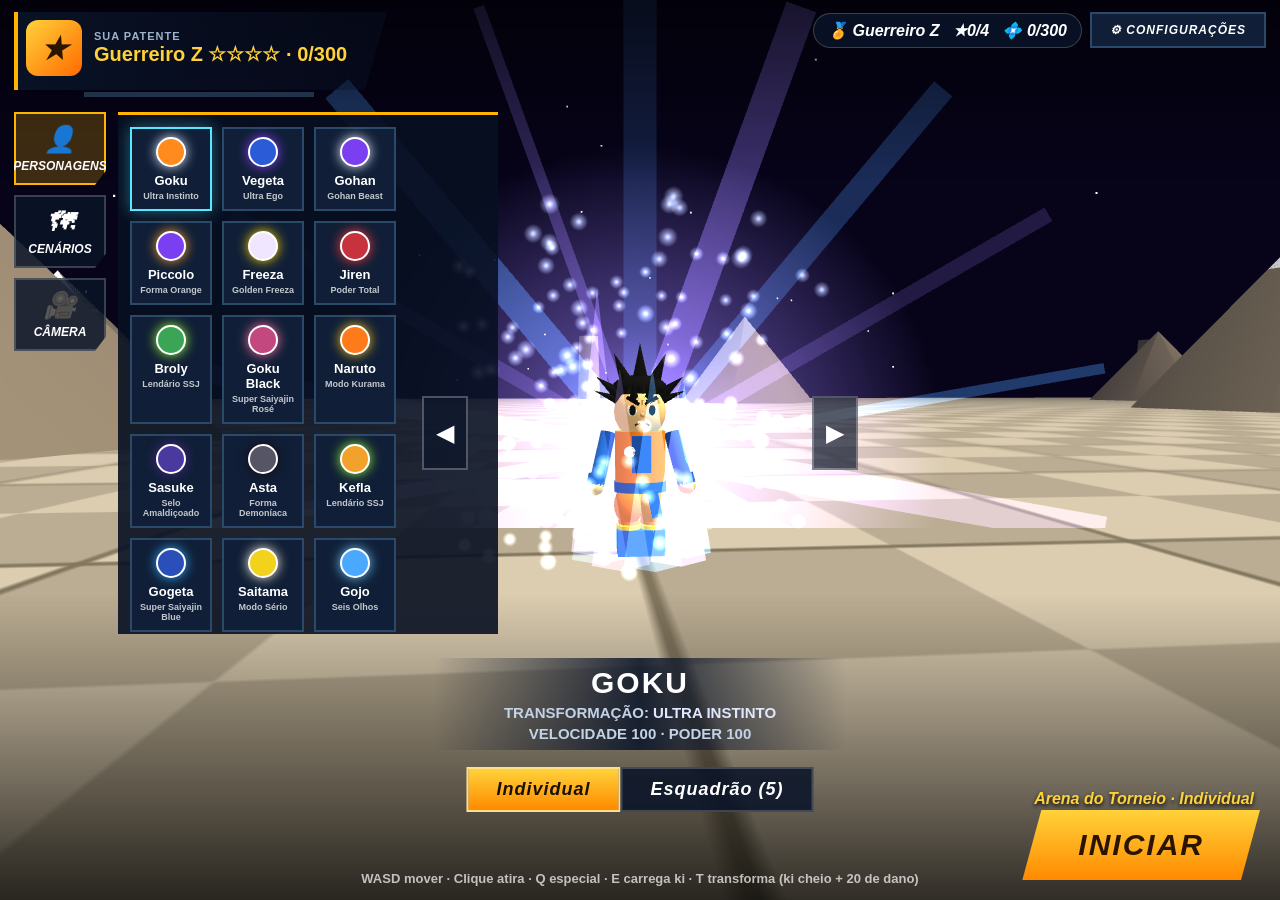
<file: index.html>
<!DOCTYPE html>
<!-- saved from url=(0092)https://4a681928-9f82-4ae0-ad4b-dd89c631c37a.frame.claudeusercontent.com/_f/1793658716-8a2f/ -->
<html lang="pt-BR" data-theme="dark" style="color-scheme: dark;"><head><meta http-equiv="Content-Type" content="text/html; charset=UTF-8"><!-- frame-runtime --><script>window.__FRAME_PREAMBLE={"v":1,"cred":"cookie","capabilities":{"artifact":"artifact.CVa6a1-R.js","assets":"assets.DG69nuOE.js","comments":"comments.BnsN5UXJ.js","db":"db.CCPy_cYa.js","desktop":"desktop.DuQm2Hig.js","dictation":"dictation.C9bJoIZV.js","downloads":"downloads.BLg1QCW0.js","embed":"embed.DL8CVLpf.js","endpoints":"endpoints.Cgd32w2P.js","files":"files.BWjhUR2a.js","mcp":"mcp.RT0IhfK0.js","network":"network.B5UA9Su4.js","paste":"paste.BXT-6GsY.js","permissions":"permissions.YN66judO.js","reads":"reads.Ch7Jwxh7.js","room":"room.DcZfm17Q.js","sample":"sample.DwGzO02I.js","self":"artifact.CVa6a1-R.js","tts":"tts.DT7xqCtz.js","user":"user.DWCNmu2k.js"},"transforms":"_transforms.Das7Hqys.js","comments":"_comments.BA-4Fjvp.js","translate":"_translate.DnEmLa3t.js","ldx":"_ldx.CwGHU7dr.js"}                                                                                                                                                                        </script><script>(function(){"use strict";function pr(t){return t==="cookie"||t==="query"?t:void 0}function mr(t){return typeof t=="number"&&Number.isSafeInteger(t)&&t>0?t:void 0}var so=3e5;function vr(t,e){try{const r=t("navigation")[0],n=[r.responseStart,r.redirectEnd-r.redirectStart,r.domContentLoadedEventStart,e(),r.connectEnd-r.domainLookupStart,r.responseStart-r.requestStart];r.requestStart>0||(n.length=4);for(let a=0;a<n.length;a++)if(n[a]>=0&&n[a]<=3e5)n[a]=n[a]|0;else{if(a<4)return;n.length=4}return n}catch{return}}var _r=["light","dark","system"],yr=/^[A-Za-z0-9_-]{1,64}$/,Ot=/^[a-zA-Z_:][a-zA-Z0-9_:.-]{0,127}$/,gr=new Set(["class","hidden","value","checked","style","title","alt","placeholder","lang","dir","role","tabindex","disabled","readonly","contenteditable","open","colspan","rowspan"]);function wr(t){const e=t.toLowerCase();return e.startsWith("data-")||e.startsWith("aria-")||gr.has(e)}var Pt="data-ldx-props";function br(t,e){if(e.toLowerCase()===Pt)return!0;const r=t.getAttribute(Pt);if(r===null)return!1;try{const n=JSON.parse(r);if(n===null||typeof n!="object"||Array.isArray(n))return!0;const a=e.toLowerCase();return Object.keys(n).some(s=>s.toLowerCase()===a)}catch{return!0}}var io="http://www.w3.org/1999/xhtml",Er="http://www.w3.org/2000/svg",Sr=new Set(["script","style","iframe","noscript","noframes","noembed","xmp","plaintext","template","title","textarea","object","embed"]),kr=new Set(["script","style"]);function Ar(t){const e=t.localName.toLowerCase();return t.namespaceURI==="http://www.w3.org/1999/xhtml"?!Sr.has(e):t.namespaceURI===Er?!kr.has(e):!1}function at(t,e){return t===e||(t===160||t===32)&&(e===160||e===32)}function Rr(t,e){const r=t.length,n=e.length;let a=0;for(;a<r&&a<n&&at(t.charCodeAt(a),e.charCodeAt(a));)a++;let s=0;for(;s<r-a&&s<n-a&&at(t.charCodeAt(r-1-s),e.charCodeAt(n-1-s));)s++;return{p:a,s}}function Tr(t,e){const r=t.firstChild;if(t.childNodes.length!==1||r===null||r.nodeType!==Node.TEXT_NODE){t.textContent=e;return}const n=r.data,a=n.length,s=e.length,{p:l,s:u}=Rr(n,e);l===a&&u===0&&a===s||r.replaceData(l,a-l-u,e.slice(l,s-u));const A=r.data,E=t.ownerDocument.getSelection?.()??null,v=E!==null&&E.rangeCount>0&&(E.anchorNode===r||E.focusNode===r)?{anchor:E.anchorNode,anchorOffset:E.anchorOffset,focus:E.focusNode,focusOffset:E.focusOffset}:null;let h=-1,R=-1;for(let g=0;g<A.length&&g<e.length;g++){const O=A.charCodeAt(g),S=e.charCodeAt(g);O!==S&&at(O,S)&&(h<0&&(h=g),R=g)}const M=h>=0;if(M&&r.replaceData(h,R-h+1,e.slice(h,R+1)),M&&v!==null&&v.anchor!==null&&v.focus!==null)try{E.setBaseAndExtent(v.anchor,v.anchorOffset,v.focus,v.focusOffset)}catch{}}var Lr=new Set(["html","head","body","frameset"]);function Or(t){return t.namespaceURI==="http://www.w3.org/1999/xhtml"&&Lr.has(t.localName)}function Pr(t){if(t===null||typeof t!="object")return!1;const e=t;if(typeof e.target!="string"||!yr.test(e.target)||e.text!==void 0&&typeof e.text!="string")return!1;if(e.attrsSet!==void 0){if(e.attrsSet===null||typeof e.attrsSet!="object")return!1;for(const[r,n]of Object.entries(e.attrsSet))if(!Ot.test(r)||typeof n!="string")return!1}if(e.attrsRemoved!==void 0){if(!Array.isArray(e.attrsRemoved))return!1;for(const r of e.attrsRemoved)if(typeof r!="string"||!Ot.test(r))return!1}return!0}function Mr(t,e){if(t===null||typeof t!="object")return!1;const{seq:r,elements:n}=t;if(typeof r!="number"||!Number.isSafeInteger(r)||!Array.isArray(n)||n.length===0||n.length>64)return!1;for(let a=0;a<n.length;a++)if(!e(n[a]))return!1;return!0}function Nr(t){return t===null||typeof t!="object"?!1:Mr(t.__frame_patch,Pr)}function Cr(t){if(t===null||typeof t!="object")return!1;const e=t.__frame_init;return e!==null&&typeof e=="object"}function Fr(t){return t!==null&&typeof t=="object"&&t.__frame_size_poke===!0}function Hr(t){if(t===null||typeof t!="object")return!1;const e=t.__frame_host_visible;return e!==null&&typeof e=="object"&&typeof e.visible=="boolean"}function Ir(t){if(t===null||typeof t!="object")return!1;const e=t.__frame_theme;if(e===null||typeof e!="object")return!1;const r=e.theme;return typeof r=="string"&&_r.includes(r)}var jr=["ok","empty","snapshot_error","snapshot_timeout","unclonable","oversize","unavailable","restore_error","withheld"],xr=["TypeError","RangeError","ReferenceError","SyntaxError","DataCloneError","QuotaExceededError","AbortError","TimeoutError","SecurityError","Error","other"];function Dr(t){return typeof t=="string"&&xr.includes(t)?t:"other"}var Br=Object.freeze({until:null,now:!1}),qr="__claude_hot",Ur="__claude_hot_in",Kr=/^__claude_hot(?:_in)?(?::|$)/,Mt=/^[0-9a-z]{1,32}$/,st=t=>t===void 0?qr:"__claude_hot:"+t,Me=t=>t===void 0?Ur:"__claude_hot_in:"+t;function $r(t,e){const r=[];for(let n=0;n<t.length;n++){const a=t.key(n);a!==null&&a!==e&&Kr.test(a)&&r.push(a)}for(const n of r)t.removeItem(n)}function zr(t){let e=null;try{e=q(JSON.parse(t)?.hot)}catch{return null}return e===null||typeof e.k!="string"||!Mt.test(e.k)?null:ve(e.g)?{k:e.k,g:e.g}:{k:e.k}}var lo=262144,Gr=3e3,Wr=5e3,Nt=/^[a-z0-9._:-]{1,64}$/,Vr=["none","hot-restart","hard-reload"],Xr=["asset","doc","added","removed"],Yr=1500,Jr=/^[0-9a-f]{64}$/;function q(t){return t!==null&&typeof t=="object"?t:null}function ve(t){return typeof t=="number"&&Number.isInteger(t)&&t>=0&&t<2**31}function Ct(t){return t===void 0||typeof t=="number"&&Number.isFinite(t)}function Zr(t){return t===void 0||typeof t=="string"&&Nt.test(t)}function Ft(t){const e=q(t);return e!==null&&(e.until===null||typeof e.until=="number"&&Number.isFinite(e.until))&&typeof e.now=="boolean"}function it(t){const e=q(t);return e!==null&&typeof e.ver=="string"&&e.ver.length<=128&&Ct(e.seq)&&typeof e.handoff=="string"&&jr.includes(e.handoff)&&Zr(e.note)}function Ht(t){const e=q(t);return e!==null&&ve(e.gen)&&(e.phase==="final"||e.phase==="pending")&&(e.from===null||it(e.from))}function Qr(t){const e=q(t);return e!==null&&e.kv===1&&ve(e.gen)&&it(e.from)&&Object.hasOwn(e,"data")}function en(t){const e=q(t);return e!==null&&e.__frame_hot_snapshot===!0&&ve(e.gen)&&typeof e.timeoutMs=="number"&&e.timeoutMs>=0&&e.timeoutMs<=6e4&&(e.handoff===void 0||typeof e.handoff=="boolean")&&(e.deadline===void 0||Ft(e.deadline))&&Ct(e.seq)&&(e.note===void 0||typeof e.note=="string")&&(e.key===void 0||typeof e.key=="string")}function tn(t){const e=q(t);return e!==null&&e.__frame_hot_start===!0&&ve(e.gen)&&it(e.from)}function rn(t){return typeof t=="string"&&t.length>=1&&t.length<=128}function It(t){return q(t)!==null&&!Array.isArray(t)}function nn(t){const e=q(t);return e!==null&&e.__frame_cap_grant===!0&&typeof e.cap=="string"&&rn(e.ver)&&(e.grant===void 0||It(e.grant))&&(e.budgets===void 0||It(e.budgets)&&Object.values(e.budgets).every(Number.isFinite))&&(e.brokerGen===void 0||ve(e.brokerGen))}function on(t){const e=q(t);return e!==null&&e.__frame_cap_rewired===!0&&(e.caps===void 0||Array.isArray(e.caps)&&e.caps.every(r=>typeof r=="string"))&&(e.brokerGen===void 0||ve(e.brokerGen))}function We(t){const e=q(t);return e!==null&&typeof e.ver=="string"&&e.ver.length<=128&&Number.isFinite(e.seq)}function jt(t){if(t==null||typeof t=="string")return!0;const e=q(t);return e!==null&&typeof e.doc=="string"&&typeof e.profile=="string"}function an(t){const e=q(t);return e!==null&&typeof e.path=="string"&&Xr.includes(e.kind)&&jt(e.from)&&jt(e.to)}function sn(t){return t===null?null:Object.freeze(t.filter(an))}function ln(t){const e=q(t);return e!==null&&e.__frame_hot_update===!0&&Number.isFinite(e.id)&&We(e.from)&&We(e.to)&&(e.changed===null||Array.isArray(e.changed))&&Vr.includes(e.required)&&Ft(e.deadline)&&typeof e.verdictTimeoutMs=="number"&&e.verdictTimeoutMs>=0&&e.verdictTimeoutMs<=6e4&&(e.preflight===void 0||typeof e.preflight=="string"&&Jr.test(e.preflight))}function cn(t){const e=q(t);return e!==null&&e.__frame_hot_readdress===!0&&We(e.from)&&We(e.to)}var _e=/^[\w.-]+\.js$/;function un(t,e,r){return r?"inert":typeof e=="string"&&_e.test(e)?t?[e]:"inert":t?"inert":"framed"}var xt=Object.freeze({[Symbol("claude.hot.restart")]:!0});function Dt(t,e){let r;try{r=t??sessionStorage}catch{return null}const n=st(e?.k),a=Me(e?.k);let s=null;try{s=r.getItem(n)}catch{}try{r.removeItem(n)}catch{}try{$r(r,a)}catch{}let l=null;if(s!==null&&!(e!==null&&e.g===void 0))try{const u=JSON.parse(s);Qr(u)&&(e===null||u.gen===e.g)&&(l=u)}catch{}if(l===null)try{r.removeItem(a)}catch{}return l}function Bt(){const t=/^\/_f\/([^/]{1,128})\//.exec(location.pathname);return t?t[1]:""}var fn=/^[^/\\?#]{1,128}$/,lt=t=>fn.test(t)&&t!=="."&&t!=="..";function qt(t,e,r){const n=new URL(t),a="/_f/"+e+"/";if(!e||!n.pathname.startsWith(a)||!lt(r))return null;const s=n.search.slice(1).split("&").filter(l=>!/^__frame_t(?:=|$)/.test(l)).join("&");return n.origin+"/_f/"+r+"/"+n.pathname.slice(a.length)+(s?"?"+s:"")+n.hash}var Ve="{}";function Ne(t){if(!t)return null;const e={ver:t.ver,handoff:t.handoff};return t.seq!==void 0&&(e.seq=t.seq),t.note!==void 0&&(e.note=t.note),e}function Ut(t,e){return t!==null&&t.note===void 0&&e?.note!==void 0?{...t,note:e.note}:t}function Kt(t){const e=t?.k;return e!==null&&typeof e=="object"?e:void 0}function dn(t,e,r,n=null){const a=setTimeout,s=clearTimeout,l=queueMicrotask,u=performance.now.bind(performance),A=new TextEncoder;let E=null,v=null;try{E=history,v=E.replaceState.bind(E)}catch{}const h=(...o)=>{try{console.warn(...o)}catch{}};let R=Bt(),M=null;try{M=sessionStorage}catch{}const g={storage:M,fetch:typeof fetch=="function"?fetch.bind(globalThis):null,entry:location.origin+location.pathname+location.search,ver:R,priors:[],key:n?.k};let O=n?.k;const S=typeof requestAnimationFrame=="function"?requestAnimationFrame:o=>a(()=>o(u()),16);let p=e?.data??{},B=Ne(e?.from),z=e?.gen??0,G=e!==null,J=!1,W=!1,D=null,T=!1;const x=new AbortController;let V=null,j=null,ne=null,ge=!1,se=()=>{};const X=new Promise(o=>{se=o});let we=!1,Qe=!1,Ae=!1,c,m=null,w=!1,N=!1,H=!1,U=!1,K=!1,oe=!1;const le=o=>{for(const f of[st(o),Me(o)])try{M?.removeItem(f)}catch{}},$=(o,f)=>{try{f!==null&&r.post(o,f)}catch{}},be=()=>K||=H&&(j===null||U),ie=()=>{const o={__frame_hot:!0,ready:j!==null,accept:ne!==null,demand:!0};oe=!K,oe&&(o.booting=!0),we&&(o.readData=!0),Ae&&(o.threw=!0),m?.assess&&(o.preflight=!0),$(o,D)};let xe=!1,De=!1,me=!1,Be=!1;const ce=()=>{xe||!T||me||(xe=!0,$({__frame_reveal_hold:!0},"*"))},Re=()=>new Promise(o=>{let f,d=0;const y=C=>{if(f===void 0)f=C;else if(C!==f||++d>=8){o();return}try{S(y)}catch{o()}};try{S(y)}catch{o()}}),qe=()=>{me=!0,$({__frame_reveal_ready:!0},"*")},Ue=o=>{De||(De=!0,o.then(f=>{if(f===!1)return;let d=null;try{d=m?.settle?.()??null}catch{}return(d===null?Re():new Promise(y=>{a(y,50),Promise.resolve(d).then(y,y)}).then(Re)).then(qe)}))},Ke=()=>{if(Be||!me)return;Be=!0;const o=()=>{try{m?.afterReveal?.()}catch{}};o(),Re().then(()=>{o(),qe()})},Ee=(o=!1)=>{if(ge||j===null||!G||!W)return;ge=!0;const f=j,d=p;l(()=>{let y;try{y=f(d)}catch(F){throw se(!1),F}let C=!1;try{C=typeof y?.then=="function"}catch{}if(!C){se(!0);return}Promise.resolve(y).then(()=>se(!0),F=>{se(!1),l(()=>{throw F})})}),Ue(o?X:r.dcl.then(()=>X))},Se=o=>typeof o=="string"&&Nt.test(o)?o:void 0,$e=o=>{const f={__frame_hot_restart:!0},d=Se(o?.note);d!==void 0&&(f.note=d),o?.required==="hard-reload"&&(f.required="hard-reload"),$(f,D)},et=Object.freeze({get data(){return W||(Qe=!0),!G&&!we&&(we=!0,W&&ie()),p},get from(){return B},get gen(){return z},signal:x.signal,snapshot(o){typeof o=="function"&&(V=o)},ready(o){typeof o!="function"||j!==null||(j=o,ce(),ie(),J&&$({__frame_hot_ready:!0,gen:z},D),Ee())},accept(o){typeof o=="function"&&(ne=o,ie())},restart(o){const f={note:o?.note,required:o?.required};if(W){$e(f);return}const d=c;c={note:Se(d?.note)??f.note,required:d?.required==="hard-reload"||f.required==="hard-reload"?"hard-reload":void 0}}});let ae=null,Te=()=>{};const tt=new Promise(o=>{Te=o});let Et=null;const ze=()=>Et??=r.dcl.then(()=>{let o=!1;try{o=ae!==null&&ae.expect()}catch{}if(!o)return;const f=ae.maxMs;return new Promise(d=>{tt.then(d),a(d,f)})}),Ge=()=>{if(!w||N||m===null)return;N=!0;const o=m;ze().then(()=>{try{me||o.afterStart(Kt(e),!1)}catch{}})},i=o=>{e!==null&&Qe&&(we=!0),p={},B=null,z=0;try{M?.removeItem(Me(n?.k))}catch{}e!==null&&!o&&Ue(r.dcl.then(()=>j!==null?X:void 0))},_=()=>{w=!0,Ue(ze().then(()=>j!==null?X:void 0)),Ge()};try{addEventListener("error",()=>{Ae||j!==null||(Ae=!0,ie())})}catch{}const b=()=>{a(()=>{!K&&be()&&oe&&ie()},0)};try{H=document.readyState==="complete",H||addEventListener("load",()=>{H=!0,b()},{once:!0})}catch{H=!0}be(),X.then(()=>{U=!0,b()});let k=-1,te,Y,Z=!0,St=!1,kt,rt=null;const At=o=>{const f=rt===null;rt=Z&&o[0]!=="withheld"?o:["withheld",o[1],Ve];let d=o[0];if(Z&&d!=="withheld"){const C={ver:R,handoff:d};te!==void 0&&(C.seq=te),Y!==void 0&&(C.note=Y);try{if(M===null)throw new Error("no storage");M.setItem(st(O),'{"kv":1,"gen":'+k+',"from":'+JSON.stringify(C)+(kt!==void 0?',"k":'+JSON.stringify(kt):"")+',"data":'+(d==="ok"?o[2]:Ve)+"}")}catch{d="unavailable"}}else{d="withheld",le(O);try{m?.release?.()}catch{}}const y={__frame_hot_snapshotted:!0,gen:k,handoff:d,bytes:o[1]};o[3]!==void 0&&(y.errName=o[3]),$(y,D),f&&(d==="snapshot_error"||d==="unclonable"||d==="oversize")&&h("claude.hot: snapshot",d,o[3])},Le=o=>{try{return Dr(o?.name)}catch{return"other"}},Oe=(o,f,d=0)=>At(f===void 0?[o,d,Ve]:[o,d,Ve,Le(f)]),Jn=o=>{if(o.gen<=k)return;const f=k>=0;if(k=o.gen,te=o.seq,Y=Se(o.note),typeof o.key=="string"&&Mt.test(o.key)&&o.key!==O&&(le(O),O=o.key),Z&&=o.handoff!==!1,f){rt!==null?At(rt):St&&$({__frame_hot_held:!0,gen:k},D);return}x.abort();const d=Object.freeze({handoff:Z,timeoutMs:o.timeoutMs,deadline:o.deadline??Br}),y=V,C=()=>{if(Z)try{kt=m?.capture()}catch{}if(y===null){Oe("empty");return}let L=!1;const Q=a(()=>{L||(L=!0,Oe("snapshot_timeout"))},Math.max(0,d.timeoutMs));Promise.resolve().then(()=>y(d)).then(Pe=>{if(L)return;L=!0,s(Q);let ue;try{ue=JSON.stringify(Pe)}catch(Rt){Oe("unclonable",Rt);return}if(typeof ue!="string"){Oe("unclonable");return}let fe=ue.length;try{fe=A.encode(ue).length}catch{}if(fe>262144){Oe("oversize",void 0,fe);return}At(["ok",fe,ue])},Pe=>{L||(L=!0,s(Q),Oe("snapshot_error",Pe))})};let F=null;try{F=m?.holdForIme()??null}catch{}if(F===null)C();else{St=!0,$({__frame_hot_held:!0,gen:k},D);const L=()=>{St=!1,C()};F.then(L,L)}},Zn=o=>{if(!J||G||j===null||o.gen!==z)return;let f=null;try{f=Dt(M,n&&{k:n.k,g:o.gen})}catch{}if(f!==null&&f.gen!==o.gen){f=null;try{M?.removeItem(Me(n?.k))}catch{}}p=f?.data??{},B=Ut(Ne(f?.from??o.from),Ne(o.from)),f!==null&&(z=f.gen),G=!0,J=!1;const d=Kt(f);X.then(y=>{try{y&&m?.afterStart(d,!0)}catch{}}),Ee(!0)},ur=o=>{const f=R,d=g.entry;let y="",C,F=null;try{if(y=location.href,C=E.state,F=qt(y,f,o),F!==null)if(v(C,"",F),location.pathname.startsWith("/_f/"+o+"/"))F=location.href;else return{failed:"navigate event canceled"}}catch(L){return{failed:Le(L)}}R=g.ver=o,g.priors.push(f)>8&&g.priors.splice(1,1);try{g.entry=qt(d,f,o)??d}catch{}return[F,f,d,y,C]},Qn=({from:o,to:f})=>{let d,y;if(!lt(f.ver))d="adopt_failed",y="not a version path segment";else if(f.ver===R)d="adopted";else if(!R||o.ver!==R)d="stale";else{const F=ur(f.ver);"failed"in F?(d="adopt_failed",y=F.failed):d=F[0]===null?"adopt_skipped":"adopted"}y!==void 0&&h(`claude.hot: could not move this page's URL to its new version folder /_f/${f.ver}/ (${y})`);const C={__frame_hot_readdressed:!0,to:f.ver,at:R,outcome:d};$(C,D)};let nt=0;const eo=o=>{const f=ne;if(f===null||o.id<=nt)return;nt=o.id;const d=m?.assess;if(o.preflight===void 0||d===void 0){fr(o,f);return}let y=!1;const C=Q=>{y||(y=!0,s(L),o.id===nt&&fr(o,f,Q))},F=()=>C(d.timeout(o)),L=a(F,Yr+100);d.run(o,window).then(C,F)},fr=(o,f,d)=>{let y,C=!1,F=!1,L,Q,Pe=null;const ue=I=>{if(F)return!1;if(L!==void 0&&L!==I)return h(`claude.hot: u.${I}() ignored - u.${L}() was called first`),!1;const de=L===void 0;return L=I,de},fe=I=>{L="restart",h(`claude.hot: ${I} - restarting`)},Rt=()=>{if(!ue("adopt")||o.id!==nt)return;const I=o.to.ver;if(ot.required!=="none"){fe(`u.adopt() needs required 'none', it is '${ot.required}'`);return}if(!lt(I)){fe("u.adopt() cannot address this version");return}if(!R||I===R)return;const de=ur(I);if("failed"in de){Q="adopt_failed",fe(`adopt_failed ${de.failed}; URL not changed`);return}const[re,Lt,no,hr,oo]=de;re===null?(Q="adopt_skipped",h(`claude.hot: adopt_skipped - page already left /_f/${Lt}/; URL not changed, update still applied`)):Q="adopted",Pe=()=>{if(R===I){if(re!==null)try{if(location.href!==re)h("claude.hot: adopt_revert_skipped - update not applied; URL left where the page navigated");else{if(v(oo,"",hr),location.href!==hr){h("claude.hot: adopt_revert_failed navigate event canceled - URL still at the new version");return}Q="adopt_reverted",h("claude.hot: adopt_reverted - adopt() was called but the handler threw; URL restored")}}catch(ao){h(`claude.hot: adopt_revert_failed ${Le(ao)} - URL still at the new version`);return}R=g.ver=Lt,g.entry=no,g.priors[g.priors.length-1]===Lt&&g.priors.pop(),re===null&&(Q=void 0)}}},ot=Object.freeze({from:{ver:o.from.ver,seq:o.from.seq},to:{ver:o.to.ver,seq:o.to.seq},changed:sn(o.changed),required:o.required,deadline:o.deadline,adopt:Rt,defer(){return ue("defer")&&ot.deadline.now&&fe("u.defer() past the deadline"),xt},restart(I){return ue("restart"),L==="restart"&&!F&&(y??=Se(I?.note),C||=I?.required==="hard-reload"),xt},...d?.update}),to=(I,de)=>{F=!0,I==="threw"?(Pe?.(),y??=Le(de).toLowerCase()):L===void 0&&h(I==="timeout"?"claude.hot: accept handler did not answer in time - restarting":"claude.hot: accept handler settled without defer/restart/adopt - restarting");const re={__frame_hot_verdict:!0,id:o.id};re.verdict=I==="threw"||L===void 0||L==="restart"?"restart":L==="adopt"?"applied":"deferred",re.verdict==="restart"&&(C&&(re.required="hard-reload"),y!==void 0&&(re.note=y)),Q!==void 0&&(re.verdict==="applied"||Q!=="adopted")&&(re.adopt=Q),$(Object.assign(re,d?.verdict),D)};let dr=!1;const Tt=(I,de)=>dr?!1:(dr=!0,s(ro),to(I,de),!0),ro=a(()=>Tt("timeout"),o.verdictTimeoutMs);Promise.resolve().then(()=>f(ot)).then(()=>Tt("settled"),I=>{!Tt("threw",I)&&L==="adopt"&&$e({note:Le(I).toLowerCase()}),h("claude.hot: accept",Le(I))})};try{t.hot===void 0&&Object.defineProperty(t,"hot",{value:et,writable:!1,configurable:!1,enumerable:!1})}catch{}return{hot:et,boot:g,afterConnect(){T=!0,(e!==null||j!==null)&&ce()},onInit(o,f){D=f,W=!0;const d=Ht(o)?o:null;d?.phase==="final"&&e!==null&&e.gen===d.gen?(G=!0,B=Ut(B,Ne(d.from)),_()):(J=d?.phase==="pending",i(J),G=!J,z=d?.gen??0,B=Ne(d?.from)),ie(),oe&&a(()=>{K||(K=!0,ie())},Wr),J&&j!==null&&$({__frame_hot_ready:!0,gen:z},f),c!==void 0&&($e(c),c=void 0),Ee()},onNoInit(){W=!0,i(!1),G=!0,Ee()},onShell(o){return o?.__frame_revealed===!0?(Ke(),!1):en(o)?(Jn(o),!0):tn(o)?(Zn(o),!0):ln(o)?(eo(o),!0):cn(o)?(Qn(o),!0):!1},attachExtras(o){m=o,Ge(),o.assess&&ie()},inSlot:()=>Me(O),hydration(o,f){ae??={expect:o,maxMs:f}},hydrated(){Te()},carried(){return G?p:{}},presented:()=>me}}var co="frame_ldx_runtime",hn="frame_ldx_build",uo="script#an-form",pn=256;function ct(t,e,r){for(const n of t)r(n)&&t.delete(n);t.size>=pn&&!t.has(e)&&t.delete(t.values().next().value),t.add(e)}function Ce(t,e,r,n){try{const a=t[e];if(typeof a!="function")return;t[e]=function(...s){if(n){let u;try{u=n(this)}catch{}if(u!==void 0)return u}const l=a.apply(this,s);try{r?.(this)}catch{}return l}}catch{}}var mn=()=>{},ut;function vn(){if(ut)return ut;const t={media:new Set,contexts:new Set,wakeLocks:new Set,gate:null,refuse:null,onStart:null,onStop:null};ut=t;const e=l=>t.gate?.(l),r=l=>{t.onStop?.(l)},n=window.HTMLMediaElement?.prototype;n&&(Ce(n,"play",l=>{ct(t.media,l,u=>u.paused),t.onStart?.(l)},e),Ce(n,"pause",r));const a=window.AudioContext,s=window.AudioNode?.prototype;a&&s&&(Ce(s,"connect",l=>{const u=l.context;u instanceof a&&(ct(t.contexts,u,A=>A.state==="closed"),t.onStart?.(u))}),Ce(a.prototype,"resume",void 0,e),Ce(a.prototype,"suspend",r));try{const l=window.WakeLock?.prototype,u=l?.request;l&&typeof u=="function"&&(l.request=function(...A){if(t.refuse)return t.refuse();const E=u.apply(this,A);return Promise.resolve(E).then(v=>{ct(t.wakeLocks,v,h=>h.released),t.onStart?.(v)},mn),E})}catch{}return t}function _n(t){let e=window;for(let r=0;e.parent&&e.parent!==e&&r<8;r++)if(e=e.parent,t(e))return!0;return!1}function yn(){let t=null;const e=()=>t??parent,r=n=>t?n===t:_n(a=>a===n);return{post(n,a){if(t){e().postMessage(n,a);return}let s=parent;for(let l=0;l<8&&(s.postMessage(n,a),!(!s.parent||s.parent===s));l++)s=s.parent},on(n){const a=s=>{const l=s.source;r(l)&&n(s.data,s.origin,s.isTrusted,()=>{t??=l})};return addEventListener("message",a),()=>removeEventListener("message",a)},port:n=>({post(a,s){if(s?.activation){e().postMessage(a,{targetOrigin:n,includeUserActivation:!0});return}if(s?.transfer){e().postMessage(a,n,s.transfer);return}e().postMessage(a,n)},on(a,s){const l=u=>{r(u.source)&&u.origin===n&&a(u.data,u)};return addEventListener("message",l,s),()=>removeEventListener("message",l,s)}})}}function gn(){const t={post:()=>{},on:()=>()=>{}};return{...t,port:()=>t}}var wn=500,bn=2e4,En="data-token-reads",Sn="data-frame-refused-watch",kn="data-frame-unsupported",An=/(?:^|\s)stylesheet(?:\s|$)/i;function Rn(t,e){let r="";if(t instanceof HTMLScriptElement?r=t.src:t instanceof HTMLLinkElement&&An.test(t.rel)&&(r=t.href),!r)return null;try{const n=new URL(r);return n.origin===location.origin&&n.pathname.startsWith(e)?n.origin+n.pathname:null}catch{return null}}function Tn(t,e,r){if(!t||e!=="query")return;const n="/_f/"+t+"/";document.documentElement.setAttribute(Sn,"");const a=location.href,s=fetch,l=setTimeout,u={method:"HEAD",cache:"no-store",credentials:"same-origin"},A=g=>g.ok||g.status===304;let E=!1,v=!1;const h=()=>removeEventListener("error",M,!0),R=async g=>{const O=await s(g,u);if(A(O))v=!0;else if(O.status===403){const S=await s(a,u);if(A(S)){const p=(await s(g,u)).status;p===403?(v=!0,document.documentElement.setAttribute(kn,""),r()):p<500&&(v=!0)}else S.status>=400&&S.status<500&&(v=!0)}},M=g=>{if(v||E)return;if(document.documentElement.hasAttribute(En)){v=!0,h();return}const O=Rn(g.target,n);O&&(E=!0,l(()=>{R(O).catch(()=>{}).finally(()=>{E=!1,v&&h()})},wn))};addEventListener("error",M,!0),addEventListener("load",h,{once:!0}),l(h,bn)}var $t="__frame_scroll",zt="__frame_scroll_framed",Ln=150,On=310,Pn=160,Mn=3e4,Gt="p,h1,h2,h3,h4,h5,h6,li,pre,blockquote,tr,dt,dd,figcaption,summary",Wt=()=>innerWidth<=On&&innerHeight<=Pn,Vt=t=>{const e=document.createTreeWalker(t,NodeFilter.SHOW_TEXT);let r="";for(;r.length<600&&e.nextNode();)r+=e.currentNode.nodeValue.slice(0,600-r.length);const n=r.replace(/\s+/g," ").trim().slice(0,120);let a=2166136261;for(let s=0;s<n.length;s++)a=Math.imul(a^n.charCodeAt(s),16777619);return n.length>11?a>>>0||1:0},Xt=t=>{for(let e=t;e&&e!==document.scrollingElement;e=e.parentElement){const r=getComputedStyle(e).position;if(r==="fixed"||r==="sticky"||e!==t&&e.scrollTop)return!1}return!0},Nn=()=>{const t=[],e=[];try{for(let r=0;r<16;r++){const n=document.elementFromPoint(innerWidth/(r%2?4:2),innerHeight*(r>>1)/8+1);let a=n?.closest(Gt)??n;for(;a&&!a.matches(Gt)&&![...a.childNodes].some(l=>l.nodeType===3&&l.nodeValue?.trim());)a=a.parentElement;const s=a&&!e.includes(a)?Vt(a):0;s&&!t.some(l=>l[0]===s&&l[2]===a.tagName)&&Xt(a)&&(e.push(a),t.push([s,Math.round(a.getBoundingClientRect().top),a.tagName]))}}catch{}return t.sort((r,n)=>+(r[1]<0)-+(n[1]<0)),t.length?t.slice(0,3):void 0},Cn=t=>{try{for(const[e,r,n]of t.a??[]){const a=document.getElementsByTagName(n);let s;for(let u=0;u<a.length&&a.length<5e3;u++)Vt(a[u])===e&&(s=s===void 0||s?.contains(a[u])?a[u]:null);const l=s?.getBoundingClientRect();if(l?.height&&s.checkVisibility?.()!==!1&&Xt(s)&&isFinite(r))return Math.max(0,Math.round(scrollY+l.top-r))}}catch{}return t.y};function Fn(){try{const t=location.ancestorOrigins;return t&&(origin==="null"||t[0]!==origin)?{frame:null}:{frame:frameElement??null,nested:t&&t[1]===origin}}catch{return{frame:null}}}function Hn(){const{frame:t,nested:e}=Fn(),r=t!==null,n=()=>{try{return t.inert===!0||(e??!!t?.ownerDocument.defaultView?.frameElement)}catch{return!0}};let a;const s=()=>{if(a===void 0)try{a=location.pathname.replace(/^\/_f\/[^/]{1,128}\//,"")}catch{a=null}return a};let l=0,u=!1,A=!1,E=!1,v={y:0},h=null;const R=T=>{try{if(!r){sessionStorage.setItem($t,JSON.stringify(T));return}const x=s();x!==null&&!n()&&sessionStorage.setItem(zt,JSON.stringify({...T,p:x}))}catch{}},M=T=>{if(clearTimeout(l),h===null)return;const x=h;h=null,R({y:x,a:T&&x>0?Nn():void 0})},g=()=>{if(u){u=!1;return}A=!0,h=scrollY,clearTimeout(l),l=setTimeout(M,Ln,!0)};try{addEventListener("scroll",g,{passive:!0}),addEventListener("pagehide",()=>M())}catch{}const O=()=>{if(r&&n())return null;const T=r?zt:$t;let x;try{x=sessionStorage.getItem(T)}catch{return null}if(x===null)return null;let V;try{V=JSON.parse(x)}catch{V=null}const{y:j,a:ne,p:ge}=V??{};if(!(typeof j=="number"&&Number.isFinite(j)&&j>=0)){try{sessionStorage.removeItem(T)}catch{}return null}if(r&&ge!==s())return null;const se=X=>Array.isArray(X)&&typeof X[0]=="number"&&Number.isFinite(X[1])&&typeof X[2]=="string";return{y:j,a:Array.isArray(ne)&&ne.length<4&&ne.every(se)?ne:void 0}};let S=!1,p=-1;const B=T=>{try{const x=scrollY,V=Cn(T);scrollTo({top:V,left:0,behavior:"instant"}),v=Wt()?T:{y:V,a:T.a},E=!0,clearTimeout(l),h=null,R(v),p=scrollY,p!==x&&(u=!0);const j=V!==T.y&&document.readyState!=="complete";(p!==V||j)&&!S&&(S=!0,addEventListener("load",()=>{try{scrollY===p&&B(O()??v)}catch{}},{once:!0}))}catch{}},z=()=>{try{return!!location.hash}catch{return!0}};let G=!1;const J=()=>{try{if(G||!Wt())return;G=!0;const T=Date.now(),x=()=>{try{removeEventListener("resize",x)}catch{}Date.now()-T>Mn||A||z()||B(O()??v)};addEventListener("resize",x)}catch{}};let W=!1,D=!1;return{restore(){if(W)return;if(W=!0,r&&O()===null){R({y:0});return}if(z())return;const T=O();T!==null&&(B(T),J())},promoted(){if(D||(D=!0,z()))return;const T=O();T!==null?(B(T),J()):E&&B(v)}}}function In(t,e,r,n){let a=null;try{a=window.trustedTypes?.createPolicy("frame-runtime",{createScriptURL:A=>A})??null}catch{}const s=window.Worker,l=s?.prototype,u=Object.freeze({Worker:s,workerOn:l?.addEventListener,workerPost:l?.postMessage,workerTerminate:l?.terminate,fetch:window.fetch.bind(window),preventDefault:Event.prototype.preventDefault,now:Date.now,policy:a,origins:e});r(t).then(A=>A?.bootTopLevel?A.bootTopLevel(u,n):n.settle()).catch(()=>n.settle())}var fo="modulepreload",ho=function(t){return"/"+t},po={},mo=function(e){return e.pathname.endsWith(".css")},vo=function(e,r,n){if(r in e)return e[r];const a=n();if(!a){e[r]=void 0;return}const s=a.then(()=>{e[r]=void 0},l=>{throw e[r]=void 0,l});return e[r]=s,s},jn=function(e,r,n){let a=Promise.resolve();function s(l){const u=new Event("vite:preloadError",{cancelable:!0});if(u.payload=l,window.dispatchEvent(u),!u.defaultPrevented)throw l}return a.then(l=>{for(const u of l||[])u.status==="rejected"&&s(u.reason);return e().catch(s)})},xn=window===top,Yt=Object.getOwnPropertyDescriptor(window,"claude"),Xe=un(xn,window.__FRAME_PREAMBLE?.topLevel,Yt?.writable===!1),ft=typeof Xe=="object"&&Xe[0],P=ft?gn():yn();(function(){const t=Object.defineProperty,e=globalThis,r=["RTCPeerConnection","webkitRTCPeerConnection","RTCDataChannel","RTCIceCandidate","RTCSessionDescription","RTCRtpSender","RTCRtpReceiver"];let n=0;for(let a=0;a<r.length;a++){const s=r[a];try{t(e,s,{value:void 0,writable:!1,configurable:!1})}catch{try{delete e[s]}catch{}try{t(e,s,{value:void 0,writable:!1,configurable:!0})}catch{}}typeof e[s]=="function"&&n++}if(n&&Xe==="framed")try{P.post({__frame_rtc_lockdown_failed:n},"*")}catch{}})();var Jt=1e4,Dn=2e3,dt=2e3,ht=Object.freeze([...window.__FRAME_PREAMBLE?.origins??["https://claude.ai","https://preview.claude.ai"]]),Bn="https://*.";function Zt(t){for(const e of ht)if(e.endsWith(":*"))try{const r=new URL(t);if(`${r.protocol}//${r.hostname}:*`===e)return!0}catch{}else if(e.startsWith(Bn)){if(qn(e.slice(10),t))return!0}else if(t===e)return!0;return!1}function qn(t,e){if(!/^[a-z0-9-]+(\.[a-z0-9-]+)+$/.test(t))return!1;let r;try{r=new URL(e)}catch{return!1}if(r.protocol!=="https:"||r.port!==""||r.origin!==e)return!1;const n=r.hostname;if(!n.endsWith(`.${t}`))return!1;const a=n.slice(0,n.length-t.length-1);return/^[a-z0-9-]+$/.test(a)}var Fe=Object.freeze({...window.__FRAME_PREAMBLE?.capabilities}),He=window.__FRAME_PREAMBLE?.transforms,pt=window.__FRAME_PREAMBLE?.comments,mt=window.__FRAME_PREAMBLE?.translate,ye=window.__FRAME_PREAMBLE?.ldx,Ye=pr(window.__FRAME_PREAMBLE?.cred),Qt=(()=>{try{const[t]=performance.getEntriesByType("navigation"),e=t?.serverTiming?.find(r=>r.name==="frame-cred-exp");return e!==void 0&&/^\d{1,15}$/.test(e.description)?mr(Number(e.description)):void 0}catch{return}})();function er(t){return jn(()=>import("/_runtime/"+t),void 0)}var Ie=new Set,tr=setTimeout,Un=fetch,Kn=AbortController,$n=800+800*Math.random(),zn=3e3,Je=null,rr=new Map;function Gn(t,e){let r=rr.get(t);return r||rr.set(t,r=Wn(t,e)),r}function Wn(t,e){if(Je?.has(t))return Promise.resolve("csp");if(navigator.onLine===!1)return Promise.resolve("offline");const r=new Kn;let n=!1;return tr(()=>{n=!0,r.abort()},zn),Un("/_runtime/"+t,{signal:r.signal}).then(a=>(r.abort(),a.ok?/javascript/i.test(a.headers.get("content-type")??"")?e instanceof Error&&/:\d+:\d+\)?$/m.test(e.stack??"")?"eval":"served":"mime":"http"),()=>n?"timeout":Je?.has(t)?"csp":"net")}function he(t){if(!Je){const e=Je=new Set;try{document.addEventListener("securitypolicyviolation",r=>{const n=/\/_runtime\/([^/?#]+)/.exec(r.blockedURI);n&&r.disposition!=="report"&&e.add(n[1])})}catch{}}return er(t).catch(()=>new Promise(e=>tr(e,$n)).then(()=>er(t+"?r=1")).then(e=>(e!==void 0&&Ie.add(t),e)))}function nr(t,e,r){return{contract:t.contract,changes:new Set(t.changes??[]),flags:new Set(t.flags??[]),capabilities:t.capabilities??{},capBudgets:t.capBudgets??{},brokerGen:t.brokerGen,transforms:new Map,shellOrigin:e,shell:r,mount:bt,hooks:Ze,pipe:()=>({wrap:(n,a)=>(...s)=>{try{return a(...s)}catch(l){return Promise.reject(l)}}})}}var ke=null,ee=null;function or(t,e,r){try{Object.defineProperty(t,e,{value:r,writable:!1,configurable:!1,enumerable:!0})}catch{try{Object.defineProperty(t,e,{value:r,writable:!1,configurable:!0,enumerable:!0})}catch{}}}var vt=!1,Ze={editBefore:null,edit:null};function Vn(t,e,r=!1){const n=[];let a;if(r)try{Ze.editBefore?.(t)}catch{}for(const s of t.elements){const l=document.querySelector(`[data-id="${s.target}"]`);if(!l){a=s.target;break}if([...Object.keys(s.attrsSet??{}),...s.attrsRemoved??[]].some(u=>!wr(u)||br(l,u))){a=s.target;break}if(s.text!==void 0&&(!Ar(l)||Or(l))){a=s.target;break}for(const[u,A]of Object.entries(s.attrsSet??{}))if(!sr(l,u)){try{l.setAttribute(u,A)}catch{}ar(l,u,A)}for(const u of s.attrsRemoved??[])sr(l,u)||(l.removeAttribute(u),ar(l,u,null));typeof s.text=="string"&&Tr(l,s.text),n.push(s.target)}if(r)try{Ze.edit?.(t.seq,n,a)}catch{}if(a!==void 0){P.post({__frame_patch_miss:{seq:t.seq}},e);return}try{document.dispatchEvent(new CustomEvent("claude:edit",{detail:{seq:t.seq,targets:n}}))}catch{}}function ar(t,e,r){if(!(t instanceof HTMLInputElement))return;const n=e.toLowerCase();n==="checked"?t.checked=r!==null:n==="value"&&t.type!=="file"&&(t.value=r??"")}function sr(t,e){const r=e.toLowerCase(),n=t;return r==="data-id"||(r==="value"||r==="checked")&&(n.__artifactSecret===!0||/^(password|hidden|file)$/.test(n.type??"")||/(^|\s)(cc-|one-time-code|current-password|new-password)/i.test(`${t.getAttribute("autocomplete")??""} ${n.autocomplete??""}`))}function ir(t){const e=document.documentElement;t==="light"||t==="dark"?(e.dataset.theme=t,e.style.colorScheme=t,vt=!0):vt&&(delete e.dataset.theme,e.style.colorScheme="",vt=!1)}var pe=new Map,lr=(t,e)=>Array.isArray(t)&&t.includes(e),_t=null;function yt(){let t;const e={u:new Promise(r=>{t=r}),r:r=>{e.done=!0,t(r)},done:!1,nulled:!1};return e}function je(t,e){t.nulled=!0,t.ver=e,t.r(null)}function gt(t,e){for(const[r,n]of pe)n.done||(e&&n.asked?e(r,n):je(n,t))}function Xn(){for(const t of pe.values())if(t.asked&&!t.done)return!0;return!1}var Yn=Object.freeze(Object.assign(Object.create(null),{call:Function.prototype.call,apply:Function.prototype.apply,bind:Function.prototype.bind})),wt=!1,bt=(t,e)=>{let r=pe.get(t);if(r?.nulled&&wt)r=yt(),pe.set(t,r);else if(!r||r.done){r?.nulled&&ee&&P.post({__frame_cap_telemetry:{kind:"cap-load-error",cap:t,phase:"install"}},ee);return}const n=typeof e=="function"?Object.setPrototypeOf(e,Yn):Object.assign(Object.create(null),e);typeof n.then=="function"&&delete n.then,r.want=void 0,r.r(Object.freeze(n))};function cr(){const t=Yt?.value??{};or(window,"claude",t);for(const e of Object.keys(Fe)){if(t[e]!==void 0){or(t,e,t[e]);continue}pe.set(e,yt())}if(t.use===void 0){const e=r=>{if(typeof r!="string"||!Object.hasOwn(Fe,r))return Promise.resolve(null);let n=pe.get(r);return n?(_t&&(n.nulled||n.want!==void 0)&&(n=_t(r,n)),n.asked=!0,n.u):Promise.resolve(t[r]??null)};try{Object.defineProperty(t,"use",{value:e,writable:!0,configurable:!0,enumerable:!1})}catch{}}return t}if(Xe==="framed"){let t;const e=He&&_e.test(He)?he(He).catch(c=>{t={f:He,e:c}}):Promise.resolve(void 0),r=c=>{if(c.type==="auxclick"&&c.button!==1)return;const m=c.target,w=m&&m.closest?m.closest("a[href],area[href]"):null;if(!w)return;const N=w.getAttribute("href");if(!N)return;let H;try{H=new URL(N,document.baseURI)}catch{return}if((H.protocol==="http:"||H.protocol==="https:")&&H.origin!==location.origin){c.preventDefault();const U=(w.getAttribute("target")??"").toLowerCase(),K=c.type==="auxclick"||c.metaKey||c.ctrlKey||c.shiftKey||c.altKey||!["","_self","_top","_parent"].includes(U);P.post({__frame_nav:!0,url:H.href,newTab:K},"*")}};addEventListener("click",r,!0),addEventListener("auxclick",r,!0);const n={},a=c=>{c.isTrusted&&(n.pointer=!0)},s=c=>{c.isTrusted&&(n.click=!0)};addEventListener("pointermove",a,{capture:!0,passive:!0}),addEventListener("click",s,{capture:!0,passive:!0});const l={cb:null};addEventListener("keydown",c=>l.cb?.(c),!0);const u={cb:null};addEventListener("keydown",c=>u.cb?.(c));const A=vn();e.then(c=>c?.installEscapeForward?.(l,m=>{ee&&P.post(m,ee)})),e.then(c=>{try{c?.installFocusKeep?.()}catch{}}),e.then(c=>{if(!c?.wireNav)return;const m=P.port("*");c.wireNav(m,()=>p&&Object.hasOwn(p,"nativeNewTab")?p.nativeNewTab:void 0),removeEventListener("click",r,!0),removeEventListener("auxclick",r,!0),removeEventListener("pointermove",a,!0),removeEventListener("click",s,!0),c.wireEngagement?.(n,m,A)});let E=null;try{E=Hn()}catch{}const v=document.readyState==="loading"?new Promise(c=>document.addEventListener("DOMContentLoaded",()=>c(),{once:!0})):Promise.resolve();let h="dcl",R=!1;v.then(()=>{R=!0});let M=null,g=null;try{g=zr(window.name),M=Dt(null,g)}catch{}const O=cr();let S=null;try{S=dn(O,M,{post:(c,m)=>P.post(c,m),dcl:v},g)}catch{}e.then(c=>{try{S&&c?.installHotExtras?.(S)}catch{}});let p=null;const B=()=>lr(p?.flags,"frame_ldx_runtime")&&!!ye&&_e.test(ye)&&document.querySelector("script#an-form")!==null;try{S?.hydration(B,Gr)}catch{}let z=null,G=0;const J=P.on((c,m,w,N)=>{Zt(m)&&Cr(c)&&(N(),p=c.__frame_init,ee=m,J(),clearTimeout(G),z?.())});if(Ye){const c=Qt===void 0?{__frame_cred:Ye}:{__frame_cred:Ye,exp:Qt};for(const m of ht)try{m.includes("*")||P.post(c,m)}catch{}}P.post({__frame_connect:!0},"*");try{S?.afterConnect()}catch{}const W=setTimeout,D=clearTimeout,T=()=>new Promise(c=>W(c,0));let x=()=>NaN,V=()=>[];try{x=performance.now.bind(performance),V=performance.getEntriesByType.bind(performance)}catch{}let j=0;const ne=()=>{try{P.post({__frame_alive:!0},"*")}catch{}j=W(ne,Dn)},ge=()=>D(j);ne(),addEventListener("load",ge,{once:!0});const se=new Promise(c=>{z=c,G=setTimeout(()=>{J(),c()},Jt)}),X=new WeakSet;addEventListener("error",c=>{c.target&&X.add(c.target)},!0);try{Tn(Bt(),Ye,()=>{e.then(c=>{try{c?.drawRefusedNotice?.()}catch{}})})}catch{}const we=()=>{let c=[];try{c=[...document.querySelectorAll("link[rel~=stylesheet]:not([rel~=alternate])")].filter(w=>!w.sheet&&!w.disabled&&!X.has(w)&&w.getAttribute("href")&&URL.canParse(w.href)&&(!w.media||matchMedia(w.media).matches))}catch{}let m=c.length;return m===0?Promise.resolve():new Promise(w=>{try{const N=dt-x();N>0&&(h="sheets");const H=W(w,N>0?N<dt?N:dt:0),U=()=>{--m===0&&(D(H),w())};for(const K of c)K.addEventListener("load",U,{once:!0}),K.addEventListener("error",U,{once:!0})}catch{w()}})};v.then(()=>{try{E?.restore()}catch{}});const Qe=Promise.all([se,v,e]).then(c=>{if(p?.hostOverlays!==!0||!ee)return;const m=c[2],w=U=>{try{return U?.()===!0}catch{return!1}},N={cover:w(m?.declaresCover),...p.hostSides===!0&&{sides:w(m?.declaresSides)},...m?.answerLayoutCheck&&{checks:!0}};if(P.post({__frame_layout:N},ee),p.hostBackground!==!0)return;const H=ee;return T().then(we).then(()=>{try{m?.watchBackground?.(U=>P.post({__frame_layout:{...N,background:U}},H))}catch{}})}),Ae={cb:null};P.on((c,m)=>{if(Zt(m)&&Fr(c)){try{E?.promoted()}catch{}Ae.cb?.()}}),se.then(async()=>{if(!p||!ee){gt();try{S?.onNoInit()}catch{}return}if(ir(p.theme),p.hostVisible===!1&&e.then(i=>i?.applyHostVisible?.(!1,A)),p.hostKeys!==void 0){const i=ee,_=p.hostKeys;e.then(b=>b?.installHostKeyForward?.(u,_,k=>P.post(k,i),P.port(i)))}try{S?.onInit(p.hot,ee)}catch{}let c;const m=()=>{try{!c&&ye&&B()&&(c=he(ye),c.then(i=>i?.prefetch?.()).catch(()=>{}))}catch{}};m(),v.then(m);const w=ee,N=P.port(w),H=(i,_)=>P.post({__frame_cap_telemetry:{kind:"cap-load-error",cap:i,phase:_}},w),U=(i,_,b)=>{new Promise(k=>k(Gn(_,b))).then(k=>H(i,k),()=>H(i))},K=i=>P.post({__frame_cap_recovered:{cap:i}},w);let oe=p.brokerGen;const le=()=>S?.boot.ver??"",$=le(),be=(i,_)=>{const b=le();D(_.t),_.sent=!0,_.want=b,_.t=W(()=>{_.done||(_.sent=!1,je(_,b))},Jt),P.post({__frame_cap_want:!0,cap:i,ver:b},w)},ie=(i,_)=>{const b=pe.get(i.cap),k=Fe[i.cap];if(!_||!b||b.done||b.want!==i.ver||!_e.test(k))return;if(D(b.t),b.want=void 0,oe=i.brokerGen??oe,i.ver!==le()){be(i.cap,b);return}if(!i.grant||i.cap==="network"){je(b,i.ver);return}const te=ke,Y=ke={...te,capabilities:{...te.capabilities,[i.cap]:i.grant},capBudgets:{...te.capBudgets,[i.cap]:{...te.capBudgets[i.cap],...i.budgets}}};he(k).then(Z=>{Ie.has(k)&&K(i.cap),Y.brokerGen=oe,wt=!0;try{Z?.install?.(Y)}catch{H(i.cap,"install")}finally{wt=!1}},Z=>U(i.cap,k,Z)).then(()=>{b.done||je(b,i.ver)})};let xe=!1,De=!1;P.on((i,_,b)=>{if(_!==w)return;try{if(S?.onShell(i))return}catch{}if(Ir(i)&&ir(i.__frame_theme.theme),nn(i)&&ie(i,b),b&&on(i)&&(oe=i.brokerGen??oe),Hr(i)){const Y=i.__frame_host_visible.visible;e.then(Z=>Z?.applyHostVisible?.(Y,A))}i?.__frame_native_new_tab_off&&delete p?.nativeNewTab,i?.__frame_layout_check&&e.then(Y=>Y?.answerLayoutCheck?.(i,Z=>P.post({__frame_layout_verdict:Z},w))),Nr(i)&&Vn(i.__frame_patch,w,b);const k=i?.__fc_mode;k&&typeof k=="object"&&!xe&&pt&&_e.test(pt)&&(xe=!0,he(pt).then(Y=>Y.install?.(w,k.on===!0,N)).catch(()=>{}));const te=i?.__ft_cmd;te&&typeof te=="object"&&!De&&mt&&_e.test(mt)&&(De=!0,he(mt).then(Y=>Y.install?.(w,te,N)).catch(()=>{}))});const me=Object.keys(p.capabilities??{}),Be=me.filter(i=>Object.hasOwn(Fe,i)).map(i=>[i,Fe[i]]).filter(i=>typeof i[1]=="string"&&_e.test(i[1])),ce=w;let Re=!1,qe=()=>{};const Ue=new Promise(i=>{qe=()=>{Re=!0,i()}}),Ke=()=>(Re||(h="caps"),Ue),Ee=M!==null||Ht(p.hot)||p.hostVisible===!1||p.hostOverlays===!0;R&&(h="init");const Se=p.hostBackground===!0,$e=v.then(()=>(Se&&Ke(),Se?Qe:void 0)).then(()=>Ee?Ke():T()).then(we).then(()=>{let i=!0;try{i=Ee||Xn()}catch{}return i?Ke():void 0}).then(()=>{ge();const i=vr(V,x);P.post(i?{__frame_ready:!0,nav:i,gate:h}:{__frame_ready:!0,gate:h},ce),e.then(_=>{_?.installSizeReporter?.(ce,Ae,N),_?.installPaintReporter?.(N)})}),et=await Promise.allSettled(Be.map(([,i])=>he(i))),ae=await e;if(ae?.buildBoot||(t?U("_transforms",t.f,t.e):H("_transforms")),ae?.buildBoot)try{ke=ae.buildBoot(p,ae.TRANSFORMS??{},{shellOrigin:ce,mount:bt,hooks:Ze,shell:N},i=>P.post({__frame_cap_telemetry:i},ce))}catch{H("_transforms","install"),ke=nr(p,ce,N)}else ke=nr(p,ce,N);ae?.buildBoot&&Ie.has(He??"")&&K("_transforms");const Te=ke;Te.brokerGen=oe;try{ae?.installAnchorMirror?.(N)}catch{}et.forEach((i,_)=>{const[b,k]=Be[_];if(i.status!=="fulfilled"){U(b,k,i.reason);return}Ie.has(k)&&K(b);try{i.value?.install?.(Te)}catch{H(b,"install")}});const tt=p.capWants===!0,Et=p.usable,ze=i=>!!le()&&lr(Et,i)&&!me.includes(i);tt&&(_t=(i,_)=>{const b=le();if(!b)return _;if(!_.nulled)return _.want!==b&&be(i,_),_;if(b===_.ver&&(_.sent||!ze(i)))return _;const k=yt();return pe.set(i,k),be(i,k),k}),gt($,tt?(i,_)=>le()!==$||ze(i)?be(i,_):je(_,$):void 0),qe(),await $e;let Ge=!1;try{Ge=B()}catch{}ye&&Ge?(c??he(ye)).then(i=>i?.boot?.({shellOrigin:w,build:Te.flags.has(hn),hot:S?.hot??null,carried:S?.carried(),presented:()=>S?.presented()??!0})).catch(()=>!1).then(i=>{S?.hydrated(),i!==!0?H("_ldx"):Ie.has(ye)&&K("_ldx")}):S?.hydrated()})}else ft&&(cr(),In(ft,ht,he,{settle:gt,mount:bt}))})();</script><!-- /frame-runtime --><meta name="viewport" content="width=device-width,initial-scale=1,viewport-fit=cover"><title>Dragon Ball Royale 3D</title>
<link rel="stylesheet" href="./css2">
<script src="./three.min.js.download"></script>
<style>
:root{color-scheme:dark;--o:#ff8a1e;--bg:#0a0618}
*{box-sizing:border-box}html,body{margin:0;height:100%;background:var(--bg);color:#fff;font-family:Impact,Arial Black,sans-serif;overflow:hidden;user-select:none}
canvas#gl{position:fixed;inset:0;display:none}
#lobby,#end{position:fixed;inset:0;display:flex;flex-direction:column;align-items:center;padding:20px 20px 90px;background:radial-gradient(ellipse at 50% 0,#3a1a6e,#0a0618 70%);overflow:auto;z-index:3}
#end{display:none;justify-content:center;background:rgba(5,3,15,.88);padding-bottom:20px;text-align:center;z-index:4}
h1{margin:0;font-size:clamp(28px,6vw,56px);color:var(--o);text-shadow:0 3px 0 #7a2a00,0 0 24px #ff8a1e88;letter-spacing:2px;text-align:center}
.sub{font-family:Arial,sans-serif;opacity:.7;margin:4px 0 14px;font-size:14px;text-align:center}
.row{display:flex;gap:10px;flex-wrap:wrap;justify-content:center;margin:6px 0}
.btn{font:inherit;font-size:16px;padding:9px 18px;border:2px solid #ffffff44;background:#ffffff12;color:#fff;border-radius:10px;cursor:pointer}
.btn.on{border-color:var(--o);background:#ff8a1e33}
.card{width:120px;padding:10px;border:2px solid #ffffff33;border-radius:12px;background:#ffffff0d;cursor:pointer;text-align:center}
.card.on{border-color:var(--o);box-shadow:0 0 18px #ff8a1e88}
.card i{display:block;width:46px;height:46px;border-radius:50%;margin:0 auto 6px;border:3px solid #fff}
.card small{display:block;font-family:Arial,sans-serif;font-size:11px;opacity:.75;margin-top:3px}
#rank{font-size:18px;margin:8px 0;text-align:center}#rank b{color:#ffd23a;font-size:24px}
.bar{width:260px;height:10px;background:#ffffff22;border-radius:6px;margin:6px auto;overflow:hidden}.bar div{height:100%;background:linear-gradient(90deg,#ffb100,#ff5a00)}
#go{position:fixed;right:max(20px,env(safe-area-inset-right));bottom:max(20px,env(safe-area-inset-bottom));font-size:24px;padding:16px 34px;background:linear-gradient(#ff9a2e,#e65a00);border:3px solid #fff;border-radius:14px;color:#fff;font-family:inherit;cursor:pointer;box-shadow:0 0 24px #ff8a1eaa;z-index:5}
.help{font-family:Arial,sans-serif;font-size:12px;opacity:.65;max-width:660px;text-align:center;margin-top:10px;line-height:1.5}
#hud{position:fixed;inset:0;display:none;pointer-events:none;z-index:2}
#hud .box{position:absolute;left:10px;top:10px;background:#000a;padding:8px 12px;border-radius:6px;font-size:18px;line-height:1.3}
#hud .box small{font:12px Arial}
#bars{position:absolute;left:50%;transform:translateX(-50%);bottom:24px;width:min(340px,90vw)}
#bars div{height:16px;background:#333;margin-top:5px;border:2px solid #000a}#bars i{display:block;height:100%}
#msg{position:absolute;top:70px;width:100%;text-align:center;font-size:22px;color:#ffd23a;text-shadow:0 2px 4px #000}
#feed{position:absolute;right:10px;top:160px;text-align:right;font:13px Arial}#feed div{background:#000a;margin:2px 0;padding:2px 7px;display:inline-block}
#mm{position:absolute;right:10px;top:10px;width:130px;height:130px;border:2px solid #fff}
#cross{position:absolute;left:50%;top:50%;width:8px;height:8px;margin:-4px;border:2px solid #fff8;border-radius:50%}
canvas#gl{display:block}
#lobby{padding:5vh 6vw 120px;align-items:flex-start;justify-content:center;font-family:Rajdhani,sans-serif;background:linear-gradient(90deg,rgba(3,8,20,.94),rgba(3,8,20,.62) 48%,rgba(3,8,20,.04)),linear-gradient(0deg,rgba(3,8,20,.75),transparent 45%)}
#end{background:rgba(3,8,20,.88)}
.brand{font:900 22px Orbitron,sans-serif;letter-spacing:3px}.brand span{color:#57e7ff}
.eyebrow{font:700 12px Orbitron,sans-serif;letter-spacing:4px;color:var(--o);margin:22px 0 10px}
.hero{font:800 clamp(32px,5vw,64px)/1.04 Orbitron,sans-serif;letter-spacing:-2px;text-shadow:0 4px 35px #000;max-width:760px}.hero span{color:#57e7ff}
.intro{font-size:20px;color:#b6c6da;max-width:480px;margin:16px 0 20px}
.menu-panel{width:min(640px,92vw);padding:18px;background:rgba(6,17,35,.76);border:1px solid rgba(87,231,255,.24);border-left:3px solid #57e7ff;backdrop-filter:blur(10px)}
.menu-panel label{display:block;font:700 10px Orbitron,sans-serif;letter-spacing:1.2px;color:#8ea6c3;margin:6px 0}
.menu-panel .row{justify-content:flex-start;margin:0 0 12px}
.btn{border-radius:0;font-family:Orbitron,sans-serif;font-size:12px;letter-spacing:1px;background:#101f37;border-color:#2b4968}.btn.on{border-color:#57e7ff;background:#57e7ff22}
.card{width:82px;padding:8px 4px;border-radius:0;background:#101f37;border-color:#2b4968;font:700 13px Rajdhani,sans-serif}.card.on{border-color:#57e7ff;box-shadow:0 0 16px #57e7ff66}.card i{width:30px;height:30px;border-width:2px}.card small{font-size:9px}
#info .nm{font:800 24px Orbitron,sans-serif}#info .fm{font:600 15px Rajdhani,sans-serif;color:#b6c6da;margin-top:4px}
.help{text-align:left;max-width:640px;font-family:Rajdhani,sans-serif;font-size:14px;margin-top:14px}
.menu-footer{position:fixed;left:6vw;bottom:26px;z-index:6}
#rank{display:flex;gap:12px;align-items:center;margin:0;text-align:left}
.ri{display:grid;place-items:center;width:42px;height:42px;border:1px solid #b4b9c6;color:#c7cbd4;font-size:25px;background:#1b2433}
#rank small{display:block;font:10px Orbitron,sans-serif;color:#8398b2;letter-spacing:1px}#rank strong{font:700 17px Rajdhani,sans-serif}
.rbar{width:230px;height:5px;background:#203248;margin-top:8px}.rbar div{height:100%;background:#57e7ff}
#go{background:linear-gradient(100deg,#50dff8,#a4f3ff);color:#071525;border:0;border-radius:0;font:800 15px Orbitron,sans-serif;letter-spacing:1px;padding:18px 28px;clip-path:polygon(0 0,100% 0,100% 75%,90% 100%,0 100%);box-shadow:none}#go span{margin-left:12px}
#cfgb{position:fixed;right:24px;top:24px;z-index:6}
#cfg{position:fixed;inset:0;z-index:8;background:rgba(3,8,20,.92);display:none;align-items:center;justify-content:center;font-family:Rajdhani,sans-serif}
.cbox{width:min(680px,94vw);max-height:90vh;overflow:auto;padding:22px;background:#08142a;border:1px solid #57e7ff55;border-left:3px solid #57e7ff}
.cbox h3{font:800 14px Orbitron,sans-serif;color:#57e7ff;letter-spacing:2px;margin:18px 0 8px}
.crow{display:flex;justify-content:space-between;align-items:center;gap:12px;padding:4px 0;font-size:17px}
.crow input[type=range]{width:55%}.crow button{min-width:150px}
#touch{position:absolute;inset:0;display:none;pointer-events:none;--s:1;--o:.7;opacity:var(--o)}
#joy{pointer-events:auto;touch-action:none;position:absolute;left:4vw;bottom:5vh;width:calc(150px*var(--s));height:calc(150px*var(--s));border-radius:50%;border:2px solid #fff8;background:#ffffff14}
#joy i{position:absolute;left:50%;top:50%;width:46%;height:46%;margin:-23%;border-radius:50%;background:#57e7ff88}
#tbtns{position:absolute;right:3vw;bottom:5vh;display:grid;grid-template-columns:repeat(3,calc(62px*var(--s)));gap:8px}
#tbtns b{pointer-events:auto;touch-action:none;height:calc(62px*var(--s));border-radius:50%;background:#ffffff22;border:2px solid #fff8;display:grid;place-items:center;font:700 calc(18px*var(--s)) Orbitron,sans-serif;color:#fff}
#tlook{position:absolute;right:0;top:0;width:55%;height:55%;pointer-events:auto;touch-action:none}
</style><style>
#lobby{padding:0;overflow:hidden;background:linear-gradient(180deg,rgba(0,0,0,.6),transparent 20%,transparent 66%,rgba(0,0,0,.78));font-family:Rajdhani,sans-serif;font-style:italic;font-weight:700}
.ffp{position:absolute;left:14px;top:12px;display:flex;gap:12px;align-items:center;background:linear-gradient(90deg,rgba(10,20,40,.9),rgba(10,20,40,.35));padding:8px 40px 14px 8px;clip-path:polygon(0 0,100% 0,94% 100%,0 100%);border-left:4px solid #ffb400}
.ffa{width:56px;height:56px;border-radius:12px;background:linear-gradient(135deg,#ffd23a,#ff6a00);display:grid;place-items:center;font-size:30px;color:#2a1400}
#rank .ri{display:none}#rank strong{color:#ffd23a;font:900 20px Rajdhani,sans-serif}#rank small{font:700 11px Rajdhani,sans-serif;color:#9fb2cc}
.fftr{position:absolute;right:14px;top:12px;display:flex;gap:8px;align-items:center}
.chip{background:rgba(10,20,40,.85);border:1px solid #ffffff33;padding:7px 14px;border-radius:20px;font-size:16px}
#cfgb{position:static;font-style:italic}
.ffm{position:absolute;left:14px;top:112px;display:flex;flex-direction:column;gap:10px}
.ffm button{width:92px;padding:10px 4px;background:rgba(10,20,40,.85);border:2px solid #ffffff33;color:#fff;font:inherit;font-size:12px;cursor:pointer;display:flex;flex-direction:column;align-items:center;gap:4px;clip-path:polygon(0 0,100% 0,100% 80%,88% 100%,0 100%)}
.ffm button b{font-size:26px}.ffm button.on{border-color:#ffb400;background:rgba(255,180,0,.22)}
.ffpn{position:absolute;left:118px;top:112px;width:min(380px,58vw);max-height:58vh;overflow:auto;background:rgba(8,16,34,.9);border-top:3px solid #ffb400;padding:12px;display:none}
.ffpn .row{justify-content:flex-start;margin:0}
.arw{position:absolute;top:44%;width:46px;height:74px;background:rgba(10,20,40,.7);border:2px solid #ffffff44;color:#fff;font-size:24px;cursor:pointer;z-index:2}.arw.l{left:33vw}.arw.r{right:33vw}
#info{position:absolute;left:50%;bottom:150px;transform:translateX(-50%);text-align:center;background:linear-gradient(90deg,transparent,rgba(10,20,40,.88),transparent);padding:8px 70px;white-space:nowrap}
#info .nm{font:900 30px Rajdhani,sans-serif;letter-spacing:2px}#info .fm{font:600 15px Rajdhani,sans-serif;color:#c3d2e6}
#modes{position:absolute;left:50%;bottom:88px;transform:translateX(-50%);display:flex}
#modes .btn{border-radius:0;font:900 18px Rajdhani,sans-serif;font-style:italic;padding:10px 28px;background:rgba(10,20,40,.88);border:2px solid #ffffff33;letter-spacing:1px}
#modes .btn.on{background:linear-gradient(#ffd23a,#ff8a00);color:#1a1000;border-color:#ffe08a}
#slots{position:absolute;right:14px;top:72px;display:flex;flex-direction:column;gap:8px}
.slot{width:150px;background:rgba(10,20,40,.85);border-left:4px solid #ffb400;padding:6px 10px;display:flex;gap:8px;align-items:center;font-size:15px}.slot i{width:26px;height:26px;border-radius:50%;border:2px solid #fff}
#hint{position:absolute;left:50%;bottom:14px;transform:translateX(-50%);font:600 13px Rajdhani,sans-serif;font-style:normal;opacity:.7;white-space:nowrap}
#golbl{position:absolute;right:26px;bottom:92px;font-size:16px;color:#ffd23a;text-shadow:0 2px 4px #000}
#go{position:absolute;right:20px;bottom:20px;padding:18px 56px;font:900 30px Rajdhani,sans-serif;font-style:italic;background:linear-gradient(#ffd23a,#ff8a00);color:#2a1400;border:0;border-radius:0;clip-path:polygon(8% 0,100% 0,92% 100%,0 100%);letter-spacing:2px;box-shadow:none}
@media(max-width:700px){.arw.l{left:4px;top:30%}.arw.r{right:4px;top:30%}#hint{display:none}#slots{display:none}.ffm button{width:70px}.ffpn{left:96px;width:60vw}}
</style></head><body>
<canvas id="gl" width="1023" height="977" style="width: 819px; height: 782px;"></canvas>
<div id="hud"><div class="box"><span id="h1"></span><br><span id="h2"></span><br><small id="h3"></small></div><canvas id="mm" width="130" height="130"></canvas><div id="feed"></div><div id="cross"></div><div id="camb" style="position:absolute;right:10px;bottom:12px;font:12px Arial;background:#000a;padding:4px 8px"></div><div id="touch" style="--s: 1; --o: 0.7;"><div id="tlook"></div><div id="joy" style="left: 14%; top: 78%; bottom: auto; transform: translate(-50%, -50%);"><i></i></div><div id="tbtns" style="position: absolute; inset: 0px; display: block; pointer-events: none;"><b data-a="fire" style="position: absolute; transform: translate(-50%, -50%); width: calc(62px*var(--s)); left: 90%; top: 64%;">🔥</b><b data-a="melee" style="position: absolute; transform: translate(-50%, -50%); width: calc(62px*var(--s)); left: 79%; top: 74%;">👊</b><b data-a="spec" style="position: absolute; transform: translate(-50%, -50%); width: calc(62px*var(--s)); left: 91%; top: 80%;">⭐</b><b data-a="charge" style="position: absolute; transform: translate(-50%, -50%); width: calc(62px*var(--s)); left: 80%; top: 88%;">⚡</b><b data-a="tr" style="position: absolute; transform: translate(-50%, -50%); width: calc(62px*var(--s)); left: 68%; top: 82%;">T</b><b data-a="dash" style="position: absolute; transform: translate(-50%, -50%); width: calc(62px*var(--s)); left: 68%; top: 68%;">💨</b><b data-a="up" style="position: absolute; transform: translate(-50%, -50%); width: calc(62px*var(--s)); left: 56%; top: 76%;">▲</b><b data-a="down" style="position: absolute; transform: translate(-50%, -50%); width: calc(62px*var(--s)); left: 56%; top: 90%;">▼</b><b data-a="guard" style="position: absolute; transform: translate(-50%, -50%); width: calc(62px*var(--s)); left: 44%; top: 84%;">🛡</b><b data-a="spec2" style="position: absolute; transform: translate(-50%, -50%); width: calc(62px*var(--s)); left: 58%; top: 60%;">🌀</b></div></div><div id="msg"></div><button id="exitb" class="btn" style="position:absolute;left:50%;top:10px;transform:translateX(-50%);pointer-events:auto;display:none">SAIR DO TREINO</button><div id="cut" style="position:absolute;inset:0;display:none;pointer-events:none"><div style="position:absolute;left:0;right:0;top:0;height:0;background:#000"></div><div style="position:absolute;left:0;right:0;bottom:0;height:0;background:#000"></div><div id="ctitle" style="position:absolute;bottom:16vh;width:100%;text-align:center;font:900 clamp(26px,5vw,52px) Orbitron,sans-serif;text-shadow:0 0 20px #000;opacity:0;transition:opacity .4s;line-height:1.2"></div></div><div id="flash" style="position:absolute;inset:0;background:#fff;opacity:0;pointer-events:none"></div><div id="bars"><div><i id="hp" style="background:#4cd964"></i></div><div><i id="ki" style="background:#35a7ff"></i></div></div></div>
<div id="lobby"><div class="ffp"><div class="ffa">★</div><div id="rank"><span class="ri">✦</span><div><small>SUA PATENTE</small><strong>Guerreiro Z ★☆☆☆ · 94/300</strong></div></div></div><div class="rbar" style="position:absolute;left:84px;top:84px"><div id="rb" style="width: 31.3333%;"></div></div>
<div class="fftr"><div class="chip" id="chips">🏅 Guerreiro Z &nbsp; ★1/4 &nbsp; 💠 94/300</div><button class="btn" id="cfgb">⚙ CONFIGURAÇÕES</button></div>
<div class="ffm"><button data-p="chars" class="on"><b>👤</b>PERSONAGENS</button><button data-p="maps"><b>🗺</b>CENÁRIOS</button><button data-p="cam"><b>🎥</b>CÂMERA</button></div>
<div class="ffpn" id="pchars" style="display:block"><div class="row" id="cards"><div class="card on"><i style="background:#ff8a1e;box-shadow:0 0 12px #dfe8ff"></i>Goku<small>Ultra Instinto</small></div><div class="card"><i style="background:#2b5bd6;box-shadow:0 0 12px #8a3dff"></i>Vegeta<small>Ultra Ego</small></div><div class="card"><i style="background:#7a3ff0;box-shadow:0 0 12px #e8ecff"></i>Gohan<small>Gohan Beast</small></div><div class="card"><i style="background:#7a3ff0;box-shadow:0 0 12px #ff9d2e"></i>Piccolo<small>Forma Orange</small></div><div class="card"><i style="background:#f1e6ff;box-shadow:0 0 12px #ffd700"></i>Freeza<small>Golden Freeza</small></div><div class="card"><i style="background:#c8323c;box-shadow:0 0 12px #ff3b3b"></i>Jiren<small>Poder Total</small></div><div class="card"><i style="background:#3aa655;box-shadow:0 0 12px #9dff3a"></i>Broly<small>Lendário SSJ</small></div><div class="card"><i style="background:#c2487f;box-shadow:0 0 12px #ff6fa6"></i>Goku Black<small>Super Saiyajin Rosé</small></div><div class="card"><i style="background:#ff7a1a;box-shadow:0 0 12px #ffc21a"></i>Naruto<small>Modo Kurama</small></div><div class="card"><i style="background:#4a3aa0;box-shadow:0 0 12px #4a2a8a"></i>Sasuke<small>Selo Amaldiçoado</small></div><div class="card"><i style="background:#555566;box-shadow:0 0 12px #1a0a14"></i>Asta<small>Forma Demoníaca</small></div><div class="card"><i style="background:#f2a22a;box-shadow:0 0 12px #9dff3a"></i>Kefla<small>Lendário SSJ</small></div><div class="card"><i style="background:#2a4fb8;box-shadow:0 0 12px #35a7ff"></i>Gogeta<small>Super Saiyajin Blue</small></div><div class="card"><i style="background:#f2d21a;box-shadow:0 0 12px #fff4d8"></i>Saitama<small>Modo Sério</small></div><div class="card"><i style="background:#4aa8ff;box-shadow:0 0 12px #6ac8ff"></i>Gojo<small>Seis Olhos</small></div><div class="card"><i style="background:#e0505e;box-shadow:0 0 12px #ff4a5a"></i>Itadori<small>Fluxo Negro</small></div><div class="card"><i style="background:#2a2a44;box-shadow:0 0 12px #2a1a4a"></i>Megumi<small>Jardim das Sombras</small></div></div></div><div class="ffpn" id="pmaps"><div class="row" id="scns"><button class="btn on">Arena do Torneio</button><button class="btn">Cidade em Ruínas</button><button class="btn">Floresta</button><button class="btn">Gelo</button><button class="btn">Treino</button></div></div><div class="ffpn" id="pcam"><div class="row" id="cams"><button class="btn on">3ª Pessoa</button><button class="btn">1ª Pessoa</button></div></div>
<button class="arw l" id="pl">◀</button><button class="arw r" id="pr">▶</button>
<div id="info"><div class="nm">GOKU</div><div class="fm">TRANSFORMAÇÃO: <b style="color:#dfe8ff">ULTRA INSTINTO</b></div><div class="fm">VELOCIDADE 100 · PODER 100</div></div><div id="modes"><button class="btn on">Individual</button><button class="btn">Esquadrão (5)</button></div><div id="slots"></div>
<div id="hint">WASD mover · Clique atira · Q especial · E carrega ki · T transforma (ki cheio + 20 de dano)</div>
<div id="golbl">Arena do Torneio · Individual</div><button id="go">INICIAR</button></div>
<div id="cfg"><div class="cbox" id="cbox"></div></div><div id="end"><h1 id="et"></h1><div id="ed" style="font-family:Arial;font-size:18px;line-height:1.7;margin:12px 0"></div><div class="bar"><div id="eb"></div></div><div id="er" style="font-size:20px"></div><div class="row" style="margin-top:18px"><button class="btn on" id="back">VOLTAR AO LÓBI</button></div></div>
<script>
const $=i=>document.getElementById(i);
const CH=[
{n:'Goku',c:0xff8a1e,h:0x111111,f:'Ultra Instinto',fc:0xdfe8ff,sp:1,dm:1},
{n:'Vegeta',c:0x2b5bd6,h:0x111111,f:'Ultra Ego',fc:0x8a3dff,sp:.96,dm:1.1},
{n:'Gohan',c:0x7a3ff0,h:0x111111,f:'Gohan Beast',fc:0xe8ecff,sp:1,dm:1.05},
{n:'Piccolo',c:0x7a3ff0,h:0x5fb85a,f:'Forma Orange',fc:0xff9d2e,sp:.95,dm:1.1},
{n:'Freeza',c:0xf1e6ff,h:0x7a3fb0,f:'Golden Freeza',fc:0xffd700,sp:1.1,dm:.95},
{n:'Jiren',c:0xc8323c,h:0x9a9aa5,f:'Poder Total',fc:0xff3b3b,sp:.9,dm:1.2},
{n:'Broly',c:0x3aa655,h:0x2a2a2a,f:'Lendário SSJ',fc:0x9dff3a,sp:.88,dm:1.25},
{n:'Goku Black',c:0xc2487f,h:0x111111,f:'Super Saiyajin Rosé',fc:0xff6fa6,sp:1.05,dm:1.1},
{n:'Naruto',c:0xff7a1a,h:0xffd84a,f:'Modo Kurama',fc:0xffc21a,sp:1.1,dm:1},
{n:'Sasuke',c:0x4a3aa0,h:0x111111,f:'Selo Amaldiçoado',fc:0x4a2a8a,sp:1.12,dm:1.05,ts:0x8a7a8a},
{n:'Asta',c:0x555566,h:0xcfcfd8,f:'Forma Demoníaca',fc:0x1a0a14,sp:1.05,dm:1.2,ts:0x1a1218},
{n:'Kefla',c:0xf2a22a,h:0x111111,f:'Lendário SSJ',fc:0x9dff3a,sp:1,dm:1.2},
{n:'Gogeta',c:0x2a4fb8,h:0x111111,f:'Super Saiyajin Blue',fc:0x35a7ff,sp:1.05,dm:1.3},
{n:'Saitama',c:0xf2d21a,h:0xf1c27d,f:'Modo Sério',fc:0xfff4d8,sp:1.2,dm:1.4},
{n:'Gojo',c:0x4aa8ff,h:0xf2f6ff,f:'Seis Olhos',fc:0x6ac8ff,sp:1.1,dm:1.15},
{n:'Itadori',c:0xe0505e,h:0xe89aa8,f:'Fluxo Negro',fc:0xff4a5a,sp:1.15,dm:1.15},
{n:'Megumi',c:0x2a2a44,h:0x1a1a22,f:'Jardim das Sombras',fc:0x2a1a4a,sp:1.1,dm:1.1}];
const hx=c=>'#'+c.toString(16).padStart(6,'0');
const RANKS=['Guerreiro Z','Saiyajin','Super Saiyajin','Super Saiyajin God','Ultra Instinto','Lenda do Torneio'];
let save={pts:0,rank:0};try{save=JSON.parse(localStorage.getItem('dbr3'))||save}catch(e){}
const persist=()=>{try{localStorage.setItem('dbr3',JSON.stringify(save))}catch(e){}};
// ---- lobby estilo Free Fire
document.head.insertAdjacentHTML('beforeend',`<style>
#lobby{padding:0;overflow:hidden;background:linear-gradient(180deg,rgba(0,0,0,.6),transparent 20%,transparent 66%,rgba(0,0,0,.78));font-family:Rajdhani,sans-serif;font-style:italic;font-weight:700}
.ffp{position:absolute;left:14px;top:12px;display:flex;gap:12px;align-items:center;background:linear-gradient(90deg,rgba(10,20,40,.9),rgba(10,20,40,.35));padding:8px 40px 14px 8px;clip-path:polygon(0 0,100% 0,94% 100%,0 100%);border-left:4px solid #ffb400}
.ffa{width:56px;height:56px;border-radius:12px;background:linear-gradient(135deg,#ffd23a,#ff6a00);display:grid;place-items:center;font-size:30px;color:#2a1400}
#rank .ri{display:none}#rank strong{color:#ffd23a;font:900 20px Rajdhani,sans-serif}#rank small{font:700 11px Rajdhani,sans-serif;color:#9fb2cc}
.fftr{position:absolute;right:14px;top:12px;display:flex;gap:8px;align-items:center}
.chip{background:rgba(10,20,40,.85);border:1px solid #ffffff33;padding:7px 14px;border-radius:20px;font-size:16px}
#cfgb{position:static;font-style:italic}
.ffm{position:absolute;left:14px;top:112px;display:flex;flex-direction:column;gap:10px}
.ffm button{width:92px;padding:10px 4px;background:rgba(10,20,40,.85);border:2px solid #ffffff33;color:#fff;font:inherit;font-size:12px;cursor:pointer;display:flex;flex-direction:column;align-items:center;gap:4px;clip-path:polygon(0 0,100% 0,100% 80%,88% 100%,0 100%)}
.ffm button b{font-size:26px}.ffm button.on{border-color:#ffb400;background:rgba(255,180,0,.22)}
.ffpn{position:absolute;left:118px;top:112px;width:min(380px,58vw);max-height:58vh;overflow:auto;background:rgba(8,16,34,.9);border-top:3px solid #ffb400;padding:12px;display:none}
.ffpn .row{justify-content:flex-start;margin:0}
.arw{position:absolute;top:44%;width:46px;height:74px;background:rgba(10,20,40,.7);border:2px solid #ffffff44;color:#fff;font-size:24px;cursor:pointer;z-index:2}.arw.l{left:33vw}.arw.r{right:33vw}
#info{position:absolute;left:50%;bottom:150px;transform:translateX(-50%);text-align:center;background:linear-gradient(90deg,transparent,rgba(10,20,40,.88),transparent);padding:8px 70px;white-space:nowrap}
#info .nm{font:900 30px Rajdhani,sans-serif;letter-spacing:2px}#info .fm{font:600 15px Rajdhani,sans-serif;color:#c3d2e6}
#modes{position:absolute;left:50%;bottom:88px;transform:translateX(-50%);display:flex}
#modes .btn{border-radius:0;font:900 18px Rajdhani,sans-serif;font-style:italic;padding:10px 28px;background:rgba(10,20,40,.88);border:2px solid #ffffff33;letter-spacing:1px}
#modes .btn.on{background:linear-gradient(#ffd23a,#ff8a00);color:#1a1000;border-color:#ffe08a}
#slots{position:absolute;right:14px;top:72px;display:flex;flex-direction:column;gap:8px}
.slot{width:150px;background:rgba(10,20,40,.85);border-left:4px solid #ffb400;padding:6px 10px;display:flex;gap:8px;align-items:center;font-size:15px}.slot i{width:26px;height:26px;border-radius:50%;border:2px solid #fff}
#hint{position:absolute;left:50%;bottom:14px;transform:translateX(-50%);font:600 13px Rajdhani,sans-serif;font-style:normal;opacity:.7;white-space:nowrap}
#golbl{position:absolute;right:26px;bottom:92px;font-size:16px;color:#ffd23a;text-shadow:0 2px 4px #000}
#go{position:absolute;right:20px;bottom:20px;padding:18px 56px;font:900 30px Rajdhani,sans-serif;font-style:italic;background:linear-gradient(#ffd23a,#ff8a00);color:#2a1400;border:0;border-radius:0;clip-path:polygon(8% 0,100% 0,92% 100%,0 100%);letter-spacing:2px;box-shadow:none}
@media(max-width:700px){.arw.l{left:4px;top:30%}.arw.r{right:4px;top:30%}#hint{display:none}#slots{display:none}.ffm button{width:70px}.ffpn{left:96px;width:60vw}}
</style>`);
$('lobby').innerHTML=`<div class="ffp"><div class="ffa">★</div><div id="rank"></div></div><div class="rbar" style="position:absolute;left:84px;top:84px"><div id="rb"></div></div>
<div class="fftr"><div class="chip" id="chips"></div><button class="btn" id="cfgb">⚙ CONFIGURAÇÕES</button></div>
<div class="ffm"><button data-p="chars" class="on"><b>👤</b>PERSONAGENS</button><button data-p="maps"><b>🗺</b>CENÁRIOS</button><button data-p="cam"><b>🎥</b>CÂMERA</button></div>
<div class="ffpn" id="pchars" style="display:block"><div class="row" id="cards"></div></div><div class="ffpn" id="pmaps"><div class="row" id="scns"></div></div><div class="ffpn" id="pcam"><div class="row" id="cams"></div></div>
<button class="arw l" id="pl">◀</button><button class="arw r" id="pr">▶</button>
<div id="info"></div><div id="modes"></div><div id="slots"></div>
<div id="hint">WASD mover · Clique atira · Q especial · E carrega ki · T transforma (ki cheio + 20 de dano)</div>
<div id="golbl"></div><button id="go">INICIAR</button>`;
const PN=['chars','maps','cam'];
document.querySelectorAll('.ffm button').forEach(b=>b.onclick=()=>{const n=b.dataset.p;PN.forEach(k=>{$('p'+k).style.display=(k==n&&$('p'+k).style.display!='block')?'block':'none'});document.querySelectorAll('.ffm button').forEach(x=>x.classList.toggle('on',$('p'+x.dataset.p).style.display=='block'))});
$('pl').onclick=()=>{sel=(sel+CH.length-1)%CH.length;ui();prev()};$('pr').onclick=()=>{sel=(sel+1)%CH.length;ui();prev()};
function ffUpd(){
 const st=Math.min(3,Math.floor(save.pts/75));
 $('chips').innerHTML='🏅 '+RANKS[save.rank]+' &nbsp; ★'+st+'/4 &nbsp; 💠 '+save.pts+'/300';
 $('slots').innerHTML=mode=='squad'?[0,1,2,3,4].map(i=>'<div class="slot"><i style="background:'+(i==0?hx(CH[sel].c):'#33405a')+'"></i>'+(i==0?'VOCÊ':'BOT '+(i+1))+'</div>').join(''):'';
 $('golbl').textContent=['Arena do Torneio','Cidade em Ruínas','Floresta','Gelo','Treino'][scn]+' · '+(mode=='squad'?'Esquadrão':'Individual')}
let sel=0,mode='solo',fp=false,slk=false,scn=0,TRAIN=false,ICE=false;
// ---- configurações
const KBD={fwd:'KeyW',back:'KeyS',left:'KeyA',right:'KeyD',up:'Space',down:'KeyC',melee:'KeyF',spec:'KeyQ',charge:'KeyE',tr:'KeyT',dash:'KeyX',lock:'ShiftLeft',cam:'KeyV',guard:'KeyR',spec2:'KeyZ',fire:''};
const GPD={fire:7,melee:2,spec:3,charge:6,tr:4,dash:5,up:0,down:1,lock:10,cam:11,guard:8,spec2:12};
const CFG={vol:.6,sens:1,touch:0,tsz:1,top:.7},KB={...KBD},GP={...GPD},gpd={f:0,r:0},tch={f:0,r:0};
let waitK=null,waitG=null,pl=false,pcm=false,AC=null;
try{const s=JSON.parse(localStorage.getItem('dbr3cfg'));if(s){Object.assign(CFG,s.CFG);Object.assign(KB,s.KB);Object.assign(GP,s.GP)}}catch(e){}
const HUDD={joy:[14,78],fire:[90,64],melee:[79,74],spec:[91,80],charge:[80,88],tr:[68,82],dash:[68,68],up:[56,76],down:[56,90],guard:[44,84],spec2:[58,60]};CFG.hud=Object.assign({},HUDD,CFG.hud||{});
const act=a=>K[KB[a]]||gpd[a]||tch[a];
const showTouch=()=>CFG.touch==1||(CFG.touch==0&&('ontouchstart' in window||navigator.maxTouchPoints>0));
function sfx(f,d,type,v){if(!CFG.vol)return;try{AC=AC||new AudioContext();const o=AC.createOscillator(),g=AC.createGain(),t=AC.currentTime;o.type=type||'sawtooth';o.frequency.setValueAtTime(f,t);o.frequency.exponentialRampToValueAtTime(Math.max(30,f*.4),t+d);g.gain.setValueAtTime(CFG.vol*(v||.15),t);g.gain.exponentialRampToValueAtTime(.001,t+d);o.connect(g);g.connect(AC.destination);o.start();o.stop(t+d)}catch(e){}}
function applyCfg(){$('touch').style.setProperty('--s',CFG.tsz);$('touch').style.setProperty('--o',CFG.top);applyHud()}
function saveCfg(){try{localStorage.setItem('dbr3cfg',JSON.stringify({CFG,KB,GP}))}catch(e){}applyCfg()}
function applyHud(){const j=$('joy'),h=CFG.hud;j.style.left=h.joy[0]+'%';j.style.top=h.joy[1]+'%';j.style.bottom='auto';j.style.transform='translate(-50%,-50%)';$('tbtns').querySelectorAll('b').forEach(b=>{const p=h[b.dataset.a];if(p){b.style.left=p[0]+'%';b.style.top=p[1]+'%'}})}
function openHudEd(){
 $('cfg').style.display='none';
 let ed=$('hudEd');if(!ed){ed=document.createElement('div');ed.id='hudEd';ed.style.cssText='position:fixed;inset:0;z-index:9;background:rgba(3,8,20,.92);touch-action:none;font-family:Rajdhani,sans-serif';document.body.appendChild(ed)}
 ed.style.display='block';let tmp={};for(const k in CFG.hud)tmp[k]=CFG.hud[k].slice();
 const LB={joy:'\ud83d\udd79',fire:'\ud83d\udd25',melee:'\ud83d\udc4a',spec:'\u2b50',charge:'\u26a1',tr:'T',dash:'\ud83d\udca8',up:'\u25b2',down:'\u25bc'};
 const back=()=>{ed.style.display='none';renderCfg();$('cfg').style.display='flex'};
 const draw=()=>{
  ed.innerHTML='<div style="position:absolute;top:14px;width:100%;text-align:center;font:700 22px Rajdhani,sans-serif;color:#ffd23a">EDITAR HUD \u00b7 arraste cada bot\u00e3o para onde quiser</div><div style="position:absolute;bottom:14px;width:100%;text-align:center"><button class="btn on" id="hs">SALVAR</button> <button class="btn" id="hr">RESETAR</button> <button class="btn" id="hc">CANCELAR</button></div>';
  for(const k in tmp){const d=document.createElement('div'),s=(k=='joy'?150:62)*CFG.tsz;d.textContent=LB[k];
   d.style.cssText='position:absolute;transform:translate(-50%,-50%);width:'+s+'px;height:'+s+'px;border-radius:50%;border:2px dashed #ffd23a;background:rgba(255,255,255,.15);display:grid;place-items:center;font:700 '+s*.3+'px Orbitron,sans-serif;cursor:grab;touch-action:none;left:'+tmp[k][0]+'%;top:'+tmp[k][1]+'%';
   d.onpointerdown=e=>{d.setPointerCapture(e.pointerId);d.dragging=true};
   d.onpointermove=e=>{if(!d.dragging)return;tmp[k]=[Math.max(4,Math.min(96,e.clientX/innerWidth*100)),Math.max(6,Math.min(94,e.clientY/innerHeight*100))];d.style.left=tmp[k][0]+'%';d.style.top=tmp[k][1]+'%'};
   d.onpointerup=d.onpointercancel=()=>d.dragging=false;ed.appendChild(d)}
  $('hs').onclick=()=>{CFG.hud=tmp;saveCfg();back()};
  $('hr').onclick=()=>{tmp={};for(const k in HUDD)tmp[k]=HUDD[k].slice();draw()};
  $('hc').onclick=back};
 draw()}
function resetCfg(){CFG.hud=Object.assign({},HUDD);Object.assign(CFG,{vol:.6,sens:1,touch:0,tsz:1,top:.7});Object.assign(KB,KBD);Object.assign(GP,GPD);saveCfg();renderCfg()}
const getSafeGamepads=()=>{
  if(!navigator||typeof navigator.getGamepads!='function')return [];
  try{return [...navigator.getGamepads()]||[]}catch(error){return []}
};
function pollGp(dt){
 const pads=getSafeGamepads(),g0=pads.find(x=>x);
 for(const k in GP)gpd[k]=false;gpd.f=gpd.r=0;if(!g0)return;
 const dz=v=>Math.abs(v)<.15?0:v;gpd.r=dz(g0.axes[0]);gpd.f=-dz(g0.axes[1]);
 yaw-=dz(g0.axes[2]||0)*dt*2.6*CFG.sens;pitch=Math.max(-.9,Math.min(1,pitch+dz(g0.axes[3]||0)*dt*2*CFG.sens));
 for(const k in GP){const b=g0.buttons[GP[k]];gpd[k]=!!(b&&b.pressed)}
 if(waitG)for(let i=0;i<g0.buttons.length;i++)if(g0.buttons[i].pressed){GP[waitG]=i;waitG=null;saveCfg();renderCfg();break}
 if(state=='play'){if(gpd.lock&&!pl)slk=!slk;if(gpd.cam&&!pcm)fp=!fp}pl=gpd.lock;pcm=gpd.cam}
const ACT=[['fwd','Frente'],['back','Trás'],['left','Esquerda'],['right','Direita'],['up','Subir / voar'],['down','Descer'],['melee','Soco'],['spec','Golpe especial'],['charge','Carregar ki'],['tr','Transformar'],['dash','Dash'],['lock','Shift Lock'],['cam','1ª / 3ª pessoa'],['guard','Defesa'],['spec2','Segundo especial (domínio)']];
const GPN=[['fire','Rajada de ki'],['melee','Soco'],['spec','Golpe especial'],['charge','Carregar ki'],['tr','Transformar'],['dash','Dash'],['up','Subir'],['down','Descer'],['lock','Shift Lock'],['cam','Câmera'],['guard','Defesa'],['spec2','Segundo especial']];
const kn=c=>c.replace('Key','').replace('Digit','').replace('Left',' Esq').replace('Right',' Dir').replace('Arrow','Seta ');
function renderCfg(){
 const sl=(l,k,mn,mx,st)=>`<div class="crow"><span>${l}</span><input type="range" min="${mn}" max="${mx}" step="${st}" value="${CFG[k]}" oninput="CFG.${k}=+this.value;saveCfg();${k=='vol'?"sfx(440,.15,'sine',.25)":''}"></div>`;
 $('cbox').innerHTML=`<h1 style="font-size:28px;text-align:left">CONFIGURAÇÕES</h1><h3>ÁUDIO</h3>${sl('Volume','vol',0,1,.05)}<h3>SENSIBILIDADE</h3>${sl('Sensibilidade (mouse, controle e toque)','sens',.3,3,.1)}<h3>TECLADO</h3>${ACT.map(([a,l])=>`<div class="crow"><span>${l}</span><button class="btn" onclick="waitK='${a}';waitG=null;renderCfg()">${waitK==a?'Pressione uma tecla...':kn(KB[a])}</button></div>`).join('')}<div class="crow"><span>Rajada de ki</span><span>Botão esquerdo do mouse</span></div><h3>CONTROLE (GAMEPAD)</h3><div class="crow"><span>Analógico esquerdo: mover · direito: mirar</span></div>${GPN.map(([a,l])=>`<div class="crow"><span>${l}</span><button class="btn" onclick="waitG='${a}';waitK=null;renderCfg()">${waitG==a?'Pressione um botão...':'Botão '+GP[a]}</button></div>`).join('')}<h3>HUD (CELULAR)</h3><div class="crow"><span>Controles na tela</span><button class="btn" onclick="CFG.touch=(CFG.touch+1)%3;saveCfg();renderCfg()">${['Automático','Sempre ligado','Desligado'][CFG.touch]}</button></div><div class=\"crow\"><span>Posição dos botões</span><button class=\"btn\" onclick=\"openHudEd()\">✎ EDITAR HUD</button></div>${sl('Tamanho dos botões','tsz',.6,1.6,.1)}${sl('Opacidade','top',.2,1,.05)}<div class="row" style="margin-top:18px"><button class="btn on" onclick="$('cfg').style.display='none';waitK=waitG=null">VOLTAR</button><button class="btn" onclick="resetCfg()">RESTAURAR PADRÕES</button></div>`}
$('cfgb').onclick=()=>{renderCfg();$('cfg').style.display='flex'};
(function(){
 const joy=$('joy'),dot=joy.firstChild;let jid=null;
 const jm=e=>{const b=joy.getBoundingClientRect(),dx=(e.clientX-b.left-b.width/2)/(b.width/2),dy=(e.clientY-b.top-b.height/2)/(b.height/2),l=Math.max(1,Math.hypot(dx,dy));tch.r=dx/l;tch.f=-dy/l;dot.style.transform='translate('+dx/l*40+'%,'+dy/l*40+'%)'};
 joy.onpointerdown=e=>{jid=e.pointerId;joy.setPointerCapture(jid);jm(e)};joy.onpointermove=e=>{if(e.pointerId==jid)jm(e)};
 joy.onpointerup=joy.onpointercancel=()=>{jid=null;tch.r=tch.f=0;dot.style.transform=''};
 [['fire','🔥'],['melee','👊'],['spec','⭐'],['charge','⚡'],['tr','T'],['dash','💨'],['up','▲'],['down','▼'],['guard','🛡'],['spec2','🌀']].forEach(([a,l])=>{const b=document.createElement('b');b.textContent=l;b.dataset.a=a;b.style.cssText='position:absolute;transform:translate(-50%,-50%);width:calc(62px*var(--s))';b.onpointerdown=e=>{tch[a]=true;b.setPointerCapture(e.pointerId)};b.onpointerup=b.onpointercancel=()=>tch[a]=false;$('tbtns').appendChild(b)});
 let lx,ly,lid=null;const tl=$('tlook');
 tl.onpointerdown=e=>{lid=e.pointerId;tl.setPointerCapture(lid);lx=e.clientX;ly=e.clientY};
 tl.onpointermove=e=>{if(e.pointerId!=lid)return;yaw-=(e.clientX-lx)*.005*CFG.sens;pitch=Math.max(-.9,Math.min(1,pitch+(e.clientY-ly)*.005*CFG.sens));lx=e.clientX;ly=e.clientY};
 tl.onpointerup=tl.onpointercancel=()=>lid=null;$('tbtns').style.cssText='position:absolute;inset:0;display:block;pointer-events:none';applyCfg()})();
function ui(){
 const st=Math.min(3,Math.floor(save.pts/75));
 $('rank').innerHTML='<span class="ri">✦</span><div><small>SUA PATENTE</small><strong>'+RANKS[save.rank]+' '+'★'.repeat(st)+'☆'.repeat(4-st)+' · '+save.pts+'/300</strong></div>';
 $('rb').style.width=save.pts/3+'%';ffUpd();
 $('modes').innerHTML='';[['solo','Individual'],['squad','Esquadrão (5)']].forEach(([k,l])=>{const b=document.createElement('button');b.className='btn'+(mode==k?' on':'');b.textContent=l;b.onclick=()=>{mode=k;ui()};$('modes').appendChild(b)});
 $('scns').innerHTML='';['Arena do Torneio','Cidade em Ruínas','Floresta','Gelo','Treino'].forEach((n,i)=>{const b=document.createElement('button');b.className='btn'+(scn==i?' on':'');b.textContent=n;b.onclick=()=>{scn=i;setScene(i);ui()};$('scns').appendChild(b)});
 $('cams').innerHTML='';[[false,'3ª Pessoa'],[true,'1ª Pessoa']].forEach(([v,l])=>{const b=document.createElement('button');b.className='btn'+(fp==v?' on':'');b.textContent=l;b.onclick=()=>{fp=v;ui()};$('cams').appendChild(b)});
 $('cards').innerHTML='';CH.forEach((c,i)=>{const d=document.createElement('div');d.className='card'+(sel==i?' on':'');d.innerHTML='<i style="background:'+hx(c.c)+';box-shadow:0 0 12px '+hx(c.fc)+'"></i>'+c.n+'<small>'+c.f+'</small>';d.onclick=()=>{sel=i;ui();prev()};$('cards').appendChild(d)});
}
ui();
// ---- three.js
const ren=new THREE.WebGLRenderer({canvas:$('gl'),antialias:true});
const scene=new THREE.Scene();scene.background=new THREE.Color(0x07041a);scene.fog=new THREE.Fog(0x07041a,60,330);
const cam=new THREE.PerspectiveCamera(70,1,.1,900);
function rs(){ren.setSize(innerWidth,innerHeight);ren.setPixelRatio(Math.min(devicePixelRatio,1.25));cam.aspect=innerWidth/innerHeight;cam.updateProjectionMatrix()}addEventListener('resize',rs);rs();
scene.add(new THREE.AmbientLight(0xffffff,.75));const sun=new THREE.DirectionalLight(0xfff0d0,.8);sun.position.set(80,150,50);scene.add(sun);
const AH=200,Z=[190,135,95,60,35,14];const gArena=new THREE.Group();scene.add(gArena);
// arena de pedra estilo Torneio do Poder
const tc=document.createElement('canvas');tc.width=tc.height=128;const tg=tc.getContext('2d');
tg.fillStyle='#9a9488';tg.fillRect(0,0,128,128);tg.fillStyle='#837d71';tg.fillRect(0,0,64,64);tg.fillRect(64,64,64,64);tg.strokeStyle='#5b5548';tg.lineWidth=3;tg.strokeRect(0,0,128,128);
const tex=new THREE.CanvasTexture(tc);tex.wrapS=tex.wrapT=THREE.RepeatWrapping;tex.repeat.set(30,30);
const slab=new THREE.Mesh(new THREE.BoxGeometry(AH*2,8,AH*2),new THREE.MeshLambertMaterial({map:tex}));slab.position.y=-4;scene.add(slab);
const under=new THREE.Mesh(new THREE.ConeGeometry(AH*1.3,120,4),new THREE.MeshLambertMaterial({color:0x4a4438}));under.rotation.y=Math.PI/4;under.rotation.x=Math.PI;under.position.y=-68;scene.add(under);
const pm=new THREE.MeshLambertMaterial({color:0x6d675a});
for(const [a,b] of [[1,1],[1,-1],[-1,1],[-1,-1],[0,1],[0,-1],[1,0],[-1,0]]){const p=new THREE.Mesh(new THREE.CylinderGeometry(3,3.6,22,8),pm);p.position.set(a*(AH-6),9,b*(AH-6));gArena.add(p)}
const sp=[];for(let i=0;i<500;i++){const a=Math.random()*6.283,b=Math.acos(Math.random()*2-1);sp.push(450*Math.sin(b)*Math.cos(a),450*Math.cos(b),450*Math.sin(b)*Math.sin(a))}
const sg=new THREE.BufferGeometry();sg.setAttribute('position',new THREE.Float32BufferAttribute(sp,3));const starsPts=new THREE.Points(sg,new THREE.PointsMaterial({color:0xffffff,size:1.6,fog:false}));scene.add(starsPts);
const zone=new THREE.Mesh(new THREE.BoxGeometry(1,70,1),new THREE.MeshBasicMaterial({color:0xff2020,transparent:true,opacity:.16,side:THREE.DoubleSide,depthWrite:false}));zone.position.y=30;scene.add(zone);
const MT=[[0,0,26,34],[-120,100,26,34],[130,-90,28,36],[-110,-130,22,28],[95,125,24,30],[-160,-20,20,24],[150,40,22,26],[40,-150,18,22],[-60,150,20,24],[-45,-35,16,18],[70,35,14,16],[-150,160,16,20],[160,160,18,22],[-165,-160,18,22],[165,-160,16,20],[20,90,14,16]];
const flatLambert=(color,extra={})=>{const material=new THREE.MeshLambertMaterial({color,...extra});material.flatShading=true;return material};
const rmat=flatLambert(0x6d6458),smat=flatLambert(0xf2f5fa);
for(const [x,z,r,h] of MT){const m=new THREE.Mesh(new THREE.ConeGeometry(r,h,7),rmat);m.position.set(x,h/2,z);m.rotation.y=x;gArena.add(m);if(h>24){const c=new THREE.Mesh(new THREE.ConeGeometry(r*.3,h*.3,7),smat);c.position.set(x,h*.85,z);c.rotation.y=x;gArena.add(c)}}
// partículas, ondas de choque e efeitos de ki
const NP=300,pgeo=new THREE.BufferGeometry(),ppos=new Float32Array(NP*3),parts=[],waves=[],gW=new THREE.RingGeometry(.85,1,40);
pgeo.setAttribute('position',new THREE.BufferAttribute(ppos,3));
const ptsM=new THREE.Points(pgeo,new THREE.PointsMaterial({color:0xaee8ff,size:.7,transparent:true,opacity:.9,depthWrite:false,fog:false}));ptsM.frustumCulled=false;scene.add(ptsM);
function spawnP(x,y,z,vx,vy,vz,l){if(parts.length<NP)parts.push({x,y,z,vx,vy,vz,l})}
function wave(x,y,z,col,size){const m=new THREE.Mesh(gW,new THREE.MeshBasicMaterial({color:col,transparent:true,opacity:.8,side:THREE.DoubleSide,depthWrite:false}));m.rotation.x=-Math.PI/2;m.position.set(x,y+.1,z);scene.add(m);waves.push({m,t:0,size})}
function burst(p){wave(p.x,p.y,p.z,p.tf?p.ch.fc:p.ch.c,p.tf?14:10);for(let i=0;i<28;i++){const a=Math.random()*6.283,s=6+Math.random()*10;spawnP(p.x,p.y+1.5,p.z,Math.cos(a)*s,Math.random()*6,Math.sin(a)*s,.7)}if(p===me){shake=Math.max(shake,.5);sfx(260,.6,'triangle',.25);if(p.tf){const f=$('flash');f.style.transition='none';f.style.opacity=.7;requestAnimationFrame(()=>{f.style.transition='opacity .7s';f.style.opacity=0})}}}
function updP(dt){
 for(let i=parts.length-1;i>=0;i--){const q=parts[i];q.l-=dt;if(q.l<=0){parts.splice(i,1);continue}q.x+=q.vx*dt;q.y+=q.vy*dt;q.z+=q.vz*dt}
 parts.forEach((q,i)=>{ppos[i*3]=q.x;ppos[i*3+1]=q.y;ppos[i*3+2]=q.z});pgeo.setDrawRange(0,parts.length);pgeo.attributes.position.needsUpdate=true;
 for(let i=waves.length-1;i>=0;i--){const w=waves[i];w.t+=dt;const k=w.t/.7;w.m.scale.setScalar(1+k*w.size);w.m.material.opacity=.8*(1-k);if(k>=1){scene.remove(w.m);waves.splice(i,1)}}
 for(const q of P)q.dsl=false;
 for(let i=doms.length-1;i>=0;i--){const d=doms[i];d.t+=dt;const k=Math.min(1,d.t/.8);d.g.scale.setScalar(.1+d.R*k);d.g.children[1].rotation.y+=dt*.5;
  if(d.t<5)for(const q of P){if(!q.alive||q.team==d.o.team)continue;const dx=d.x-q.x,dz=d.z-q.z,r=Math.hypot(dx,dz);if(r<d.R*1.9){if(r>d.R&&r>1){q.kx+=dx/r*18*dt*3;q.kz+=dz/r*18*dt*3}if(r<d.R){q.dsl=true;hit(q,16*dt*mul(d.o),d.o,0,0,0)}}}
  if(d.t>=5.4){scene.remove(d.g);doms.splice(i,1)}else if(d.t>5)d.g.children[0].material.opacity=.62*(1-(d.t-5)/.4)}
 for(let i=beams.length-1;i>=0;i--){const b=beams[i];b.t+=dt;const u=b.t/b.d,w=Math.min(1,b.t/.12)*(1-u*u*u)*(1+.12*Math.sin(b.t*60));b.m[0].scale.set(b.W*w,b.LEN,b.W*w);b.m[1].scale.set(b.W*.43*w,b.LEN,b.W*.43*w);b.m[0].material.opacity=.75*(1-u);b.m[1].material.opacity=.95*(1-u);if(u>=1){b.m.forEach(m=>scene.remove(m));beams.splice(i,1)}}}
// barra de vida flutuante (aparece quando o lutador é acertado)
function drawBar(p){const c=p.bar.userData.cv,g=c.getContext('2d'),f=Math.max(0,p.hp)/100;p.barHp=p.hp;g.clearRect(0,0,128,32);g.fillStyle='rgba(0,0,0,.7)';g.fillRect(0,14,128,16);g.fillStyle=f>.5?'#4cd964':f>.25?'#ffcc00':'#ff3b30';g.fillRect(2,16,124*f,12);g.fillStyle='#fff';g.font='bold 13px Arial';g.textAlign='center';g.fillText(p.name+' '+Math.ceil(Math.max(0,p.hp)),64,11);p.bar.userData.tex.needsUpdate=true}
function showBar(p){if(p===me)return;if(!p.bar){const c=document.createElement('canvas');c.width=128;c.height=32;const t=new THREE.CanvasTexture(c),s=new THREE.Sprite(new THREE.SpriteMaterial({map:t,transparent:true,depthTest:false}));s.scale.set(4.5,1.1,1);s.position.y=5.3;s.renderOrder=5;s.userData={cv:c,tex:t};p.m.add(s);p.bar=s}p.bar.visible=true;p.barT=3;drawBar(p)}
function mtCol(p){for(const [x,z,r,h,t] of MT){if(p.y>=h)continue;const dx=p.x-x,dz=p.z-z;
 if(t=='b'){const e=r+.8;if(Math.abs(dx)<e&&Math.abs(dz)<e){if(Math.abs(dx)>Math.abs(dz))p.x=x+Math.sign(dx||1)*e;else p.z=z+Math.sign(dz||1)*e}}
 else{const d=Math.hypot(dx,dz)||.01,ry=(t=='y'?r:r*(1-Math.max(0,p.y)/h))+.8;if(d<ry){p.x=x+dx/d*ry;p.z=z+dz/d*ry}}}}
function inMt(x,z,y,m){for(const [mx,mz,r,h,t] of MT){if(y>=h)continue;if(t=='b'){if(Math.abs(x-mx)<r+(m||0)&&Math.abs(z-mz)<r+(m||0))return true}else if(Math.hypot(x-mx,z-mz)<(t=='y'?r:r*(1-y/h))+(m||0))return true}return false}
// ---- cenários
const gCity=new THREE.Group(),gFor=new THREE.Group(),gIce=new THREE.Group();[gCity,gFor,gIce].forEach(g=>{g.visible=false;scene.add(g)});
const MT0=MT.map(a=>a.slice());let sd=7;const srn=()=>(sd=(sd*16807)%2147483647)/2147483647;
function mkTex(a,b,c){const cv=document.createElement('canvas');cv.width=cv.height=128;const g=cv.getContext('2d');g.fillStyle=a;g.fillRect(0,0,128,128);g.fillStyle=b;g.fillRect(0,0,64,64);g.fillRect(64,64,64,64);g.strokeStyle=c;g.lineWidth=3;g.strokeRect(0,0,128,128);const t=new THREE.CanvasTexture(cv);t.wrapS=t.wrapT=THREE.RepeatWrapping;t.repeat.set(30,30);return t}
const TX=[mkTex('#9a9488','#837d71','#5b5548'),mkTex('#4a4f58','#42464e','#2b2e34'),mkTex('#3f7a3a','#386d34','#2a5527'),mkTex('#cfefff','#bfe6f9','#8fc9e6')];
const matIce=new THREE.MeshPhongMaterial({map:TX[3],shininess:100,specular:0xffffff}),matBase=slab.material;
const SKY=[0x07041a,0x3b4a6b,0x86c2e6,0xb9e3f7];
function buildCity(){
 const wc=document.createElement('canvas');wc.width=64;wc.height=128;const w=wc.getContext('2d');w.fillStyle='#2d3345';w.fillRect(0,0,64,128);for(let y=6;y<124;y+=14)for(let x=6;x<60;x+=14){w.fillStyle=Math.random()<.5?'#ffe9a0':'#1c2233';w.fillRect(x,y,8,8)}
 const wt=new THREE.CanvasTexture(wc);wt.wrapS=wt.wrapT=THREE.RepeatWrapping;const cols=[0x8d93a0,0xa8a39c,0x7b8494,0x9a8f88],list=[];sd=11;
 for(let gx=-160;gx<=160;gx+=40)for(let gz=-160;gz<=160;gz+=40){if(Math.hypot(gx,gz)<28||srn()<.3)continue;const hs=9+srn()*6,h=18+srn()*45,x=gx+(srn()-.5)*8,z=gz+(srn()-.5)*8,t=wt.clone();t.needsUpdate=true;t.repeat.set(Math.round(hs/4),Math.round(h/12));
  const m=new THREE.Mesh(new THREE.BoxGeometry(hs*2,h,hs*2),new THREE.MeshLambertMaterial({map:t,color:cols[(srn()*4)|0]}));m.position.set(x,h/2,z);gCity.add(m);list.push([x,z,hs,h,'b'])}
 for(let i=0;i<12;i++){const a=srn()*6.283,d=25+srn()*135,r=7+srn()*7,x=Math.cos(a)*d,z=Math.sin(a)*d;if(list.some(o=>Math.abs(o[0]-x)<o[2]+r&&Math.abs(o[1]-z)<o[2]+r))continue;
  const c=new THREE.Mesh(new THREE.CircleGeometry(r,28),new THREE.MeshBasicMaterial({color:0x151313}));c.rotation.x=-Math.PI/2;c.position.set(x,.08,z);gCity.add(c);
  const rim=new THREE.Mesh(new THREE.RingGeometry(r,r*1.3,28),new THREE.MeshBasicMaterial({color:0x4d4036}));rim.rotation.x=-Math.PI/2;rim.position.set(x,.07,z);gCity.add(rim)}
 gCity.userData.ob=list}
function buildFor(){sd=23;const list=[],tm=new THREE.MeshLambertMaterial({color:0x6b4a2b}),fm=[0x2f7d32,0x276b2a,0x358a38].map(c=>flatLambert(c)),gt=new THREE.CylinderGeometry(1,1.3,1,7),gf=new THREE.ConeGeometry(1,1,8);
 for(let i=0;i<160;i++){const x=(srn()*2-1)*190,z=(srn()*2-1)*190;if(Math.hypot(x,z)<22||list.some(o=>Math.hypot(o[0]-x,o[1]-z)<7))continue;const h=14+srn()*10,t=new THREE.Mesh(gt,tm);t.scale.set(1,h*.5,1);t.position.set(x,h*.25,z);gFor.add(t);
  for(let j=0;j<3;j++){const c=new THREE.Mesh(gf,fm[(srn()*3)|0]),s=6.5-j*1.6;c.scale.set(s,h*.42,s);c.position.set(x,h*.5+j*h*.2,z);gFor.add(c)}list.push([x,z,1.4,h*.6,'y'])}
 for(let i=0;i<24;i++){const x=(srn()*2-1)*190,z=(srn()*2-1)*190;if(Math.hypot(x,z)<18||list.some(o=>Math.hypot(o[0]-x,o[1]-z)<6))continue;const s=2+srn()*2.5,m=new THREE.Mesh(new THREE.DodecahedronGeometry(s,0),flatLambert(0x7d7d78));m.position.set(x,s*.5,z);gFor.add(m);list.push([x,z,s*.9,s*1.2,'y'])}
 gFor.userData.ob=list}
function buildIce(){sd=31;const list=[],m=new THREE.MeshPhongMaterial({color:0x9fdcff,transparent:true,opacity:.75,shininess:100});m.flatShading=true;
 for(let i=0;i<30;i++){const x=(srn()*2-1)*185,z=(srn()*2-1)*185;if(Math.hypot(x,z)<24||list.some(o=>Math.hypot(o[0]-x,o[1]-z)<14))continue;const r=4+srn()*6,h=12+srn()*22,c=new THREE.Mesh(new THREE.ConeGeometry(r,h,6),m);c.position.set(x,h/2,z);c.rotation.y=srn()*3;gIce.add(c);list.push([x,z,r,h,'c'])}
 for(let i=0;i<70;i++){const x=(srn()*2-1)*195,z=(srn()*2-1)*195,s=.8+srn()*1.4,c=new THREE.Mesh(new THREE.OctahedronGeometry(s,0),m);c.position.set(x,s,z);gIce.add(c)}
 gIce.userData.ob=list}
function setScene(i){
 scn=i;TRAIN=i==4;ICE=i==3;const e=TRAIN?0:i;
 if(e==1&&!gCity.userData.ob)buildCity();if(e==2&&!gFor.userData.ob)buildFor();if(e==3&&!gIce.userData.ob)buildIce();
 gArena.visible=e==0;gCity.visible=e==1;gFor.visible=e==2;gIce.visible=e==3;starsPts.visible=e==0;
 slab.material=e==3?matIce:matBase;matBase.map=TX[e==3?3:e];matBase.needsUpdate=true;
 under.material.color.setHex([0x4a4438,0x3a3c44,0x3d2f20,0x7fb8d8][e]);
 scene.background.setHex(SKY[e]);scene.fog.color.setHex(SKY[e]);scene.fog.far=e==0?450:400;
 MT.length=0;(e==0?MT0:[gCity,gFor,gIce][e-1].userData.ob).forEach(o=>MT.push(o))}
$('exitb').onclick=()=>$('back').onclick();setScene(0);
// ---- jogo
let P,me,items,pr,feed,zc,zi,zph,zt,zfrom,zto,state='lobby',T,yaw=0,pitch=.3,last=0;
const R=(a,b)=>a+Math.random()*(b-a),K={};let md=false,mx=innerWidth/2,my=innerHeight/2,locked=false;
const gB=new THREE.CylinderGeometry(.5,.6,1.4,10),gH=new THREE.SphereGeometry(.38,10,8),gC=new THREE.ConeGeometry(.16,.7,5),gA=new THREE.SphereGeometry(2.4,16,12),gR=new THREE.RingGeometry(1.1,1.4,24),gS=new THREE.SphereGeometry(1,10,8);
const MC={};const U={b:new THREE.BoxGeometry(1,1,1),c:new THREE.CylinderGeometry(.5,.5,1,10),s:new THREE.SphereGeometry(.5,12,10),k:new THREE.ConeGeometry(.5,1,5)};
const O={
Goku:{sk:0xf1c27d,top:0xf57c1f,arm:0x1f4fa8,pants:0xf57c1f,belt:0x1f4fa8,boot:0x1f4fa8,gl:0xf1c27d,wr:0x1f4fa8},
Vegeta:{sk:0xf1c27d,top:0xf2f2f2,arm:0x2a4fb8,pants:0x2a4fb8,belt:0xf2f2f2,boot:0xf2f2f2,gl:0xf2f2f2,wr:0xf2f2f2},
Gohan:{sk:0xf1c27d,top:0x5b2a9e,arm:0x5b2a9e,pants:0x5b2a9e,belt:0xc9302c,boot:0x222233,gl:0xf1c27d,wr:0xc9302c},
Piccolo:{sk:0x5fb85a,top:0x6a2fb0,arm:0x6a2fb0,pants:0x6a2fb0,belt:0xc9302c,boot:0x3b1d6b,gl:0x5fb85a,wr:0x3b1d6b},
Freeza:{sk:0xf2eef8,top:0xf2eef8,arm:0xf2eef8,pants:0xf2eef8,belt:0xf2eef8,boot:0x7a3fb0,gl:0xf2eef8,wr:0x7a3fb0},
Jiren:{sk:0x9a9aa5,top:0xc8323c,arm:0xc8323c,pants:0x1c1c22,belt:0xeeeeee,boot:0x1c1c22,gl:0x9a9aa5,wr:0x1c1c22},
Broly:{sk:0xf0a890,top:0xf0a890,arm:0xf0a890,pants:0x6a2a8e,belt:0x6aa83a,boot:0xf2f2f2,cuff:0x222222,toe:0x2e8b3a,gl:0xf0a890,wr:0x222222},
GokuB:{sk:0xf1c27d,top:0x15151c,arm:0xb8b8c4,pants:0x15151c,belt:0xe0558c,boot:0x2a2a35,cuff:0xe0558c,gl:0xf1c27d,wr:0xe0558c},
NarutoB:{sk:0xf1c27d,top:0xff7a1a,arm:0xff7a1a,pants:0xff7a1a,belt:0x222222,boot:0x20306a,cuff:0x20306a,gl:0xf1c27d,wr:0xdddddd},
SasukeB:{sk:0xf3d5b5,top:0x1d2a4a,arm:0x1d2a4a,pants:0xe8e8ee,belt:0x6a4a9a,boot:0x202030,gl:0xf3d5b5,wr:0x202030},
AstaB:{sk:0xe0b890,top:0x2a2a34,arm:0xe0b890,pants:0x3a3a44,belt:0xdddddd,boot:0x2a2a34,gl:0xe0b890,wr:0x888888},
KeflaB:{sk:0xf1c27d,top:0xf2a22a,arm:0xf1c27d,pants:0x222230,belt:0xe0e0e8,boot:0xf2f2f2,cuff:0xf2a22a,gl:0xf2f2f2,wr:0xf2a22a},
GogetaB:{sk:0xf1c27d,top:0x1f4fb0,arm:0xf1c27d,pants:0xf2f2f2,belt:0xff8a1e,boot:0x1f4fb0,cuff:0xff8a1e,gl:0xf1c27d,wr:0xf2f2f2},
SaitamaB:{sk:0xf1c27d,top:0xf2d21a,arm:0xf2d21a,pants:0xf2d21a,belt:0x333333,boot:0xd02020,gl:0xd02020,wr:0xf2d21a},
GojoB:{sk:0xf3d5b5,top:0x16161f,arm:0x16161f,pants:0x16161f,belt:0x16161f,boot:0x0e0e14,cuff:0x16161f,gl:0xf3d5b5,wr:0x16161f},
ItadoriB:{sk:0xf1c27d,top:0x1b2440,arm:0x1b2440,pants:0x1b2440,belt:0x1b2440,boot:0x151a2c,gl:0xf1c27d,wr:0x1b2440},
MegumiB:{sk:0xf3d5b5,top:0x1b2440,arm:0x1b2440,pants:0x1b2440,belt:0x1b2440,boot:0x151a2c,cuff:0x1b2440,gl:0xf3d5b5,wr:0x1b2440}};
// personagens estilo anime, forma base
function mkMuscle(ch,tag){
 const g=new THREE.Group(),body=new THREE.Group(),hair=[],o=O[ch.n],k=ch.n,H=ch.h,sr=k=='Piccolo'||k=='Jiren',L=c=>MC[c]||(MC[c]=new THREE.MeshLambertMaterial({color:c}));g.add(body);
 const nd=(par,x,y,z)=>{const q=new THREE.Group();q.position.set(x,y,z);par.add(q);return q};
 const pt=(par,t,c,sx,sy,sz,x,y,z,rec,rx,rz)=>{const m=new THREE.Mesh(U[t],L(c));m.scale.set(sx,sy,sz);m.position.set(x,y,z);m.rotation.set(rx||0,0,rz||0);par.add(m);if(rec){m.material=new THREE.MeshLambertMaterial({color:c});hair.push(m)}return m};
 const sp=(x,y,z,w,h,rx,rz)=>pt(body,'k',H,w,h,w,x,y+.2,z,true,rx,rz);
 const rig={hip:[],knee:[],sh:[],el:[]};
 [-1,1].forEach(s=>{
  const hip=nd(body,s*.3,1.35,0),kn=nd(hip,0,-.8,0),sh=nd(body,s*.9,2.45,0),el=nd(sh,0,-.7,0);
  pt(hip,'c',o.pants,.56,.85,.56,0,-.4,0);pt(kn,'c',o.pants,.46,.75,.46,0,-.37,0);pt(kn,'c',o.cuff||o.boot,.52,.4,.52,0,-.5,0);pt(kn,'b',o.boot,.5,.45,.75,0,-.82,.1);pt(kn,'b',o.toe||o.boot,.5,.2,.3,0,-.9,.4);
  pt(sh,'s',o.arm,.7,.7,.7,0,0,0);pt(sh,'c',o.arm,.46,.8,.46,0,-.35,0);pt(el,'c',o.arm,.4,.7,.4,0,-.32,0);pt(el,'c',o.wr,.46,.22,.46,0,-.55,0);pt(el,'s',o.gl,.42,.42,.42,0,-.85,0,sr);
  pt(body,'s',0xffffff,.22,.26,.08,s*.2,3.0,.43);pt(body,'s',0x111111,.11,.18,.08,s*.2,2.99,.47);
  rig.hip.push(hip);rig.knee.push(kn);rig.sh.push(sh);rig.el.push(el);
  if(k=='Freeza')pt(el,'c',H,.44,.45,.44,0,-.45,0,true)});
 pt(body,'c',o.pants,1.05,.5,.7,0,1.2,0);pt(body,'c',o.top,1.45,1,.85,0,2,0);pt(body,'s',o.top,.75,.6,.45,-.36,2.15,.3);pt(body,'s',o.top,.75,.6,.45,.36,2.15,.3);
 pt(body,'c',o.top,1,.65,.65,0,1.55,0);pt(body,'c',o.belt,1.1,.22,.72,0,1.3,0);pt(body,'c',o.sk,.3,.3,.3,0,2.62,0,sr);pt(body,'s',o.sk,1,1.05,.92,0,2.95,0,sr);
 if(k=='Goku'){pt(body,'b',0x1f4fa8,.4,.75,.06,0,2,.45);sp(0,3.5,0,.5,1.1);[-1,1].forEach(s=>{sp(s*.3,3.4,0,.45,1,0,-s*.4);sp(s*.5,3.15,0,.4,.85,0,-s*.9);sp(s*.15,3.1,.4,.28,.7,.9,-s*.1)});sp(0,3.3,-.35,.45,.9,-.6,0)}
 if(k=='Vegeta'){pt(body,'c',0x2a4fb8,.95,.5,.6,0,1.6,0);[-1,1].forEach(s=>{pt(body,'s',0xf5c518,.6,.45,.6,s*.9,2.55,0);sp(s*.3,3.55,0,.45,1.2,0,-s*.25);sp(s*.5,3.3,0,.4,.9,0,-s*.7)});sp(0,3.65,0,.5,1.4);sp(0,3.15,.42,.3,.6,.7,0)}
 if(k=='Gohan'){[-1,1].forEach(s=>{sp(s*.3,3.3,0,.4,.8,0,-s*.5);sp(s*.5,3.1,0,.35,.6,0,-s*.9)});sp(0,3.4,0,.45,.9);sp(0,3.1,.42,.3,.8,1,0)}
 if(k=='Broly'){pt(body,'c',0x6aa83a,1.4,.6,.98,0,1.1,0);pt(body,'b',0xc9b48a,.7,.8,.1,0,1.0,.5);pt(body,'k',0x6aa83a,1.45,.5,1.0,0,.72,0,0,3.14);[-1,1].forEach(s=>{sp(s*.3,3.55,0,.5,1.3,0,-s*.3);sp(s*.5,3.35,0,.45,1.1,0,-s*.7);sp(s*.65,3.1,0,.4,.8,0,-s*1.1)});sp(0,3.7,0,.55,1.5);sp(0,3.3,-.35,.5,1,-.6,0);sp(0,3.1,.4,.3,.7,.9,0)}
 if(k=='Piccolo'){pt(body,'b',0xf2f2f2,1.8,1.5,.14,0,2,-.5);pt(body,'s',0xf2f2f2,1.04,.55,.96,0,3.32,-.02);[-1,1].forEach(s=>{pt(body,'b',0xf2f2f2,.75,.22,.8,s*.9,2.65,0,0,0,-s*.1);pt(body,'k',H,.1,.7,.1,s*.15,3.75,.1,true,0,-s*.3);pt(body,'k',H,.18,.5,.18,s*.52,3,0,true,0,-s*1.5)})}
 if(k=='Freeza'){pt(body,'s',H,.98,.55,.92,0,3.2,-.02,true);pt(body,'c',H,1.46,.6,.86,0,2.2,0,true);pt(body,'k',0xf2eef8,.3,1.5,.3,0,.8,-.6,0,-1.2,0);[-1,1].forEach(s=>{pt(body,'k',0xf2eef8,.2,.8,.2,s*.38,3.55,.05,0,0,-s*.35);pt(body,'s',H,.6,.45,.6,s*.9,2.55,0,true)})}
 if(k=='Jiren'){[-1,1].forEach(s=>pt(body,'b',0x111111,.26,.07,.1,s*.2,3.22,.43,0,0,s*.35))}
 const au=new THREE.Mesh(gA,new THREE.MeshBasicMaterial({color:ch.fc,transparent:true,opacity:.3,depthWrite:false}));au.position.y=1.9;au.visible=false;g.add(au);
 const r=new THREE.Mesh(gR,new THREE.MeshBasicMaterial({color:tag,side:THREE.DoubleSide}));r.rotation.x=-Math.PI/2;r.position.y=.05;g.add(r);
 g.userData={hair,au,ring:r,rig};return g}
// animação fluida do corpo
function anim(p,dt){
 if(p===pvp){limbs(p,dt);return}const u=p.m.userData;
 if(!u.rig){
  const mv=Math.min(1,Math.hypot(p.vx||0,p.vz||0)/14),air=p.y>.4,chg=p.charge&&!p.tf&&p.ki<100;p.m.rotation.order='YXZ';
  p.ph=(p.ph||0)+dt*(2+mv*8);
  const fx=Math.sin(p.m.rotation.y),fz=Math.cos(p.m.rotation.y),fwd=((p.vx||0)*fx+(p.vz||0)*fz)/14,side=((p.vx||0)*fz-(p.vz||0)*fx)/14;
  let tx=fwd*(air?.7:.25),tz=-side*(air?.5:.2),by=0,sc=1;
  if(air){by=Math.sin(T*3+p.x)*.12;tx+=.1}else if(mv>.05){by=Math.abs(Math.sin(p.ph))*.12;tz+=Math.sin(p.ph)*.05*mv}else by=Math.sin(T*2+p.x)*.02;
  if(chg){tx=-.12+Math.sin(T*30)*.02;by=-.1+Math.sin(T*25)*.03;sc=.94}
  if(p.sh>0)tx=-.15;
  if(p.mc>0){const w=Math.sin((1-p.mc/.4)*Math.PI);tx=.3*w;tz+=.15*w*(Math.floor(T/.4)%2?1:-1)}
  if(p.land>0){p.land-=dt;sc=1-.12*Math.sin(Math.max(0,p.land)/.25*Math.PI)}
  if(Math.hypot(p.kx,p.kz)>15)spawnP(p.x,p.y+1.8,p.z,0,0,0,.3);
  if(p.tf&&Math.random()<.6)spawnP(p.x+(Math.random()-.5)*3,p.y+Math.random()*3,p.z+(Math.random()-.5)*3,0,3+Math.random()*3,0,.8);
  if(u.eyes)u.eyes.forEach(m=>m.material.color.setHex(p.tf?EYE[p.ch.n]:(EYEB[p.ch.n]||0x111111)));
  if(u.sk2)u.sk2.forEach(m=>m.material.color.setHex(p.tf?p.ch.ts:u.sk0));
  if(u.tfx){u.tfx.visible=p.tf;if(p.tf)u.tfx.children.forEach(m=>{if(!m.userData.st)m.rotation.z=m.userData.rz+Math.sin(T*3+m.userData.ph)*.12})}
  if(u.hideTf)u.hideTf.forEach(m=>m.visible=!p.tf);
  if(p.gd){let sh=u.shield;if(!sh){sh=u.shield=new THREE.Mesh(gS,new THREE.MeshBasicMaterial({color:0xffffff,transparent:true,opacity:.3,blending:THREE.AdditiveBlending,depthWrite:false,side:THREE.DoubleSide}));p.m.add(sh)}
   const st=SHD[p.ch.n]||{},sz=st.s||[2.8,2.8,2.8];sh.visible=true;sh.material.color.setHex(st.c||p.ch.fc);sh.scale.set(sz[0],sz[1],sz[2]);sh.position.set(0,1.9,st.z||0);sh.material.opacity=.25+.08*Math.sin(T*18)}
  else if(u.shield)u.shield.visible=false;
  u.hair.forEach(h=>{if(h.geometry!==U.k)return;const s0=h.userData.s0||(h.userData.s0=h.scale.clone()),f=p.tf?1.18:1;h.scale.set(s0.x*f,s0.y*f,s0.z*f)});
  if(u.flames){const on=p.tf||chg;u.flames.visible=on;if(on){const col=p.tf?(AU[p.ch.n]?AU[p.ch.n][0]:p.ch.fc):0xaee8ff,gr=p.tf?1:.5+Math.min(p.cc||0,2.5)*.2;u.flames.children.forEach((m,i)=>{const d=m.userData,sy=d.h*gr*(1+.25*Math.sin(T*14+d.ph));m.scale.set(gr+.2,sy,gr+.2);m.position.y=sy/2-.3;m.rotation.z=Math.cos(d.a)*.12;m.rotation.x=-Math.sin(d.a)*.12;m.material.color.setHex(col);m.material.opacity=.35+.15*Math.sin(T*20+i)})}}
  if(u.bolts){u.bolts.visible=p.tf;if(p.tf&&Math.floor(T*14)!=Math.floor((T-dt)*14))u.bolts.children.forEach(b=>{b.position.set((Math.random()-.5)*2.4,.4+Math.random()*3.2,(Math.random()-.5)*1.6);b.rotation.set(Math.random()*3,0,Math.random()*3);b.scale.set(.08,.6+Math.random()*1.3,.08)})}
  if(u.shirt){u.shirt.forEach(m=>m.visible=!p.tf);u.bare.forEach(m=>m.visible=p.tf)}
  if(p.fl>0){p.fl-=dt;const v=p.fl>0?.6:0;p.m.traverse(o=>{if(o.material&&o.material.emissive)o.material.emissive.setRGB(v,v*.3,v*.3)})}
  const k=1-Math.exp(-14*dt),q=p.mt||(p.mt={x:0,z:0,y:0,s:1,g:1,w:1});
  q.x+=(tx-q.x)*k;q.z+=(tz-q.z)*k;q.y+=(by-q.y)*k;q.s+=(sc-q.s)*k;q.g+=((p.tf?(BIG[p.ch.n]||1.05):(BASE[p.ch.n]||1))-q.g)*k;q.w+=((p.tf&&(p.ch.n=='Broly'||p.ch.n=='Kefla')?1.2:1)-q.w)*k;
  if(p.bar&&p.bar.visible){p.barT-=dt;if(p.barT<=0)p.bar.visible=false;else if(p.hp!==p.barHp)drawBar(p)}
  p.m.rotation.x=q.x;p.m.rotation.z=q.z;p.m.position.y=p.y+q.y;p.m.scale.set(q.g*q.w,q.s*q.g,q.g*q.w);limbs(p,dt);p.sh=(p.sh||0)-dt;return}
 const r=u.rig;if(!r)return;
 const mv=Math.min(1,Math.hypot(p.ix,p.iz)),air=p.y>.4,chg=p.charge&&!p.tf&&p.ki<100;p.sh=(p.sh||0)-dt;
 p.ph=(p.ph||0)+dt*(mv>.05?10*p.ch.sp*(p.tf?1.3:1):2);
 const s=Math.sin(p.ph),c=Math.cos(p.ph),t={lean:0,twist:0,y:Math.sin(T*2+p.x)*.015,h:[-.1,.1],k:[.15,.15],s:[-.35,-.35],sz:[-.12,.12],e:[-1.2,-1.2]};
 if(air){t.lean=.15+.5*mv;t.h=[.5,.3];t.k=[.9,.6];t.s=[.5,.5];t.e=[-.3,-.3];t.sz=[-.15,.15];t.y=0}
 else if(mv>.05){t.lean=.12;t.h=[s*.9,-s*.9];t.k=[Math.max(0,-s)+.1,Math.max(0,s)+.1];t.s=[-s*.7-.2,s*.7-.2];t.e=[-.9,-.9];t.y=Math.abs(c)*.08}
 if(chg){t.y=-.35;t.h=[-.6,-.6];t.k=[1.1,1.1];t.s=[0,0];t.sz=[-.7,.7];t.e=[-.2,-.2];t.lean=.2}
 if(p.sh>0){t.s=[-1.55,-1.55];t.e=[-.1,-.1];t.sz=[-.1,.1];t.lean=.1}
 if(p.mc>0){const u=Math.sin((1-p.mc/.4)*Math.PI),a=Math.floor(T/.4)%2;t.s[a]=-1.6*u-.2;t.e[a]=-.2;t.twist=(a?-1:1)*.5*u;t.s[1-a]=.4*u}
 const z=p.pz||(p.pz=JSON.parse(JSON.stringify(t))),k=1-Math.exp(-16*dt);
 for(const q in t){if(Array.isArray(t[q]))for(let i=0;i<2;i++)z[q][i]+=(t[q][i]-z[q][i])*k;else z[q]+=(t[q]-z[q])*k}
 r.body.rotation.x=z.lean;r.body.rotation.y=z.twist;r.body.position.y=z.y;
 for(let i=0;i<2;i++){r.hip[i].rotation.x=z.h[i];r.knee[i].rotation.x=z.k[i];r.sh[i].rotation.x=z.s[i];r.sh[i].rotation.z=z.sz[i];r.el[i].rotation.x=z.e[i]}}
const EYEB={Freeza:0xcc1133},EYE={Goku:0xc8d6ff,'Goku Black':0xff9fc0,Vegeta:0xb070ff,Gohan:0xff3a3a,Naruto:0xff6a00,Sasuke:0xff2020,Asta:0xff2a2a,Kefla:0xffffff,Gogeta:0x26e0d0,Saitama:0xffffff,Gojo:0x6ac8ff,Itadori:0xff2030,Megumi:0x8a5aff,Broly:0xffffff,Jiren:0xff4040,Piccolo:0xffee66,Freeza:0xff2244},BIG={Broly:1.32,Jiren:1.1,Piccolo:1.12,Freeza:1.08,Goku:1,'Goku Black':1,Vegeta:1.12,Gohan:1.1,Naruto:1.08,Sasuke:2.2,Asta:1.12,Kefla:1.5,Gogeta:1.05,Saitama:1.05,Gojo:1.05,Itadori:1.08,Megumi:1.05},BASE={Kefla:.8};
// novos personagens (usam a estrutura de outro lutador com cores e detalhes próprios)
const AL={Naruto:['Goku','NarutoB'],Sasuke:['Gohan','SasukeB'],Asta:['Goku','AstaB'],Kefla:['Goku','KeflaB'],Gogeta:['Goku','GogetaB'],Saitama:['Jiren','SaitamaB'],Gojo:['Goku','GojoB'],Itadori:['Gohan','ItadoriB'],Megumi:['Goku','MegumiB']};
const ACC={Naruto:[0x222222,0x222222,0x20306a],Asta:[0x555566,0xdddddd,0x2a2a34],Kefla:[0xf2a22a,0xe0e0e8,0xf2a22a],Gogeta:[0xf2f2f2,0xff8a1e,0xff8a1e],Gojo:[0x16161f,0x16161f,0x16161f],Megumi:[0x1b2440,0x1b2440,0x1b2440]};
function mk(ch,tag){
 const al=AL[ch.n];if(!al)return mkOld3(ch,tag);
 const b=al[0],c2={...ch,n:b},og=O[b];O[b]=O[al[1]];
 const g=mkBase(c2,tag);deco(g,c2);deco2(g,c2);O[b]=og;extras(g,ch);extras2(g,ch);rigify(g);if(ch.n=='Asta')attachSword(g);return g}
function extras(g,ch){
 const k=ch.n,L=c=>new THREE.MeshLambertMaterial({color:c}),tfx=new THREE.Group();tfx.visible=false;g.add(tfx);g.userData.tfx=tfx;
 const pt=(t,c,sx,sy,sz,x,y,z,rx,rz)=>{const m=new THREE.Mesh(U[t],L(c));m.scale.set(sx,sy,sz);m.position.set(x,y,z);m.rotation.set(rx||0,0,rz||0);g.add(m);return m};
 const tf=(t,c,add,sx,sy,sz,x,y,z,rx,rz)=>{const m=new THREE.Mesh(U[t],add?new THREE.MeshBasicMaterial({color:c,transparent:true,opacity:.8,blending:THREE.AdditiveBlending,depthWrite:false}):L(c));m.scale.set(sx,sy,sz);m.position.set(x,y,z);m.rotation.set(rx||0,0,rz||0);m.userData={rz:rz||0,ph:Math.random()*6};tfx.add(m);return m};
 g.userData.shirt=(g.userData.shirt||[]).filter(m=>{const d=m.geometry===U.c&&Math.abs(m.scale.y-.04)<.001;if(d)m.visible=false;return !d});
 const A=ACC[k];
 g.traverse(m=>{if(!m.isMesh||!m.material.color||m.parent===tfx)return;const h=m.material.color.getHex();
  if(A){if(h==0x1f4fa8)m.material.color.setHex(m.scale.y>.6?A[0]:A[1]);else if(h==0xf5c518)m.material.color.setHex(A[2])}
  if(k=='Sasuke'||k=='Itadori'){if(h==0xffffff&&m.geometry===U.c&&Math.abs(m.position.y-2.35)<.01)m.material.color.setHex(k=='Sasuke'?0x2a3560:0xc0303a);else if(h==0xc9302c&&m.geometry===U.b)m.material.color.setHex(k=='Sasuke'?0x6a4a9a:0xc0303a)}});
 if(k=='Naruto'){
  pt('c',0x2a3f8f,1.08,.16,1,0,3.02,-.02);pt('b',0xc0c8d8,.34,.13,.05,0,3.02,.48);
  [-1,1].forEach(s=>{for(let i=-1;i<=1;i++)pt('b',0x7a4a2a,.14,.02,.02,s*.4,2.62+i*.05,.3,0,s*i*.3)});
  for(let i=0;i<5;i++){const a=(i-2)*.5;tf('k',0xffc21a,1,.4,3.4,.4,Math.sin(a)*.9,1.7,-.7,-1.1,a*.9)}
  [-1,1].forEach(s=>tf('k',0xffc21a,1,.28,.7,.2,s*.32,3.55,0,0,-s*.2))}
 if(k=='Sasuke'){tf('s',0x7a4aff,1,3.4,4.4,2.8,0,1.9,0);tf('s',0x9a70ff,1,1.5,1.5,1.5,-1.3,2.7,0);tf('s',0x9a70ff,1,1.5,1.5,1.5,1.3,2.7,0);[-1,1].forEach(s=>{tf('k',0xb08aff,1,.5,2,.5,s*.6,4.2,0,0,-s*.3)});tf('b',0xb08aff,1,.35,.35,4.5,1.9,2.2,1.5)}
 if(k=='Asta'){
  
  [-1,1].forEach(s=>{tf('k',0x2a0a18,0,.28,1.2,.28,s*.3,3.5,.05,0,-s*.25);tf('b',0xff2a3a,1,.05,.5,.03,s*.78,1.8,.05,0,s*.2)});
  [[-.15,2.1],[.2,1.9],[.05,1.6],[-.22,1.75]].forEach(([x,y],i)=>tf('b',0xff2a3a,1,.04,.35,.03,x,y,.42,0,i%2?.5:-.4))}
 if(k=='Kefla'){
  g.userData.armX=.53;
  g.children.slice().forEach(m=>{if(!m.isMesh)return;const x=m.position.x,y=m.position.y,ax=Math.abs(x);
   if(ax>.55&&ax<.85&&y>1.2&&y<2.5){m.position.x=x*.78;m.scale.x*=.6;m.scale.z*=.6}
   else if(y<1.2&&Math.abs(ax-.22)<.021){m.scale.x*=.7;m.scale.z*=.7}
   else if(y>=1.3&&y<2.45&&ax<.1&&m.geometry===U.c){m.scale.x*=.68}
   else if(m.material.color){const h=m.material.color.getHex();if(h==0x0a0a0a)m.scale.y*=.5;else if(h==0x3a1a1a||(h==0xffffff&&m.geometry===U.b))m.visible=false}});
  pt('s',0x222230,.95,.6,.62,0,1.2,0);const hrk=g.userData.hair;[-1,1].forEach(s=>hrk.push(pt('k',0x111111,.45,1.7,.45,s*.18,2.85,-.55,-1,0)));
  [-1,1].forEach(s=>{pt('s',0xf2a22a,.62,.55,.5,s*.22,2.15,.33);pt('s',0x3ac86a,.12,.2,.08,s*.55,2.62,0)});g.userData.shirt=[];g.userData.bare=(g.userData.bare||[]).filter(m=>m.geometry!==U.c);
  const bg=new THREE.Group();bg.visible=false;g.add(bg);g.userData.bolts=bg;for(let i=0;i<5;i++)bg.add(new THREE.Mesh(U.b,new THREE.MeshBasicMaterial({color:0xbfff66,blending:THREE.AdditiveBlending,transparent:true})))}}
function mkOld3(ch,tag){
 const B=ch.n=='Goku Black',c2=B?{...ch,n:'Goku'}:ch,og=O.Goku;if(B)O.Goku=O.GokuB;
 const g=mkBase(c2,tag);deco(g,c2);deco2(g,c2);if(B)O.Goku=og;rigify(g);
 if(B){g.traverse(m=>{if(!m.isMesh||!m.material.color)return;const h=m.material.color.getHex();if(h==0x1f4fa8)m.material.color.setHex(m.scale.y>.6?0xb8b8c4:0xe0558c);else if(h==0xf5c518)m.material.color.setHex(0xe0558c)});
  g.userData.shirt=g.userData.shirt.filter(m=>{const d=m.geometry===U.c&&Math.abs(m.scale.y-.04)<.001;if(d)m.visible=false;return !d});
  const e=new THREE.Mesh(U.s,new THREE.MeshLambertMaterial({color:0x3ac86a}));e.scale.set(.12,.2,.08);e.position.set(-.55,1.32,0);g.userData.R.up.add(e)}
 return g}
function deco(g,ch){
 const k=ch.n,hr=g.userData.hair,L=c=>new THREE.MeshLambertMaterial({color:c});
 const pt=(t,c,sx,sy,sz,x,y,z,rec,rx,rz)=>{const m=new THREE.Mesh(U[t],L(c));m.scale.set(sx,sy,sz);m.position.set(x,y,z);m.rotation.set(rx||0,0,rz||0);g.add(m);if(rec)hr.push(m);return m};
 [-1,1].forEach(s=>pt('b',0x111111,.2,.045,.06,s*.18,2.98,.43,0,0,s*.25));
 pt('s',0xd9a070,.09,.09,.09,0,2.7,.47);
 const sk=O[k].sk,dk=(((sk>>16&255)*.82|0)<<16)|(((sk>>8&255)*.82|0)<<8)|((sk&255)*.82|0);
 const absL=[pt('b',dk,.52,.85,.04,0,1.78,.305)];
 [-1,1].forEach(s=>{absL.push(pt('s',sk,.34,.28,.2,s*.17,2.17,.3));for(let r=0;r<3;r++)absL.push(pt('b',sk,.2,.2,.07,s*.11,1.95-r*.22,.325))});
 const hs=(x,y,z,w,h,rx,rz)=>pt('k',ch.h,w,h,w,x,y,z,true,rx,rz);
 if(k=='Goku'||k=='Vegeta'||k=='Gohan'||k=='Broly')pt('s',ch.h,1.06,.5,.98,0,3.2,-.1,true);
 if(k=='Goku'){hs(0,3.2,.38,.3,.7,1.9);hs(-.22,3.15,.36,.26,.6,1.8,.3);hs(.22,3.15,.36,.26,.6,1.8,-.3);[-1,1].forEach(s=>{hs(s*.5,3,0,.3,.8,0,-s*1.2);hs(s*.2,3.1,-.4,.36,.9,-1,0)})}
 if(k=='Vegeta'){hs(0,3.95,0,.55,1.6);[-1,1].forEach(s=>{hs(s*.3,3.8,0,.42,1.4,0,-s*.2);hs(s*.5,3.5,0,.38,1.1,0,-s*.4)})}
 if(k=='Gohan'){hs(0,3.25,.4,.28,.6,1.8);hs(-.2,3.2,.38,.24,.5,1.7,.3);hs(.2,3.2,.38,.24,.5,1.7,-.3);[-1,1].forEach(s=>hs(s*.5,3,0,.28,.7,0,-s*1.2))}
 if(k=='Broly'){hs(0,4,0,.6,1.8);hs(0,3.3,-.4,.5,1.1,-.8);hs(0,3.25,.4,.3,.7,1.8);[-1,1].forEach(s=>{hs(s*.35,3.8,0,.5,1.5,0,-s*.3);hs(s*.55,3.5,0,.45,1.3,0,-s*.6);hs(s*.65,3.2,0,.4,1,0,-s*1.1)})}pt('b',k=='Freeza'?0x7a3fb0:0xa8553a,.14,.035,.05,0,2.55,.44);
 if(k=='Goku'){pt('c',0xffffff,.22,.04,.22,-.22,2,.33,0,Math.PI/2);pt('c',0xffffff,.4,.04,.4,0,2,-.33,0,Math.PI/2);pt('b',0x1f4fa8,.2,.5,.08,.25,1,.35,0,0,.2);[-1,1].forEach(s=>pt('c',0xf5c518,.5,.1,.62,s*.22,.52,.05))}
 if(k=='Vegeta'){pt('k',0x111111,.3,.4,.2,0,3.08,.4,true,Math.PI);[-1,1].forEach(s=>{pt('b',0xf2f2f2,.4,.35,.62,s*.32,1.1,0,0,0,s*.15);pt('c',0xf5c518,.5,.1,.62,s*.22,.52,.05)})}
 if(k=='Gohan'){pt('c',0xffffff,.5,.15,.5,0,2.35,0);pt('b',0xc9302c,.2,.5,.08,.25,1,.35,0,0,.2)}
 if(k=='Freeza')[-1,1].forEach(s=>pt('s',0xcc1133,.12,.2,.05,s*.18,2.79,.5));
 if(k=='Jiren')[-1,1].forEach(s=>{pt('b',0x111111,.08,.9,.06,s*.3,1.9,.32);pt('b',0x111111,.5,.2,.6,s*.62,2.3,0)});
 if(k=='Broly'){pt('k',0x6aa83a,1.3,.9,.9,0,1,0);pt('b',0xc9b48a,.5,.6,.06,0,.95,.43)}
 const eyes=[];[-1,1].forEach(s=>{const m=pt('s',0x111111,.12,.19,.04,s*.18,2.79,.515);m.material=new THREE.MeshBasicMaterial({color:EYEB[k]||0x111111});eyes.push(m)});g.userData.eyes=eyes;
 const fg=new THREE.Group();fg.visible=false;g.add(fg);g.userData.flames=fg;
 for(let i=0;i<9;i++){const a=i/9*6.283,m=new THREE.Mesh(U.k,new THREE.MeshBasicMaterial({color:ch.fc,transparent:true,opacity:.5,depthWrite:false,blending:THREE.AdditiveBlending}));m.position.set(Math.cos(a)*.85,1,Math.sin(a)*.85);m.userData={a,ph:Math.random()*6,h:3+Math.random()*2.2};fg.add(m)}
 if(k=='Gohan'||k=='Broly'){const bg=new THREE.Group();bg.visible=false;g.add(bg);g.userData.bolts=bg;for(let i=0;i<5;i++)bg.add(new THREE.Mesh(U.b,new THREE.MeshBasicMaterial({color:k=='Gohan'?0xffffff:0xbfff66,blending:THREE.AdditiveBlending,transparent:true})))}
 if(k=='Goku'||k=='Broly'){
  const sh=[],bare=absL.slice(),sk2=O[k].sk;
  if(k=='Goku'){
   g.children.forEach(m=>{if(!m.isMesh)return;const y=m.position.y,x=Math.abs(m.position.x);
    if(m.geometry===U.c&&Math.abs(y-1.85)<.01&&((x<.01&&Math.abs(m.scale.x-1)<.01)||Math.abs(x-.68)<.01))sh.push(m);
    else if(m.geometry===U.b&&Math.abs(m.scale.z-.06)<.001&&Math.abs(m.scale.x-.4)<.001)sh.push(m);
    else if(m.geometry===U.c&&Math.abs(m.scale.y-.04)<.001)sh.push(m)});
   bare.push(pt('c',sk2,1,1.05,.62,0,1.85,0));[-1,1].forEach(s=>bare.push(pt('c',sk2,.3,1,.3,s*.68,1.85,0,0,0,s*.14)));
  }else{const sc=0x2f3a4f;sh.push(pt('c',sc,1.06,1.07,.68,0,1.85,0));[-1,1].forEach(s=>sh.push(pt('c',sc,.36,.45,.36,s*.68,2.1,0,0,0,s*.14)))}
  bare.forEach(m=>m.visible=false);g.userData.shirt=sh;g.userData.bare=bare}
 if(k!='Goku'&&k!='Broly'){
  const sh=[],bare=absL.slice(),sk3=O[k].sk,sr2=k=='Piccolo'||k=='Jiren';
  g.children.forEach(m=>{if(!m.isMesh)return;const y=m.position.y,x=Math.abs(m.position.x),c=m.material.color?m.material.color.getHex():0,gm=m.geometry;
   if(gm===U.c&&Math.abs(y-1.85)<.01&&((x<.01&&Math.abs(m.scale.x-1)<.01)||Math.abs(x-.68)<.01))sh.push(m);
   else if(k=='Vegeta'&&((c==0xf5c518&&gm===U.s)||(c==0x2a4fb8&&gm===U.c&&Math.abs(y-1.5)<.01)))sh.push(m);
   else if(k=='Gohan'&&((gm===U.c&&Math.abs(y-2.35)<.01&&c==0xffffff)||(c==0xc9302c&&gm===U.b&&m.scale.y<.6&&y<1.2)))sh.push(m);
   else if(k=='Piccolo'&&c==0xf2f2f2&&gm===U.b&&(m.scale.x>1.5||x>.5))sh.push(m);
   else if(k=='Jiren'&&c==0x111111&&gm===U.b&&(Math.abs(m.scale.x-.08)<.001||Math.abs(m.scale.x-.5)<.001))sh.push(m)});
  bare.push(pt('c',sk3,1,1.05,.62,0,1.85,0,sr2));[-1,1].forEach(s=>bare.push(pt('c',sk3,.3,1,.3,s*.68,1.85,0,sr2,0,s*.14)));
  bare.forEach(m=>m.visible=false);g.userData.shirt=sh;g.userData.bare=bare}}
function mkBase(ch,tag){
 const g=new THREE.Group(),hair=[],o=O[ch.n],k=ch.n,H=ch.h,sr=k=='Piccolo'||k=='Jiren',L=c=>new THREE.MeshLambertMaterial({color:c});
 const pt=(t,c,sx,sy,sz,x,y,z,rec,rx,rz)=>{const m=new THREE.Mesh(U[t],L(c));m.scale.set(sx,sy,sz);m.position.set(x,y,z);m.rotation.set(rx||0,0,rz||0);g.add(m);if(rec)hair.push(m);return m};
 const sp=(x,y,z,w,h,rx,rz)=>pt('k',H,w,h,w,x,y,z,true,rx,rz);
 for(const s of[-1,1]){pt('c',o.pants,.4,1.1,.42,s*.22,.75,0);pt('b',o.boot,.46,.5,.62,s*.22,.25,.05);pt('c',o.arm,.3,1,.3,s*.68,1.85,0,0,0,s*.14);pt('s',o.gl,.34,.34,.34,s*.78,1.3,0,sr);pt('c',o.wr,.34,.2,.34,s*.77,1.42,0,0,0,s*.14);pt('s',0xffffff,.2,.24,.08,s*.18,2.8,.42);pt('s',0x111111,.1,.17,.08,s*.18,2.79,.46)}
 pt('c',o.top,1,1.05,.62,0,1.85,0);pt('c',o.belt,1.04,.2,.66,0,1.3,0);pt('c',o.sk,.22,.2,.22,0,2.38,0,sr);pt('s',o.sk,1,1.05,.92,0,2.75,0,sr);
 if(k=='Goku'){pt('b',0x1f4fa8,.36,.7,.06,0,1.95,.32);sp(0,3.5,0,.5,1.1);for(const s of[-1,1]){sp(s*.3,3.4,0,.45,1,0,-s*.4);sp(s*.5,3.15,0,.4,.85,0,-s*.9);sp(s*.15,3.1,.4,.28,.7,.9,-s*.1)}sp(0,3.3,-.35,.45,.9,-.6,0)}
 if(k=='Vegeta'){pt('c',0x2a4fb8,.7,.4,.5,0,1.5,0);for(const s of[-1,1]){pt('s',0xf5c518,.5,.38,.5,s*.58,2.3,0);sp(s*.3,3.55,0,.45,1.2,0,-s*.25);sp(s*.5,3.3,0,.4,.9,0,-s*.7)}sp(0,3.65,0,.5,1.4);sp(0,3.15,.42,.3,.6,.7,0)}
 if(k=='Gohan'){for(const s of[-1,1]){sp(s*.3,3.3,0,.4,.8,0,-s*.5);sp(s*.5,3.1,0,.35,.6,0,-s*.9)}sp(0,3.4,0,.45,.9);sp(0,3.1,.42,.3,.8,1,0)}
 if(k=='Broly'){pt('c',0xeeeeee,1.1,.14,.74,0,1.45,0);for(const s of[-1,1]){sp(s*.3,3.55,0,.5,1.3,0,-s*.3);sp(s*.5,3.35,0,.45,1.1,0,-s*.7);sp(s*.65,3.1,0,.4,.8,0,-s*1.1)}sp(0,3.7,0,.55,1.5);sp(0,3.3,-.35,.5,1,-.6,0);sp(0,3.1,.4,.3,.7,.9,0)}
 if(k=='Piccolo'){pt('b',0xf2f2f2,1.6,1.3,.12,0,1.75,-.42);pt('s',0xf2f2f2,1.04,.55,.96,0,3.12,-.02);for(const s of[-1,1]){pt('b',0xf2f2f2,.55,.2,.7,s*.62,2.4,0,0,0,-s*.1);pt('k',H,.1,.7,.1,s*.15,3.55,.1,true,0,-s*.3);pt('k',H,.18,.5,.18,s*.52,2.8,0,true,0,-s*1.5)}}
 if(k=='Freeza'){pt('s',H,.98,.55,.92,0,3,-.02,true);pt('c',H,1,.6,.66,0,1.95,0,true);pt('k',0xf2eef8,.3,1.4,.3,0,.5,-.55,0,-1.2,0);for(const s of[-1,1]){pt('k',0xf2eef8,.2,.8,.2,s*.38,3.35,.05,0,0,-s*.35);pt('s',H,.5,.4,.5,s*.6,2.3,0,true);pt('c',H,.32,.5,.32,s*.76,1.55,0,true,0,s*.14)}}
 if(k=='Jiren'){for(const s of[-1,1])pt('b',0x111111,.26,.07,.1,s*.2,3.0,.43,0,0,s*.35)}
 const au=new THREE.Mesh(gA,new THREE.MeshBasicMaterial({color:ch.fc,transparent:true,opacity:.3,depthWrite:false}));au.position.y=1.8;au.visible=false;g.add(au);
 const r=new THREE.Mesh(gR,new THREE.MeshBasicMaterial({color:tag,side:THREE.DoubleSide}));r.rotation.x=-Math.PI/2;r.position.y=.05;g.add(r);
 g.userData={hair,au,ring:r};return g}
function mkOld(ch,tag){
 const g=new THREE.Group(),L=c=>new THREE.MeshLambertMaterial({color:c});
 const b=new THREE.Mesh(gB,L(ch.c));b.position.y=1.1;g.add(b);
 const h=new THREE.Mesh(gH,L(0xf1c27d));h.position.y=2.1;g.add(h);
 const hair=[];for(let i=0;i<5;i++){const c=new THREE.Mesh(gC,L(ch.h));const a=i/5*6.28;c.position.set(Math.cos(a)*.22,2.55,Math.sin(a)*.22);c.rotation.set(Math.sin(a)*.5,0,-Math.cos(a)*.5);g.add(c);hair.push(c)}
 const au=new THREE.Mesh(gA,new THREE.MeshBasicMaterial({color:ch.fc,transparent:true,opacity:.3,depthWrite:false}));au.position.y=1.4;au.visible=false;g.add(au);
 const r=new THREE.Mesh(gR,new THREE.MeshBasicMaterial({color:tag,side:THREE.DoubleSide}));r.rotation.x=-Math.PI/2;r.position.y=.05;g.add(r);
 g.userData={hair,au,b};return g}
function clear(){if(P)P.forEach(p=>scene.remove(p.m));if(items)items.forEach(i=>scene.remove(i.m));if(pr)pr.forEach(b=>scene.remove(b.m))}
function start(){
 setScene(scn);endFus();clear();P=[];items=[];pr=[];feed=[];zc=Z[0];zi=0;zph='w';zt=0;T=0;cdn=5;cut=null;if(spcut&&spcut.orb)scene.remove(spcut.orb);spcut=null;beams.forEach(b=>b.m.forEach(m=>scene.remove(m)));beams.length=0;doms.forEach(d=>scene.remove(d.g));doms.length=0;dcut=null;$('cut').style.display='none';parts.length=0;waves.forEach(w=>scene.remove(w.m));waves.length=0;
 for(let i=0;i<(TRAIN?1:50);i++){const ch=i==0?CH[sel]:CH[Math.random()*CH.length|0],team=mode=='solo'?i:Math.floor(i/5);
  const p={x:R(-170,170),y:0,z:R(-170,170),vy:0,kx:0,kz:0,ky:0,hp:100,ki:30,team,ch,bot:i>0,alive:true,tf:false,cd:0,mc:0,sc:0,dc:0,kills:0,at:0,wx:0,wz:0,td:1e9,ix:0,iz:0,ad:[0,0,-1],name:i==0?'VOCÊ':ch.n+' '+(i+1)};
  p.m=mk(ch,i==0?0xffd23a:team==0?0x5cff5c:0xff4040);scene.add(p.m);P.push(p)}
 me=P[0];yaw=cyw=0;pitch=cpt=.3;P.forEach(p=>{while(inMt(p.x,p.z,0,3)){p.x=R(-170,170);p.z=R(-170,170)}});
 for(let i=0;i<110;i++){const t=Math.random()<.45?0:1,m=new THREE.Mesh(gS,new THREE.MeshBasicMaterial({color:t?0x3ac8ff:0x5cff5c}));m.scale.setScalar(.55);let x=R(-190,190),z=R(-190,190);while(inMt(x,z,1,2)){x=R(-190,190);z=R(-190,190)}m.position.set(x,1.2,z);scene.add(m);items.push({x,z,t,m})}
 $('lobby').style.display='none';$('end').style.display='none';$('gl').style.display='block';$('hud').style.display='block';state='play';last=performance.now();
}
$('go').onclick=start;
$('back').onclick=()=>{state='lobby';clear();P=items=pr=null;$('hud').style.display='none';$('end').style.display='none';$('lobby').style.display='flex';try{document.exitPointerLock()}catch(e){};ui();prev()};
addEventListener('keydown',e=>{if(waitK){KB[waitK]=e.code;waitK=null;saveCfg();renderCfg();e.preventDefault();return}if(e.code=='Backspace'&&TRAIN&&state=='play')$('back').onclick();K[e.code]=1;if(e.code=='Space')e.preventDefault();
 if(e.code==KB.lock&&!e.repeat&&state=='play'){slk=!slk;if(slk)try{$('gl').requestPointerLock()}catch(x){}}
 if(e.code==KB.cam&&!e.repeat&&state=='play')fp=!fp});addEventListener('keyup',e=>K[e.code]=0);
$('gl').addEventListener('click',()=>{try{$('gl').requestPointerLock()}catch(e){}});
document.addEventListener('pointerlockchange',()=>locked=!!document.pointerLockElement);
document.addEventListener('mousemove',e=>{mx=e.clientX;my=e.clientY;if(locked||md||(slk&&state=='play')){yaw-=e.movementX*.0025*CFG.sens;pitch=Math.max(-.9,Math.min(1,pitch+e.movementY*.0025*CFG.sens))}});
addEventListener('mousedown',e=>{if(e.button==0)md=true});addEventListener('mouseup',()=>md=false);
const mul=p=>p.ch.dm*(p.tf?1.7:1);
function shootOld(p,big){p.sh=big?.8:.3;if(p===me)sfx(big?180:420,big?.5:.12,'sawtooth');
 const [a,b,c]=p.ad,v=big?40:50,m=new THREE.Mesh(gS,new THREE.MeshBasicMaterial({color:p.tf?p.ch.fc:p.ch.c}));
 m.scale.setScalar(big?2:.5);m.position.set(p.x+a*1.5,p.y+2.1+b*1.5,p.z+c*1.5);scene.add(m);
 pr.push({m,x:m.position.x,y:m.position.y,z:m.position.z,vx:a*v,vy:b*v,vz:c*v,d:(big?40:7)*mul(p),o:p,r:big?2:.5,l:big?1.5:1.2,kn:big?40:10})}
function hit(p,d,by,kx,kz,ky,why){if(!p.alive)return;
 if(p.gd&&by&&by!==p){const n=p.ch.n;if(n=='Naruto'&&(p.kw||0)<=0){p.kw=2.5;kawa(p);return}d*=GD[n]!=null?GD[n]:.25;kx*=.3;kz*=.3;p.ki=Math.max(0,p.ki-d*.8-1)}if(d>1){p.fl=.15;p.cc=0;if(p===me){sfx(120,.15,'square',.2);shake=Math.max(shake,.25)}}if(by&&by!==p&&by.team!==p.team)by.dd=(by.dd||0)+d;p.hp-=d;if(d>1)showBar(p);p.kx+=kx;p.kz+=kz;p.ky+=ky||0;if(p.hp<=0)die(p,by,why||'')}
function die(p,by,why){if(TRAIN&&p===me){p.x=p.z=0;p.y=0;p.vy=0;p.hp=100;p.kx=p.kz=p.ky=p.vx=p.vz=0;return}
 p.alive=false;p.hp=0;p.m.visible=false;if(by&&by!==p)by.kills++;
 feed.push({t:6,s:(by&&by!==p?by.name+' eliminou ':'')+p.name+(why?' ('+why+')':'')});
 const ex=new Set(P.filter(q=>q.alive&&q.team!=me.team).map(q=>q.team)).size;
 if(p===me)endGame(false,ex+1);else if(me.alive&&ex==0)endGame(true,1)}
function endGame(win,place){
 if(state!='play')return;state='end';try{document.exitPointerLock()}catch(e){}
 const sv=Math.floor(T/10),bonus=place==1?150:place<=3?80:place<=10?40:place<=25?15:0,pts=me.kills*25+bonus+sv;
 save.pts+=pts;let up='';
 if(save.pts>=300){if(save.rank<RANKS.length-1){save.rank++;up='🔥 PROMOÇÃO! Nova patente: '+RANKS[save.rank];save.pts-=300}else save.pts=299}
 persist();$('et').textContent=win?'VITÓRIA! 🏆':'ELIMINADO';
 $('ed').innerHTML='Posição: <b>#'+place+'</b><br>Eliminações: '+me.kills+' (+'+me.kills*25+')<br>Bônus de posição: +'+bonus+'<br>Sobrevivência: +'+sv+'<br><b>Total: +'+pts+' pts</b>';
 const st=Math.min(3,Math.floor(save.pts/75));$('eb').style.width=save.pts/3+'%';
 $('er').innerHTML=(up?up+'<br>':'')+RANKS[save.rank]+' '+'★'.repeat(st)+'☆'.repeat(4-st)+' · '+save.pts+'/300';
 setTimeout(()=>{if(state=='end')$('end').style.display='flex'},win?600:1200)}
function ai(p,dt){
 p.at-=dt;
 if(p.at<=0){p.at=R(.3,.6);let bd=1e9,b=null;for(const q of P)if(q.alive&&q.team!=p.team){const d=Math.hypot(q.x-p.x,q.z-p.z);if(d<bd){bd=d;b=q}}p.tg=b;p.td=bd;p.it=null;
  if(p.hp<60||p.ki<40){let bi=45;for(const it of items){const d=Math.hypot(it.x-p.x,it.z-p.z);if(d<bi&&(p.hp<60?it.t==0:it.t==1)){bi=d;p.it=it}}}
  p.wx=R(-zc*.7,zc*.7);p.wz=R(-zc*.7,zc*.7)}
 let dx=0,dz=0;p.fire=p.melee=p.spec=p.charge=p.dash=false;p.tr=p.ki>=99.5;p.up=false;p.down=false;p.gt=(p.gt||0)-dt;if(p.gt<=0&&p.hp<50&&p.td<30&&Math.random()<.01)p.gt=1.5;p.guard=p.gt>0;p.spec2=!!(DOM[p.ch.n]&&p.ki>70&&p.td<30&&Math.random()<.004);
 const t=p.tg,bd=p.td,edge=Math.max(Math.abs(p.x),Math.abs(p.z));let aimed=false;
 if(edge>zc-8){dx=-p.x;dz=-p.z}
 else if(p.it){dx=p.it.x-p.x;dz=p.it.z-p.z}
 else if(p.ki<20&&(!t||bd>50))p.charge=true;
 else if(t&&bd<65){
  const v=[t.x-p.x+R(-1,1),t.y-p.y+R(-.5,.5),t.z-p.z+R(-1,1)],l=Math.hypot(...v)||1;p.ad=v.map(c=>c/l);aimed=true;
  const hz=Math.hypot(v[0],v[2])||1,s=p.team%2?1:-1;
  if(bd>(CLOSE[p.ch.n]&&!(p.ch.n=='Asta'&&p.tf)?6.5:25)){dx=v[0]/hz;dz=v[2]/hz}else{dx=(-v[2]/hz*s)*.8+(v[0]/hz)*(bd<7?-.3:.5);dz=(v[0]/hz*s)*.8+(v[2]/hz)*(bd<7?-.3:.5)}
  p.up=t.y>p.y+2;
  if(bd<6)p.melee=true;else if(bd<55&&Math.random()<.5)p.fire=true;
  if(p.ki>55&&bd<45&&Math.random()<.02)p.spec=true;
 }else{
  if(mode=='squad'&&me.alive&&p.team==0&&Math.hypot(me.x-p.x,me.z-p.z)>35){dx=me.x-p.x;dz=me.z-p.z}else{dx=p.wx-p.x;dz=p.wz-p.z}}
 if(!p.up&&p.y>.4)p.down=true;const l=Math.hypot(dx,dz)||1;p.ix=dx/l;p.iz=dz/l;
 if(!aimed)p.ad=[p.ix,0,p.iz]}
function upd(dt){
 if(dcut){domUpd(dt);return}
 if(spcut){spUpd(dt);return}
 if(cut){cutUpd(dt);return}
 if(cdn>0){cdn-=dt;introCam();if(cdn<=0)introEnd();return}
 T+=dt;zt+=dt;if(TRAIN){zt=0;zc=Z[0]}
 if(zph=='w'&&zt>18){zph='s';zt=0;zfrom=zc;zto=Z[Math.min(zi+1,5)]}
 else if(zph=='s'){zc=zfrom+(zto-zfrom)*Math.min(1,zt/14);if(zt>=14){zi=Math.min(zi+1,5);zph='w';zt=0;zc=zto}}
 
 for(const p of P){if(!p.alive)continue;
  if(!p.bot){
   const f=Math.max(-1,Math.min(1,(act('fwd')?1:0)-(act('back')?1:0)+gpd.f+tch.f)),r=Math.max(-1,Math.min(1,(act('right')?1:0)-(act('left')?1:0)+gpd.r+tch.r));
   p.fv=f;p.ix=-Math.sin(yaw)*f+Math.cos(yaw)*r;p.iz=-Math.cos(yaw)*f-Math.sin(yaw)*r;const l=Math.hypot(p.ix,p.iz);if(l>1){p.ix/=l;p.iz/=l}
   {const fx=-Math.sin(cyw)*Math.cos(cpt),fy=-Math.sin(cpt),fz=-Math.cos(cyw)*Math.cos(cpt),tx=cam.position.x+fx*45-p.x,ty=cam.position.y+fy*45-(p.y+2.2),tz=cam.position.z+fz*45-p.z,l=Math.hypot(tx,ty,tz)||1;p.ad=fp?[fx,fy,fz]:[tx/l,ty/l,tz/l]}
   p.fire=(md&&(locked||slk))||act('fire');p.melee=act('melee');p.spec=act('spec');p.guard=act('guard');p.spec2=act('spec2');p.charge=act('charge');p.dash=act('dash');p.tr=act('tr');p.up=act('up');p.down=act('down');
  }else ai(p,dt);
  p.cd-=dt;p.mc-=dt;p.sc-=dt;p.dc-=dt;p.s2c=(p.s2c||0)-dt;p.kw=(p.kw||0)-dt;
  if(CLOSE[p.ch.n]&&!(p.ch.n=='Asta'&&p.tf)){p.melee=p.melee||p.fire;p.fire=false}
  p.gd=!!(p.guard&&p.ki>2);if(p.gd)p.ki=Math.max(0,p.ki-6*dt);
  const chg=p.charge&&!p.tf&&p.ki<100,spd=14*p.ch.sp*(p.tf?1.3:1)*(chg?0:1)*(p.gd?.4:1)*(p.dsl?.5:1);
  {const ac=1-Math.exp(-(p.y>.4?4:(ICE?1.1:9))*dt);p.vx=(p.vx||0)+(p.ix*spd-(p.vx||0))*ac;p.vz=(p.vz||0)+(p.iz*spd-(p.vz||0))*ac;p.x+=(p.vx+p.kx)*dt;p.z+=(p.vz+p.kz)*dt;mtCol(p)}
  const inside=Math.abs(p.x)<=AH&&Math.abs(p.z)<=AH;
  if(!inside||p.y<=.4)p.vy-=30*dt;if(p.up&&!chg)p.vy+=(11-p.vy)*Math.min(1,dt*5);if(p.down)p.vy+=(-11-p.vy)*Math.min(1,dt*5);if(inside&&p.y>.4&&!p.up&&!p.down){const tv=(p.fv||0)*p.ad[1]*14;p.vy+=(tv-p.vy)*Math.min(1,dt*6)}p.vy=Math.max(p.vy,-30);
  p.y+=(p.vy+p.ky)*dt;if(p.y>45){p.y=45;p.vy=0}
  if(inside&&p.y<=0){if(p.vy<-13){p.land=.25;for(let i=0;i<8;i++){const a=Math.random()*6.283;spawnP(p.x,.3,p.z,Math.cos(a)*5,1.5,Math.sin(a)*5,.5)}if(p===me)shake=Math.max(shake,.35)}p.y=0;p.vy=0}
  const f=Math.pow(ICE&&p.y<.4?.3:.02,dt);p.kx*=f;p.kz*=f;p.ky*=f;
  if(chg){p.cc=(p.cc||0)+dt;p.ki=Math.min(100,p.ki+(14+Math.min(p.cc,2.5)*20)*dt);
   if(Math.hypot(p.x-me.x,p.z-me.z)<90)for(let i=0;i<1+(p.cc>1.2?2:0);i++){const a=Math.random()*6.283,rr=3.5+Math.random()*2.5,x0=Math.cos(a)*rr,z0=Math.sin(a)*rr,y0=Math.random()*3.5;spawnP(p.x+x0,p.y+y0,p.z+z0,-x0/.55,(1.6-y0)/.55,-z0/.55,.55)}
   if(p===me&&Math.floor(p.cc*8)!=Math.floor((p.cc-dt)*8))sfx(140+p.cc*110,.16,'sine',.1);
   if(p.ki>=100)burst(p)}else{p.cc=0;if(!p.tf)p.ki=Math.min(100,p.ki+(TRAIN?12:2)*dt)}
  if(p.tf){p.ki-=4*dt;p.hp=Math.min(100,p.hp+3*dt);if(p.ki<=0){p.ki=0;p.tf=false}}
  if(p.tr&&!p.tf&&p.ki>=99.5&&(TRAIN||(p.dd||0)>=20)){if(p===me){if(!cut)cut={t:0}}else{p.tf=true;p.dd=0;burst(p);feed.push({t:5,s:p.name+' virou '+p.ch.f+'!'})}}
  if(p.dash&&p.dc<=0&&p.ki>=6){p.dc=1.2;p.ki-=6;const d=(p.ix||p.iz)?[p.ix,p.iz]:[p.ad[0],p.ad[2]];p.kx+=d[0]*45;p.kz+=d[1]*45}
  if(p.fire&&p.cd<=0&&p.ki>=4&&!chg){p.cd=(BL[p.ch.n]||{}).cd||.22;p.ki-=4;shoot(p,false)}
  if(p.spec&&p.sc<=0&&p.ki>=40&&!chg){p.sc=3;p.ki-=40;if(p===me)spcut={t:0};else shoot(p,true)}
  if(p.spec2&&(p.s2c||0)<=0&&p.ki>=60&&DOM[p.ch.n]&&!chg){p.s2c=25;p.ki-=60;if(p===me)dcut={t:0};else castDomain(p)}
  if(p.melee&&p.mc<=0){p.mc=.4;for(const q of P){if(!q.alive||q.team==p.team)continue;const dx=q.x-p.x,dy=q.y-p.y,dz=q.z-p.z,d=Math.hypot(dx,dy,dz);
    if(d<(p.ch.n=='Asta'?8.5:6)&&(dx*p.ad[0]+dz*p.ad[2])>-1)hit(q,11*mul(p)*(MB[p.ch.n]||1),p,dx/d*24,dz/d*24,dy/d*8)}}
  if(Math.max(Math.abs(p.x),Math.abs(p.z))>zc)hit(p,(3+zi*2.5)*dt,null,0,0,0,'zona');
  if(p.y<-25)die(p,null,'caiu da arena');
  if(p.alive)for(let i=items.length-1;i>=0;i--){const it=items[i];if(Math.hypot(it.x-p.x,it.z-p.z)<2.4&&p.y<3){if(it.t==0)p.hp=Math.min(100,p.hp+35);else p.ki=Math.min(100,p.ki+30);scene.remove(it.m);items.splice(i,1)}}
  p.m.position.set(p.x,p.y,p.z);p.m.rotation.y=(()=>{let t=Math.atan2(p.ad[0],p.ad[2]);if(p===me&&!slk&&(p.ix||p.iz))t=Math.atan2(p.ix,p.iz);let d=t-p.m.rotation.y;d=Math.atan2(Math.sin(d),Math.cos(d));return p.m.rotation.y+d*Math.min(1,dt*12)})();p.m.visible=(p===me&&!fp)||(p!==me&&Math.hypot(p.x-me.x,p.z-me.z)<170);if(p.m.visible)anim(p,dt);
  const u=p.m.userData;u.au.visible=p.tf||chg;if(u.au.visible){u.au.material.color.setHex(p.tf?p.ch.fc:0xffffff);u.au.material.opacity=chg?.25+Math.min(p.cc||0,2.5)*.12:.3;u.au.scale.setScalar((chg?1+Math.min(p.cc||0,2.5)*.25:1)+Math.sin(T*12)*.08)}
  u.hair.forEach(h=>h.material.color.setHex(p.tf?p.ch.fc:p.ch.h))}
 for(let i=pr.length-1;i>=0;i--){const b=pr[i];if(b.hm&&b.hm.alive){const dx=b.hm.x-b.x,dy=b.hm.y+1.5-b.y,dz=b.hm.z-b.z,l=Math.hypot(dx,dy,dz)||1,sp2=b.sp||40,k2=Math.min(1,dt*3);b.vx+=(dx/l*sp2-b.vx)*k2;b.vy+=(dy/l*sp2-b.vy)*k2;b.vz+=(dz/l*sp2-b.vz)*k2}
  if(b.spin)b.m.rotation.y+=dt*22;if(b.bolt)b.m.rotation.z=Math.random()*6;
  b.x+=b.vx*dt;b.y+=b.vy*dt;b.z+=b.vz*dt;b.l-=dt;b.m.position.set(b.x,b.y,b.z);let rm=b.l<=0||b.y<-5||inMt(b.x,b.z,b.y,0);
  if(!rm)for(const q of P){if(!q.alive||q.team==b.o.team)continue;if(Math.hypot(q.x-b.x,q.y+1.8-b.y,q.z-b.z)<b.r+1.5){const l=Math.hypot(b.vx,b.vz)||1;hit(q,b.d,b.o,b.vx/l*b.kn,b.vz/l*b.kn,2);rm=true;break}}
  if(rm){scene.remove(b.m);pr.splice(i,1)}}
 for(const it of items)it.m.position.y=1.2+Math.sin(T*3+it.x)*.3;
 for(const f of feed)f.t-=dt;feed=feed.filter(f=>f.t>0);
 zone.scale.set(zc*2,1,zc*2);camUpd(dt)}
function updTail(){
 const D=9;cam.position.set(me.x+Math.sin(yaw)*Math.cos(pitch)*D,Math.max(.8,me.y+2.6+Math.sin(pitch)*D),me.z+Math.cos(yaw)*Math.cos(pitch)*D);cam.lookAt(me.x,me.y+2.8,me.z)}
const mmc=$('mm').getContext('2d');
function hud(){
 const alive=P.filter(p=>p.alive).length;
 $('h1').textContent=TRAIN?'MODO TREINO':'VIVOS: '+alive;$('h2').textContent='KILLS: '+me.kills+(me.tf?'':' · TRANSF.: '+Math.min(20,Math.floor(me.dd||0))+'/20 dano');
 $('h3').textContent=zph=='w'?'Zona fecha em '+Math.ceil(18-zt)+'s':'Zona fechando: '+Math.ceil(14-zt)+'s';
 $('hp').style.width=me.hp+'%';$('ki').style.width=me.ki+'%';
 const full=me.ki>=99.5&&!me.tf&&(TRAIN||(me.dd||0)>=20),need=me.ki>=99.5&&!me.tf&&!full,edge=Math.max(Math.abs(me.x),Math.abs(me.z));
 $('ki').style.background=full&&Math.floor(T*6)%2?'#fff':me.tf?hx(me.ch.fc):'#35a7ff';
 $('msg').style.color=edge>zc?'#ff6060':'#ffd23a';
 $('msg').textContent=need?'KI CHEIO! Cause 20 de dano em inimigos ('+Math.floor(me.dd||0)+'/20)':full?'KI CHEIO! APERTE T: '+me.ch.f.toUpperCase():me.tf?me.ch.f.toUpperCase():edge>AH-10?'⚠ BORDA DA ARENA! VOLTE!':edge>zc?'Fora da zona segura! Vá para o centro':'';
 if(cdn>0)$('msg').textContent='A PARTIDA COMEÇA EM '+Math.ceil(cdn)+'...';if(me.charge&&!me.tf&&me.ki<100&&cdn<=0)$('msg').textContent='⚡ CARREGANDO KI... '+(me.cc>1.2?'(FORÇA MÁXIMA)':'');
 $('msg').style.fontSize=cdn>0?'44px':'22px';
 if(TRAIN)$('h3').textContent='Sem inimigos · Backspace sai do treino';$('exitb').style.display=TRAIN?'block':'none';$('touch').style.display=showTouch()?'block':'none';$('gl').style.cursor=slk?'none':'default';$('camb').textContent=(fp?'1ª PESSOA':'3ª PESSOA')+' · SHIFT LOCK: '+(slk?'ON':'OFF')+' (Shift) · V: câmera';
 $('feed').innerHTML=feed.slice(-5).map(f=>'<div>'+f.s+'</div><br>').join('');
 const k=130/(AH*2);mmc.fillStyle='#8a8478';mmc.fillRect(0,0,130,130);mmc.strokeStyle='#f33';mmc.lineWidth=2;mmc.strokeRect((AH-zc)*k,(AH-zc)*k,zc*2*k,zc*2*k);
 for(const p of P){if(!p.alive)continue;const a=p.team==me.team;if(!a&&Math.hypot(p.x-me.x,p.z-me.z)>70)continue;mmc.fillStyle=p===me?'#ffd23a':a?'#2ecc40':'#f33';mmc.fillRect((p.x+AH)*k-2,(p.z+AH)*k-2,4,4)}}
let vo=0,pv=null,pvp=null,cdn=0,cyw=0,cpt=.3,shake=0,cut=null;
// cutscene de abertura: sobrevoo da arena durante os 5 segundos
const NM=['ARENA DO TORNEIO','CIDADE EM RUÍNAS','FLORESTA','GELO','CAMPO DE TREINO'];let introN=0;
function introCam(){
 const t=5-cdn,o=Math.min(1,t/3.4),b=Math.min(1,Math.max(0,(t-3.4)/1.6)),e=b*b*(3-2*b);scene.fog.far=700;
 const a=t*.5,r=300-40*o,h=150-70*o,cs=Math.cos(cpt),sn=Math.sin(cpt),D=slk?6.5:8,sh=slk?2.4:1.8;
 const px=fp?me.x:me.x+Math.sin(cyw)*cs*D+Math.cos(cyw)*sh,py=fp?me.y+2.85:Math.max(.8,me.y+2.7+sn*D),pz=fp?me.z:me.z+Math.cos(cyw)*cs*D-Math.sin(cyw)*sh;
 const fx=-Math.sin(cyw)*cs,fy=-sn,fz=-Math.cos(cyw)*cs,L=(x,y)=>x+(y-x)*e;
 cam.position.set(L(Math.cos(a)*r,px),L(h,py),L(Math.sin(a)*r,pz));cam.lookAt(L(0,px+fx*20),L(12,py+fy*20),L(0,pz+fz*20));
 cam.fov=60+10*e;cam.updateProjectionMatrix();
 const c=$('cut'),cb=c.children;c.style.display='block';cb[0].style.height=cb[1].style.height=(12*(1-e))*Math.min(1,t*3)+'vh';
 const n=Math.ceil(cdn);if(n!=introN){introN=n;$('ctitle').innerHTML='<b>'+NM[scn]+'</b><br><span style="font-size:.6em;color:#ffd23a">'+(TRAIN?'O TREINO':'A PARTIDA')+' COMEÇA EM '+n+'</span>'}
 $('ctitle').style.opacity=cdn>.4?1:0}
function introEnd(){const c=$('cut');c.style.display='none';c.children[0].style.height=c.children[1].style.height=0;scene.fog.far=(scn==0||scn==4)?450:400;introN=0;cam.fov=70;cam.updateProjectionMatrix()}
// cutscene do golpe especial (estilo Kamehameha)
const SPN={Goku:'KAMEHAMEHA!',Vegeta:'FINAL FLASH!',Gohan:'MASENKO BESTIAL!',Piccolo:'MAKANKOSAPPO!',Freeza:'DEATH BEAM!',Jiren:'POWER IMPACT!','Goku Black':'FOICE DIVINA!',Broly:'ERASER CANNON!',Naruto:'GRITO DA RAPOSA!',Sasuke:'SUSANOO!',Asta:'CORTE NEGRO!',Kefla:'ONDA CRUZADA!',Gogeta:'BIG BANG KAMEHAMEHA!',Gojo:'ROXO: VAZIO!',Itadori:'KOKUSEN!',Megumi:'CÃES DIVINOS!',Saitama:'SOCO SÉRIO!'};let spcut=null,dcut=null;const beams=[];
function fireBeam(p,ad,c){c=c||{};const W=c.w||7;
 const d=new THREE.Vector3(ad[0],ad[1],ad[2]).normalize(),o=new THREE.Vector3(p.x,p.y+2.2,p.z).addScaledVector(d,1.6),col=c.col||(p.tf?p.ch.fc:p.ch.c),LEN=c.len||70;
 for(const q of P){if(!q.alive||q.team==p.team)continue;const v=new THREE.Vector3(q.x-o.x,q.y+1.8-o.y,q.z-o.z),al=v.dot(d);if(al<0||al>LEN)continue;if(v.clone().addScaledVector(d,-al).length()<2+W*.4)hit(q,(c.dmg||45)*mul(p),p,d.x*45,d.z*45,6)}
 const mk2=(c,op)=>{const m=new THREE.Mesh(U.c,new THREE.MeshBasicMaterial({color:c,transparent:true,opacity:op,blending:THREE.AdditiveBlending,depthWrite:false}));m.quaternion.setFromUnitVectors(new THREE.Vector3(0,1,0),d);m.position.copy(o).addScaledVector(d,LEN/2);scene.add(m);return m};
 beams.push({m:[mk2(col,.75),mk2(0xffffff,.95)],t:0,d:.9,LEN,W});wave(o.x,o.y-2.1,o.z,col,8)}
// ===== novos personagens, golpes especiais, defesa e domínios =====
function extras2(g,ch){
 const k=ch.n,tfx=g.userData.tfx,L=c=>new THREE.MeshLambertMaterial({color:c});
 const pt=(t,c,sx,sy,sz,x,y,z,rx,rz)=>{const m=new THREE.Mesh(U[t],L(c));m.scale.set(sx,sy,sz);m.position.set(x,y,z);m.rotation.set(rx||0,0,rz||0);g.add(m);return m};
 const tf=(t,c,add,sx,sy,sz,x,y,z,rx,rz)=>{const m=new THREE.Mesh(U[t],add?am(c,.8):L(c));m.scale.set(sx,sy,sz);m.position.set(x,y,z);m.rotation.set(rx||0,0,rz||0);m.userData={rz:rz||0,ph:Math.random()*6};tfx.add(m);return m};
 if(k=='Gojo'||k=='Itadori'||k=='Megumi'){g.userData.shirt=[];g.userData.bare=[]}
 if(k=='Saitama'){g.userData.shirt=[];g.userData.bare=[];g.traverse(m=>{if(!m.isMesh||!m.material.color)return;const h=m.material.color.getHex();if((h==0x111111&&m.geometry===U.b)||h==0x0a0a0a||h==0x3a1a1a||(h==0xffffff&&m.geometry===U.b))m.visible=false});pt('b',0xf2f2f2,1.5,2.2,.1,0,1.7,-.45)}
 if(k=='Gojo')g.userData.hideTf=[pt('c',0x0a0a0a,1.07,.2,.98,0,2.82,-.02)];
 if(k=='Itadori'){pt('s',0xc0303a,.9,.55,.6,0,2.6,-.38);const bg=new THREE.Group();bg.visible=false;g.add(bg);g.userData.bolts=bg;for(let i=0;i<5;i++)bg.add(new THREE.Mesh(U.b,new THREE.MeshBasicMaterial({color:0xff2030,blending:THREE.AdditiveBlending,transparent:true})))}
 if(k=='Megumi'){const d=tf('c',0x05050f,0,7,.05,7,0,.06,0);d.userData.st=1;for(let i=0;i<6;i++){const a=i/6*6.283;tf('k',0x1a0f3a,0,.7,3.2,.7,Math.cos(a)*2.6,1.6,Math.sin(a)*2.6)}}}
function attachSword(g){
 const R=g.userData.R,w=new THREE.Group(),M=c=>new THREE.MeshLambertMaterial({color:c}),part=(c,sx,sy,sz,z)=>{const m=new THREE.Mesh(U.b,M(c));m.scale.set(sx,sy,sz);m.position.z=z;w.add(m)};
 part(0x15151a,.13,.13,2.6,1.4);part(0xeeeeee,.22,.22,.55,-.1);part(0x888890,.6,.1,.12,.2);
 w.position.set(.1,-1.05,.1);w.rotation.x=.9;R.a[1].add(w);g.userData.sword=w}
const am=(c,o)=>new THREE.MeshBasicMaterial({color:c,transparent:true,opacity:o==null?.8:o,blending:THREE.AdditiveBlending,depthWrite:false});
const gSl=new THREE.TorusGeometry(2,.22,8,28,Math.PI),gBolt=new THREE.BoxGeometry(.2,6,.2),gC2=new THREE.ConeGeometry(3,8,18);
const GD={Goku:.25,Vegeta:.25,Gohan:.2,Piccolo:.2,Freeza:.15,Jiren:.1,'Goku Black':.25,Broly:.1,Naruto:.25,Sasuke:.1,Asta:.15,Kefla:.2,Gogeta:.15,Gojo:0,Itadori:.3,Megumi:.2,Saitama:.05};
const SHD={Sasuke:{c:0x7a4aff,s:[2.6,4.6,2.6]},Asta:{c:0x551122,s:[3.6,3.6,.4],z:1.6},Megumi:{c:0x3a2a7a,s:[3.8,3.8,.4],z:1.6},Gojo:{c:0x6ac8ff,s:[3.6,3.6,3.6]},Itadori:{c:0xff2030,s:[2.4,2.4,2.4]},Naruto:{c:0xff9a1a},Saitama:{c:0xffffff,s:[2.2,2.2,2.2]},Goku:{c:0x4aa8ff}};
const BL={Vegeta:{z:.7,d:1.15},Gohan:{s:'bolt',col:0xffffff,cd:.18},Piccolo:{s:'beam',col:0xffe040,d:1.1},Freeza:{s:'beam',col:0xff40a0,cd:.15,d:.9},Jiren:{z:.9,d:1.1},Broly:{z:1.2,d:1.25,cd:.3,col:0x9dff3a},Naruto:{s:'disc',col:0xffc21a,cd:.2},Sasuke:{s:'fire',col:0xff6a1a,d:1.4,cd:.4},Asta:{s:'slash',n:3,d:.9,col:0xff2a3a,cd:.4},Kefla:{n:2,col:0x9dff3a},Gogeta:{z:.8,d:1.3},Gojo:{col:0x4aa8ff,z:.8,d:1.1},Megumi:{s:'wolf',col:0x4a2a8a,d:1.3,cd:.45}};
const CLOSE={Asta:1,Itadori:1,Saitama:1},MB={Asta:2,Itadori:1.7,Saitama:2.4};
const DOM={Gojo:{n:'EXPANSÃO DE DOMÍNIO: VAZIO INFINITO',c:0x6ac8ff,c2:0x080818},Itadori:{n:'EXPANSÃO DE DOMÍNIO: SANTUÁRIO MALEVOLENTE',c:0xff2030,c2:0x1a0206},Megumi:{n:'EXPANSÃO DE DOMÍNIO: JARDIM DAS SOMBRAS',c:0x8a5aff,c2:0x04040c}};const doms=[];
function shoot(p,big){
 if(big)return shootOld(p,true);
 const B=BL[p.ch.n]||{},s=B.s||'orb',n=B.n||1,col=B.col||(p.tf?p.ch.fc:p.ch.c);p.sh=.3;if(p===me)sfx(420,.12,'sawtooth');
 for(let i=0;i<n;i++){
  const sp2=n>1?(i-(n-1)/2)*.18:0,a0=p.ad[0],c0=p.ad[2],b=p.ad[1],cs=Math.cos(sp2),sn=Math.sin(sp2),a=a0*cs-c0*sn,c=a0*sn+c0*cs,mat=new THREE.MeshBasicMaterial({color:col,transparent:true,opacity:.95});
  let m,v=50,l=1.2,r=.5*(B.z||1),spin=0,bolt=0,kn=10;const px=p.x+a*1.5,py=p.y+2.1+b*1.5,pz=p.z+c*1.5,dir=new THREE.Vector3(a,b,c);
  if(s=='beam'){m=new THREE.Mesh(U.c,mat);m.scale.set(.3,3.2,.3);m.quaternion.setFromUnitVectors(new THREE.Vector3(0,1,0),dir);v=75;r=.7}
  else if(s=='disc'){m=new THREE.Mesh(U.c,mat);m.scale.set(1.6,.1,1.6);spin=1;v=60;r=.9}
  else if(s=='bolt'){m=new THREE.Mesh(U.b,mat);m.scale.set(.2,.2,2.4);bolt=1;v=70}
  else if(s=='fire'){m=new THREE.Mesh(gS,mat);m.scale.setScalar(1.2);v=34;l=.8;r=1.3;kn=22}
  else if(s=='slash'){m=new THREE.Mesh(gSl,mat);v=55;l=1;r=1.6;kn=18}
  else if(s=='wolf'){m=new THREE.Mesh(gS,mat);m.scale.set(.7,.7,1.6);v=32;l=2;r=1.1}
  else{m=new THREE.Mesh(gS,mat);m.scale.setScalar(.5*(B.z||1))}
  m.position.set(px,py,pz);if(s=='slash'||s=='wolf'||s=='bolt'){m.lookAt(px+a,py+b,pz+c);if(s=='slash')m.rotateZ(Math.PI*.5)}
  scene.add(m);
  pr.push({m,x:px,y:py,z:pz,vx:a*v,vy:b*v,vz:c*v,d:7*mul(p)*(B.d||1),o:p,r,l,big:false,kn,spin,bolt,hm:s=='wolf'?nearEn(p,60):null,sp:v})}}
function nearEn(p,r){let b=null,bd=r;for(const q of P)if(q.alive&&q.team!=p.team){const d=Math.hypot(q.x-p.x,q.z-p.z);if(d<bd){bd=d;b=q}}return b}
function dmgCone(p,fx,fz,range,ang,dmg,kb){for(const q of P){if(!q.alive||q.team==p.team)continue;const dx=q.x-p.x,dz=q.z-p.z,d=Math.hypot(dx,dz)||.01;if(d<range&&(dx*fx+dz*fz)/d>Math.cos(ang))hit(q,dmg*mul(p),p,dx/d*kb,dz/d*kb,6)}}
function dmgRad(p,x,z,r,dmg,kb,fx,fz){for(const q of P){if(!q.alive||q.team==p.team)continue;const dx=q.x-x,dz=q.z-z,d=Math.hypot(dx,dz)||.01;if(d<r&&(fx==null||(dx*fx+dz*fz)/d>-.2))hit(q,dmg*mul(p),p,dx/d*kb,dz/d*kb,6)}}
function flashScreen(c){const f=$('flash');f.style.background=c;f.style.transition='none';f.style.opacity=.8;requestAnimationFrame(()=>{f.style.transition='opacity .6s';f.style.opacity=0;setTimeout(()=>{f.style.background='#fff'},700)})}
function kawa(p){
 const m=new THREE.Mesh(U.c,new THREE.MeshLambertMaterial({color:0x6b4a2b}));m.scale.set(1.2,3.2,1.2);m.position.set(p.x,p.y+1.6,p.z);m.rotation.z=.3;scene.add(m);setTimeout(()=>scene.remove(m),900);
 for(let i=0;i<14;i++)spawnP(p.x,p.y+1.5,p.z,(Math.random()-.5)*14,Math.random()*6,(Math.random()-.5)*14,.6);
 p.x=Math.max(-AH+4,Math.min(AH-4,p.x+(Math.random()-.5)*18));p.z=Math.max(-AH+4,Math.min(AH-4,p.z+(Math.random()-.5)*18));mtCol(p);if(p===me)sfx(600,.2,'sine',.2)}
function castDomain(p){
 const D=DOM[p.ch.n],R2=45,g=new THREE.Group();
 g.add(new THREE.Mesh(new THREE.SphereGeometry(1,24,16),new THREE.MeshBasicMaterial({color:D.c2,transparent:true,opacity:.62,side:THREE.DoubleSide,depthWrite:false})));
 g.add(new THREE.Mesh(new THREE.SphereGeometry(1.002,16,12),new THREE.MeshBasicMaterial({color:D.c,wireframe:true,transparent:true,opacity:.5,depthWrite:false})));
 g.position.set(p.x,0,p.z);g.scale.setScalar(.1);scene.add(g);doms.push({g,x:p.x,z:p.z,o:p,t:0,R:R2})}
function domUpd(dt){
 const p=me,s=dcut,D=DOM[p.ch.n];
 if(!s.init){s.init=true;s.th=Math.atan2(p.ad[0],p.ad[2]);p.charge=false;p.sh=3;p.m.visible=true;$('cut').style.display='block';$('ctitle').innerHTML='<b style="color:'+hx(D.c)+';font-size:.55em">'+D.n+'</b>'}
 s.t+=dt;T+=dt;const t=s.t,th=s.th;p.m.rotation.y=th;anim(p,dt);
 if(t<1.2)for(let i=0;i<2;i++){const a=Math.random()*6.28;spawnP(p.x+Math.cos(a)*6,p.y+Math.random()*4,p.z+Math.sin(a)*6,-Math.cos(a)*12,2,-Math.sin(a)*12,.5)}
 if(!s.fired&&t>=1.2){s.fired=true;castDomain(p);wave(p.x,p.y,p.z,D.c,30);shake=.8;sfx(80,1,'sawtooth',.3);flashScreen('#000')}
 const a=th+Math.PI+t*.8,r=7-1.5*Math.min(1,t/1.2);cam.position.set(p.x+Math.sin(a)*r,p.y+3,p.z+Math.cos(a)*r);cam.lookAt(p.x,p.y+2.6,p.z);cam.fov=60;cam.updateProjectionMatrix();
 const cb=$('cut').children;cb[0].style.height=cb[1].style.height=Math.min(11,t*30)+'vh';$('ctitle').style.opacity=t>.15&&t<2.2?1:0;
 if(t>=2.4){dcut=null;$('cut').style.display='none';cb[0].style.height=cb[1].style.height=0;cam.fov=70}}
function spRun(dt,E,cfg){
 const p=me,s=spcut,col=p.tf?p.ch.fc:p.ch.c;
 if(!s.init){s.init=true;s.ad=p.ad.slice();s.th=Math.atan2(p.ad[0],p.ad[2]);p.charge=false;p.sh=2;p.m.visible=true;s.rm=[];$('cut').style.display='block';$('ctitle').innerHTML='<b style="color:'+hx(col)+'">'+(SPN[p.ch.n]||'ESPECIAL!')+'</b>';if(cfg.init)cfg.init(s,p,col)}
 s.t+=dt;T+=dt;const t=s.t,th=s.th,fx=Math.sin(th),fz=Math.cos(th),x={p,s,t,th,fx,fz,rx:Math.cos(th),rz:-Math.sin(th),col,dt};
 p.m.rotation.y=th;anim(p,dt);
 if(cfg.fireAt!=null&&!s.fired&&t>=cfg.fireAt){s.fired=true;cfg.fire(x)}
 if(cfg.tick)cfg.tick(x);cfg.cam(x);cam.updateProjectionMatrix();
 const cb=$('cut').children;cb[0].style.height=cb[1].style.height=Math.min(11,t*30)+'vh';$('ctitle').style.opacity=t>.15&&t<E-.2?1:0;
 if(t>=E){s.rm.forEach(m=>scene.remove(m));spcut=null;$('cut').style.display='none';cb[0].style.height=cb[1].style.height=0;cam.fov=70}}
function spRoar(dt){spRun(dt,2.4,{
 init(s,p){const g=new THREE.Group(),M=c=>am(c,.75),h=new THREE.Mesh(gS,M(0xff8a1a));h.scale.set(7,6,7);g.add(h);
  const sn=new THREE.Mesh(U.k,M(0xff8a1a));sn.scale.set(4.5,7,4.5);sn.position.set(0,-1.2,6);sn.rotation.x=Math.PI/2;g.add(sn);
  [-1,1].forEach(q=>{const e=new THREE.Mesh(U.k,M(0xffb040));e.scale.set(2.5,5,2.5);e.position.set(q*4,6,-1);e.rotation.z=-q*.3;g.add(e);const ey=new THREE.Mesh(U.b,M(0xff2020));ey.scale.set(2,.5,.5);ey.position.set(q*2.6,1.4,5);ey.rotation.z=q*.4;g.add(ey)});
  g.visible=false;scene.add(g);s.rm.push(g);s.fox=g},
 fireAt:.9,
 fire(x){const{p,s,fx,fz}=x;s.fox.visible=true;dmgCone(p,fx,fz,75,.6,55,55);flashScreen('#fff');shake=.9;sfx(70,1.2,'sawtooth',.35);
  for(let i=0;i<3;i++){const m=new THREE.Mesh(gC2,am(0xffc21a,.6));m.quaternion.setFromUnitVectors(new THREE.Vector3(0,1,0),new THREE.Vector3(-fx,0,-fz));m.position.set(p.x+fx*(8+i*6),p.y+3,p.z+fz*(8+i*6));scene.add(m);waves.push({m,t:0,size:9})}},
 tick(x){const{p,s,t,fx,fz,th}=x,g=s.fox,k=Math.min(1,Math.max(0,(t-.4)/.5));g.position.set(p.x-fx*11,p.y+8,p.z-fz*11);g.rotation.y=th;g.scale.setScalar(.2+k*1.3);g.visible=t>.4;
  if(t<.9)for(let i=0;i<2;i++){const a=Math.random()*6.28;spawnP(p.x+Math.cos(a)*5,p.y+Math.random()*3,p.z+Math.sin(a)*5,-Math.cos(a)*8,3,-Math.sin(a)*8,.5)}},
 cam(x){const{p,fx,fz,rx,rz}=x;cam.position.set(p.x+fx*17+rx*5,p.y+2.5,p.z+fz*17+rz*5);cam.lookAt(p.x-fx*6,p.y+6,p.z-fz*6);cam.fov=64}})}
function spSus(dt){spRun(dt,2.8,{
 init(s,p){const g=new THREE.Group(),M=()=>am(0x8a5aff,.55);
  for(let i=0;i<4;i++){const r=new THREE.Mesh(new THREE.TorusGeometry(2.4-i*.15,.2,6,20),M());r.rotation.x=Math.PI/2;r.position.y=3+i*.9;g.add(r)}
  const sk=new THREE.Mesh(gS,M());sk.scale.set(1.8,2.1,1.8);sk.position.y=8.6;g.add(sk);
  [-1,1].forEach(q=>{const sh=new THREE.Mesh(gS,M());sh.scale.setScalar(1.6);sh.position.set(q*3.2,7,0);g.add(sh);const ar=new THREE.Mesh(U.c,M());ar.scale.set(1,5.5,1);ar.position.set(q*3.6,4.2,.8);g.add(ar);const hn=new THREE.Mesh(U.k,M());hn.scale.set(.6,2.6,.6);hn.position.set(q*1.2,10.6,0);g.add(hn)});
  const sw=new THREE.Mesh(U.b,M());sw.scale.set(.7,.7,14);sw.position.set(3.8,4,7);g.add(sw);g.scale.setScalar(.01);scene.add(g);s.rm.push(g);s.sus=g},
 fireAt:1.5,
 fire(x){const{p,fx,fz}=x;dmgCone(p,fx,fz,50,.8,65,55);flashScreen('#a070ff');shake=.8;sfx(110,.8,'sawtooth',.3);
  const m=new THREE.Mesh(new THREE.TorusGeometry(3,.4,8,28,Math.PI),am(0xb08aff,.85));m.lookAt(p.x+fx,p.y+6,p.z+fz);m.position.set(p.x+fx*10,p.y+6,p.z+fz*10);m.rotateZ(Math.PI*.1);scene.add(m);waves.push({m,t:0,size:12})},
 tick(x){const{p,s,t,th}=x,k=Math.min(1,t/.8);s.sus.scale.setScalar(.01+k*.9);s.sus.position.set(p.x,p.y-(1-k)*6,p.z);s.sus.rotation.y=th},
 cam(x){const{p,fx,fz,rx,rz}=x;cam.position.set(p.x+fx*18-rx*8,p.y+2,p.z+fz*18-rz*8);cam.lookAt(p.x,p.y+7,p.z);cam.fov=66}})}
function spDash(dt){spRun(dt,2,{
 fireAt:.9,
 fire(x){const{p,fx,fz}=x,L2=26,x0=p.x,z0=p.z,dem=p.tf;let nx=Math.max(-AH+4,Math.min(AH-4,p.x+fx*L2)),nz=Math.max(-AH+4,Math.min(AH-4,p.z+fz*L2));
  for(const q of P){if(!q.alive||q.team==p.team)continue;const dx=q.x-x0,dz=q.z-z0,al=dx*fx+dz*fz,pe=Math.abs(dx*fz-dz*fx);if(al>-2&&al<L2+3&&pe<6)hit(q,(dem?75:60)*mul(p),p,fx*50,fz*50,8)}
  for(let i=0;i<18;i++){const k=i/17;spawnP(x0+(nx-x0)*k,p.y+1.8,z0+(nz-z0)*k,0,2,0,.7)}
  p.x=nx;p.z=nz;mtCol(p);const m=new THREE.Mesh(new THREE.TorusGeometry(2.6,.3,8,28,Math.PI),am(dem?0xff2a3a:0x333344,.9));m.lookAt(p.x+fx,p.y+2,p.z+fz);m.position.set(p.x,p.y+2.4,p.z);m.rotateZ(.9);scene.add(m);waves.push({m,t:0,size:dem?9:6});flashScreen('#000');shake=.7;sfx(200,.4,'sawtooth',.3)},
 cam(x){const{p,t,fx,fz,rx,rz}=x;if(t<.9){cam.position.set(p.x+fx*5+rx*2.5,p.y+2.4,p.z+fz*5+rz*2.5);cam.lookAt(p.x,p.y+2.4,p.z);cam.fov=60}else{const k=Math.min(1,(t-.9)/.3);cam.position.set(p.x-fx*7+rx*2,p.y+3,p.z-fz*7+rz*2);cam.lookAt(p.x+fx*10,p.y+2,p.z+fz*10);cam.fov=62+10*k}}})}
function spPurple(dt){spRun(dt,3.3,{
 init(s){const mk3=c=>{const m=new THREE.Mesh(gS,am(c,.9));m.visible=false;scene.add(m);s.rm.push(m);return m};s.bl=mk3(0x2a8cff);s.rd=mk3(0xff2a2a);s.pu=mk3(0xa03cff)},
 fireAt:2.1,
 fire(x){const{p,s}=x;s.bl.visible=s.rd.visible=false;fireBeam(p,s.ad,{w:15,dmg:85,col:0xb040ff,len:90});flashScreen('#c070ff');shake=1;sfx(120,1,'sawtooth',.35)},
 tick(x){const{p,s,t,fx,fz,rx,rz}=x,cx=p.x+fx*2.4,cy=p.y+2.4,cz=p.z+fz*2.4;
  if(t<2.1){const k=Math.min(1,Math.max(0,(t-1.5)/.6)),bs=Math.min(1,t/.9)*1.6*(1-k*.6),rs=Math.min(1,Math.max(0,(t-.5)/.9))*1.6*(1-k*.6);
   s.bl.visible=t>.2;s.rd.visible=t>.7;s.bl.scale.setScalar(bs+.01);s.rd.scale.setScalar(rs+.01);
   s.bl.position.set(cx-rx*2.2*(1-k),cy,cz-rz*2.2*(1-k));s.rd.position.set(cx+rx*2.2*(1-k),cy,cz+rz*2.2*(1-k));
   s.pu.visible=k>.5;s.pu.scale.setScalar(.2+k*2.2);s.pu.position.set(cx,cy,cz)}
  else{s.pu.visible=t<2.7;s.pu.position.set(cx,cy,cz);s.pu.scale.setScalar(Math.max(.01,3.4-(t-2.1)*4))}},
 cam(x){const{p,t,fx,fz,rx,rz}=x;if(t<2.1){cam.position.set(p.x+fx*5.5-rx,p.y+2.6,p.z+fz*5.5-rz);cam.lookAt(p.x+fx*2.4,p.y+2.4,p.z+fz*2.4);cam.fov=58}else{const k=Math.min(1,(t-2.1)/.3);cam.position.set(p.x-fx*7+rx*2.5,p.y+3.2,p.z-fz*7+rz*2.5);cam.lookAt(p.x+fx*25,p.y+2.2,p.z+fz*25);cam.fov=62+14*k}}})}
function spFlash(dt){spRun(dt,2,{
 fireAt:.8,
 fire(x){const{p,s,fx,fz}=x,en=nearEn(p,30);let nx,nz,dx=fx,dz=fz;
  if(en){const d=Math.hypot(en.x-p.x,en.z-p.z)||1;dx=(en.x-p.x)/d;dz=(en.z-p.z)/d;nx=en.x-dx*2;nz=en.z-dz*2}else{nx=p.x+fx*12;nz=p.z+fz*12}
  nx=Math.max(-AH+4,Math.min(AH-4,nx));nz=Math.max(-AH+4,Math.min(AH-4,nz));
  for(let i=0;i<10;i++){const k=i/9;spawnP(p.x+(nx-p.x)*k,p.y+1.8,p.z+(nz-p.z)*k,0,2,0,.5)}
  p.x=nx;p.z=nz;mtCol(p);dmgRad(p,p.x+dx*2,p.z+dz*2,7,75,45);wave(p.x+dx*2,p.y,p.z+dz*2,0xff2030,14);
  for(let i=0;i<10;i++){const m=new THREE.Mesh(gBolt,am(i%2?0xff2030:0x222230,.95));m.position.set(p.x+dx*2+(Math.random()-.5)*5,p.y+1.5+Math.random()*3,p.z+dz*2+(Math.random()-.5)*5);m.rotation.set(Math.random()*3,0,Math.random()*3);scene.add(m);waves.push({m,t:0,size:1.5})}
  flashScreen('#000');shake=1;sfx(90,.5,'square',.4);s.fdx=dx;s.fdz=dz},
 tick(x){if(x.t<.8){const{p,fx,fz}=x;for(let i=0;i<2;i++)spawnP(p.x+fx*1.5+(Math.random()-.5)*2,p.y+2+(Math.random()-.5)*2,p.z+fz*1.5+(Math.random()-.5)*2,0,1,0,.3)}},
 cam(x){const{p,s,t,fx,fz,rx,rz}=x;if(t<.8){cam.position.set(p.x+fx*5+rx*3,p.y+2.2,p.z+fz*5+rz*3);cam.lookAt(p.x+fx,p.y+2.2,p.z+fz);cam.fov=58}else{const dx=s.fdx!=null?s.fdx:fx,dz=s.fdz!=null?s.fdz:fz;cam.position.set(p.x-dz*6-dx*2,p.y+2.6,p.z+dx*6-dz*2);cam.lookAt(p.x+dx*2,p.y+2.4,p.z+dz*2);cam.fov=62}}})}
function spDogs(dt){spRun(dt,2.2,{
 init(s,p){const c=new THREE.Mesh(U.c,new THREE.MeshBasicMaterial({color:0x0a0a18,transparent:true,opacity:.9}));c.scale.set(.1,.06,.1);c.position.set(p.x,p.y+.08,p.z);scene.add(c);s.rm.push(c);s.pool=c},
 fireAt:.9,
 fire(x){const{p,fx,fz,rx,rz}=x,en=nearEn(p,90);
  [-1,1].forEach(q=>{const m=new THREE.Mesh(gS,am(0x2a1a5a,.95));m.scale.set(1.1,1.1,2.6);m.position.set(p.x+rx*q*2+fx*2,p.y+1.2,p.z+rz*q*2+fz*2);m.lookAt(m.position.x+fx,m.position.y,m.position.z+fz);scene.add(m);
   pr.push({m,x:m.position.x,y:m.position.y,z:m.position.z,vx:fx*30,vy:0,vz:fz*30,d:38*mul(p),o:p,r:1.6,l:2.6,kn:30,hm:en,sp:30,big:false})});sfx(180,.5,'sawtooth',.3);shake=.4},
 tick(x){const{p,s,t}=x,k=Math.min(1,t/.8);s.pool.scale.set(.1+k*7,.06,.1+k*7);s.pool.position.set(p.x,p.y+.08,p.z)},
 cam(x){const{p,fx,fz,rx,rz}=x;cam.position.set(p.x+fx*9+rx*4,p.y+2,p.z+fz*9+rz*4);cam.lookAt(p.x,p.y+2,p.z);cam.fov=62}})}
function spShock(dt){spRun(dt,2.6,{
 fireAt:1.4,
 fire(x){const{p,fx,fz,th}=x;dmgRad(p,p.x,p.z,55,90,75,fx,fz);flashScreen('#fff');shake=1.2;sfx(60,1.2,'square',.45);
  for(let i=0;i<3;i++)wave(p.x+fx*i*8,p.y,p.z+fz*i*8,0xffffff,50+i*10);
  for(let i=0;i<40;i++){const a=(Math.random()-.5)*2.2,s2=20+Math.random()*30;spawnP(p.x,p.y+2,p.z,Math.sin(th+a)*s2,Math.random()*8,Math.cos(th+a)*s2,.9)}},
 cam(x){const{p,t,fx,fz,rx,rz}=x;if(t<1.4){const k=t/1.4;cam.position.set(p.x+rx*(7-3*k)+fx*(4-k),p.y+2.2,p.z+rz*(7-3*k)+fz*(4-k));cam.lookAt(p.x+fx,p.y+2.3,p.z+fz);cam.fov=60-8*k}else{cam.position.set(p.x-fx*9+rx*3,p.y+3.5,p.z-fz*9+rz*3);cam.lookAt(p.x+fx*20,p.y+2,p.z+fz*20);cam.fov=75}}})}
const SPC={default:{t:'beam',w:7,orb:'front'},Goku:{t:'beam',w:7,orb:'side'},Vegeta:{t:'beam',w:8,orb:'front'},Gohan:{t:'beam',w:6,orb:'up'},Piccolo:{t:'beam',w:2.2,orb:'finger',dmg:55},Freeza:{t:'beam',w:2.6,orb:'finger',dmg:50},Jiren:{t:'beam',w:9,orb:'front'},'Goku Black':{t:'beam',w:6,orb:'side'},Broly:{t:'beam',w:11,orb:'front',dmg:55},Kefla:{t:'beam',w:8,orb:'front'},Gogeta:{t:'beam',w:10,orb:'front',dmg:60},Naruto:{t:'roar'},Sasuke:{t:'sus'},Asta:{t:'dash'},Gojo:{t:'purple'},Itadori:{t:'flash'},Megumi:{t:'dogs'},Saitama:{t:'shock'}};
function ringAt(px,py,pz,d,col,size){const m=new THREE.Mesh(gW,am(col,.8));m.quaternion.setFromUnitVectors(new THREE.Vector3(0,0,1),d);m.position.set(px,py,pz);scene.add(m);waves.push({m,t:0,size})}
function orbM(s,c){const m=new THREE.Mesh(gS,am(c,.9));m.visible=false;scene.add(m);s.rm.push(m);return m}
function sparkB(x,y,z,c,sz){const m=new THREE.Mesh(gBolt,am(c,.9));m.position.set(x,y,z);m.rotation.set(Math.random()*3,0,Math.random()*3);scene.add(m);waves.push({m,t:0,size:sz})}
function spVeg(dt){spRun(dt,2.6,{
 init(s){s.orb=orbM(s,0xffe14a)},fireAt:1.7,
 fire(x){const{p,s}=x;s.orb.visible=false;fireBeam(p,s.ad,{w:13,dmg:62,col:0xffe14a,len:85});flashScreen('#fff3a0');shake=1;sfx(140,.9,'sawtooth',.35)},
 tick(x){const{p,s,t,fx,fz}=x;if(t>=.5&&t<1.7){const g=(t-.5)/1.2;s.orb.visible=true;s.orb.position.set(p.x+fx*1.8,p.y+2.2,p.z+fz*1.8);s.orb.scale.setScalar(.3+2.6*g+Math.sin(T*50)*.12);if(Math.random()<.8)sparkB(p.x+fx*1.8+(Math.random()-.5)*5,p.y+2.2+(Math.random()-.5)*4,p.z+fz*1.8+(Math.random()-.5)*5,0xffe14a,.6)}},
 cam(x){const{p,t,fx,fz,rx,rz}=x;if(t<.5){cam.position.set(p.x+fx*2.2,p.y+2.9,p.z+fz*2.2);cam.lookAt(p.x,p.y+2.85,p.z);cam.fov=38}else if(t<1.7){const k=(t-.5)/1.2;cam.position.set(p.x+fx*(3+4*k)+rx*(1+2*k),p.y+2.4,p.z+fz*(3+4*k)+rz*(1+2*k));cam.lookAt(p.x+fx*1.8,p.y+2.2,p.z+fz*1.8);cam.fov=55}else{cam.position.set(p.x-fx*8+rx*3,p.y+3,p.z-fz*8+rz*3);cam.lookAt(p.x+fx*25,p.y+2.2,p.z+fz*25);cam.fov=70}}})}
function spGoh(dt){spRun(dt,2.6,{
 init(s){s.orb=orbM(s,0xffffff)},fireAt:1.6,
 fire(x){const{p,s}=x;s.orb.visible=false;fireBeam(p,s.ad,{w:9,dmg:62,col:0xff4a4a,len:80});flashScreen('#ffffff');shake=1;sfx(150,.8,'sawtooth',.35)},
 tick(x){const{p,s,t,fx,fz}=x;if(t<1.6){const g=Math.min(1,t/1.4);s.orb.visible=true;s.orb.position.set(p.x,p.y+5.2,p.z);s.orb.scale.setScalar(.3+2.4*g+Math.sin(T*45)*.1);if(Math.random()<.9)sparkB(p.x+(Math.random()-.5)*6,p.y+1+Math.random()*5,p.z+(Math.random()-.5)*6,Math.random()<.5?0xffffff:0xff4a4a,.5)}else{s.orb.visible=t<1.9;s.orb.position.set(p.x+fx*2,p.y+2.4,p.z+fz*2)}},
 cam(x){const{p,t,th,fx,fz,rx,rz}=x;if(t<1.6){const a=th+Math.PI*.6+t*.7;cam.position.set(p.x+Math.sin(a)*7,p.y+.6,p.z+Math.cos(a)*7);cam.lookAt(p.x,p.y+4.2,p.z);cam.fov=66}else{cam.position.set(p.x-fx*7+rx*2.5,p.y+3,p.z-fz*7+rz*2.5);cam.lookAt(p.x+fx*25,p.y+2.2,p.z+fz*25);cam.fov=72}}})}
function spPic(dt){spRun(dt,2.6,{
 init(s){s.orb=orbM(s,0xffe040)},fireAt:1.6,
 fire(x){const{p,s}=x,d=new THREE.Vector3(s.ad[0],s.ad[1],s.ad[2]).normalize();s.orb.visible=false;fireBeam(p,s.ad,{w:2.4,dmg:75,col:0xffe040,len:95});
  for(let i=1;i<=10;i++)ringAt(p.x+d.x*i*8,p.y+2.2+d.y*i*8,p.z+d.z*i*8,d,0xffe040,2.5);flashScreen('#fff7b0');shake=.6;sfx(220,.7,'sawtooth',.3)},
 tick(x){const{p,s,t,fx,fz}=x;if(t<1.6){const g=Math.min(1,t/1.5);s.orb.visible=true;s.orb.position.set(p.x+fx*.6,p.y+3.4,p.z+fz*.6);s.orb.scale.setScalar(.15+.5*g+Math.sin(T*60)*.05);for(let i=0;i<2;i++){const a=Math.random()*6.28;spawnP(p.x+fx*.6+Math.cos(a)*3,p.y+3.4+Math.sin(a)*3,p.z+fz*.6,-Math.cos(a)*6,-Math.sin(a)*6,0,.5)}}else s.orb.visible=t<1.75},
 cam(x){const{p,t,th,fx,fz,rx,rz}=x;if(t<1.6){const a=th+Math.PI+t*(Math.PI*2/1.6),r=6-1.5*(t/1.6);cam.position.set(p.x+Math.sin(a)*r,p.y+3,p.z+Math.cos(a)*r);cam.lookAt(p.x,p.y+3,p.z);cam.fov=54}else{cam.position.set(p.x-fx*6+rx*2,p.y+3.2,p.z-fz*6+rz*2);cam.lookAt(p.x+fx*30,p.y+2.4,p.z+fz*30);cam.fov=68}}})}
function spFrz(dt){spRun(dt,2.2,{
 fireAt:.7,
 fire(x){const{p,s}=x,s3=i=>{const th2=Math.atan2(s.ad[0],s.ad[2])+(i-1)*.14,cp=Math.sqrt(1-s.ad[1]*s.ad[1]);fireBeam(p,[Math.sin(th2)*cp,s.ad[1],Math.cos(th2)*cp],{w:2.2,dmg:32,col:0xff40a0,len:85})};s3(1);s.s3=s3;sfx(500,.3,'sawtooth',.3)},
 tick(x){const{p,s,t,fx,fz}=x;if(s.fired){if(t>.9&&!s.b2){s.b2=1;s.s3(0)}if(t>1.1&&!s.b3){s.b3=1;s.s3(2)}}else spawnP(p.x+fx*1.6,p.y+2.2,p.z+fz*1.6,0,0,0,.2)},
 cam(x){const{p,t,fx,fz,rx,rz}=x;if(t<.7){cam.position.set(p.x+fx*3+rx*1.6,p.y+2.4,p.z+fz*3+rz*1.6);cam.lookAt(p.x+fx*1.6,p.y+2.3,p.z+fz*1.6);cam.fov=50}else{cam.position.set(p.x-fx*6+rx*3,p.y+3,p.z-fz*6+rz*3);cam.lookAt(p.x+fx*25,p.y+2.3,p.z+fz*25);cam.fov=66}}})}
function spJir(dt){spRun(dt,2.4,{
 fireAt:1.3,
 fire(x){const{p,fx,fz}=x,cx=p.x+fx*8,cz=p.z+fz*8;dmgRad(p,cx,cz,20,88,65);wave(cx,p.y+2,cz,0xff3b3b,22);wave(cx,p.y+2,cz,0xffffff,14);flashScreen('#ff5050');shake=1.1;sfx(70,1,'square',.4);for(let i=0;i<30;i++){const a=Math.random()*6.28,s2=15+Math.random()*20;spawnP(cx,p.y+2,cz,Math.cos(a)*s2,Math.random()*10,Math.sin(a)*s2,.8)}},
 tick(x){const{p,t,fx,fz}=x;if(t<1.3){const a=Math.random()*6.28,r=3+Math.random()*2;spawnP(p.x+fx*2+Math.cos(a)*r,p.y+2.2+Math.sin(a)*r*.6,p.z+fz*2+Math.sin(a)*r*.2,-Math.cos(a)*8,0,-Math.sin(a)*3,.4)}},
 cam(x){const{p,t,fx,fz,rx,rz}=x;if(t<1.3){const k=t/1.3;cam.position.set(p.x+fx*(7-3*k)+rx*(2-k),p.y+2.2,p.z+fz*(7-3*k)+rz*(2-k));cam.lookAt(p.x+fx*1.5,p.y+2.3,p.z+fz*1.5);cam.fov=60-10*k}else{cam.position.set(p.x-fx*10+rx*4,p.y+4,p.z-fz*10+rz*4);cam.lookAt(p.x+fx*8,p.y+2,p.z+fz*8);cam.fov=76}}})}
function spBlk(dt){spRun(dt,2.4,{
 init(s){const m=new THREE.Mesh(gSl,am(0xff6fa6,.9));m.scale.setScalar(1.6);m.visible=false;scene.add(m);s.rm.push(m);s.bl=m},fireAt:1.3,
 fire(x){const{p,s,fx,fz}=x;s.bl.visible=false;dmgCone(p,fx,fz,62,.55,62,50);
  [.9,-.9].forEach(z=>{const m=new THREE.Mesh(new THREE.TorusGeometry(3,.4,8,28,Math.PI),am(0xff6fa6,.9));m.lookAt(p.x+fx,p.y+3,p.z+fz);m.position.set(p.x+fx*10,p.y+3,p.z+fz*10);m.rotateZ(z);scene.add(m);waves.push({m,t:0,size:14})});flashScreen('#ff9fc8');shake=.9;sfx(240,.5,'sawtooth',.35)},
 tick(x){const{p,s,t,fx,fz,rx,rz}=x;if(t<1.3){s.bl.visible=true;s.bl.position.set(p.x+rx*1.4+fx*.5,p.y+2.8,p.z+rz*1.4+fz*.5);s.bl.lookAt(s.bl.position.x+fx,s.bl.position.y,s.bl.position.z+fz);s.bl.rotateZ(t*10)}},
 cam(x){const{p,t,th,fx,fz,rx,rz}=x;if(t<1.3){const a=th+Math.PI*.5+t*.9;cam.position.set(p.x+Math.sin(a)*6,p.y+2.6,p.z+Math.cos(a)*6);cam.lookAt(p.x,p.y+2.6,p.z);cam.fov=56}else{cam.position.set(p.x-fx*7+rx*2,p.y+3,p.z-fz*7+rz*2);cam.lookAt(p.x+fx*18,p.y+3,p.z+fz*18);cam.fov=70}}})}
function spBro(dt){spRun(dt,2.8,{
 init(s){s.orb=orbM(s,0x9dff3a)},fireAt:1.7,
 fire(x){const{p,s}=x;s.orb.visible=false;fireBeam(p,s.ad,{w:13,dmg:68,col:0x9dff3a,len:90});flashScreen('#b6ff6a');shake=1.3;sfx(60,1.2,'sawtooth',.4)},
 tick(x){const{p,s,t,fx,fz}=x;if(t<1.7){const g=Math.min(1,t/1.6);s.orb.visible=true;s.orb.position.set(p.x+fx*2,p.y+2.2,p.z+fz*2);s.orb.scale.setScalar(.3+3*g+Math.sin(T*35)*.15);shake=Math.max(shake,.15+g*.25);
   if(Math.floor(t*6)!=Math.floor((t-x.dt)*6))wave(p.x,p.y,p.z,0x9dff3a,10+g*8);
   if(Math.random()<.5){const a=Math.random()*6.28,r=2+Math.random()*7,m=new THREE.Mesh(gBolt,am(0x9dff3a,.9));m.position.set(p.x+Math.cos(a)*r,.2,p.z+Math.sin(a)*r);m.rotation.set(Math.PI/2,0,Math.random()*3);scene.add(m);waves.push({m,t:0,size:1.2})}}},
 cam(x){const{p,t,fx,fz,rx,rz}=x;if(t<1.7){const k=t/1.7;cam.position.set(p.x-fx*3-rx*5,p.y+.8+k,p.z-fz*3-rz*5);cam.lookAt(p.x+fx*2,p.y+2.4,p.z+fz*2);cam.fov=64}else{cam.position.set(p.x-fx*8+rx*3,p.y+3.5,p.z-fz*8+rz*3);cam.lookAt(p.x+fx*28,p.y+2.2,p.z+fz*28);cam.fov=74}}})}
function spKef(dt){spRun(dt,2.6,{
 init(s){s.a=orbM(s,0x9dff3a);s.b=orbM(s,0xb050ff)},fireAt:1.5,
 fire(x){const{p,s}=x;s.a.visible=s.b.visible=false;const th=Math.atan2(s.ad[0],s.ad[2]),cp=Math.sqrt(1-s.ad[1]*s.ad[1]);
  [.13,-.13].forEach((o,i)=>fireBeam(p,[Math.sin(th+o)*cp,s.ad[1],Math.cos(th+o)*cp],{w:7,dmg:42,col:i?0xb050ff:0x9dff3a,len:85}));flashScreen('#d0ffa0');shake=1;sfx(130,.9,'sawtooth',.35)},
 tick(x){const{p,s,t,fx,fz,rx,rz}=x;if(t<1.5){const g=Math.min(1,t/1.3);[[s.a,1],[s.b,-1]].forEach(([m,q])=>{m.visible=true;m.position.set(p.x+rx*q*1.6+fx*1.4,p.y+2.2,p.z+rz*q*1.6+fz*1.4);m.scale.setScalar(.2+1.6*g+Math.sin(T*40+q)*.08)})}else{s.a.visible=s.b.visible=t<1.65}},
 cam(x){const{p,t,fx,fz,rx,rz}=x;if(t<1.5){cam.position.set(p.x+fx*6,p.y+2.4,p.z+fz*6);cam.lookAt(p.x+fx*1.4,p.y+2.3,p.z+fz*1.4);cam.fov=58}else{cam.position.set(p.x-fx*7+rx*3,p.y+3,p.z-fz*7+rz*3);cam.lookAt(p.x+fx*25,p.y+2.3,p.z+fz*25);cam.fov=70}}})}
function spGog(dt){spRun(dt,3,{
 init(s){s.orb=orbM(s,0x35a7ff);s.core=orbM(s,0xffffff)},fireAt:2,
 fire(x){const{p,s}=x;s.orb.visible=s.core.visible=false;const a=s.ad[0],b=s.ad[1],c=s.ad[2],m=new THREE.Mesh(gS,am(0x35a7ff,.9));m.scale.setScalar(6);m.position.set(p.x+a*4,p.y+3+b*4,p.z+c*4);scene.add(m);
  pr.push({m,x:m.position.x,y:m.position.y,z:m.position.z,vx:a*38,vy:b*38,vz:c*38,d:85*mul(p),o:p,r:6,l:2.2,kn:80,big:true});flashScreen('#9fd0ff');shake=1.2;sfx(100,1,'sawtooth',.4)},
 tick(x){const{p,s,t,fx,fz}=x;if(t<2){const g=Math.min(1,t/1.8),px=p.x+fx*2,py=p.y+4.2,pz=p.z+fz*2;s.orb.visible=s.core.visible=true;s.orb.position.set(px,py,pz);s.core.position.set(px,py,pz);s.orb.scale.setScalar(.4+4.2*g+Math.sin(T*30)*.2);s.core.scale.setScalar((.4+4.2*g)*.55);if(Math.random()<.9){const a=Math.random()*6.28,r=6+Math.random()*3;spawnP(px+Math.cos(a)*r,py+(Math.random()-.5)*5,pz+Math.sin(a)*r,-Math.cos(a)*r*2,0,-Math.sin(a)*r*2,.5)}}},
 cam(x){const{p,t,fx,fz,rx,rz}=x;if(t<2){const k=t/2;cam.position.set(p.x+fx*(6+5*k)+rx*2,p.y+3-k,p.z+fz*(6+5*k)+rz*2);cam.lookAt(p.x+fx*2,p.y+4,p.z+fz*2);cam.fov=62}else{cam.position.set(p.x-fx*8+rx*3,p.y+4,p.z-fz*8+rz*3);cam.lookAt(p.x+fx*25,p.y+3,p.z+fz*25);cam.fov=72}}})}
Object.assign(SPC,{Vegeta:{t:'veg'},Gohan:{t:'goh'},Piccolo:{t:'pic'},Freeza:{t:'frz'},Jiren:{t:'jir'},'Goku Black':{t:'blk'},Broly:{t:'bro'},Kefla:{t:'kef'},Gogeta:{t:'gog'}});
const SPF={veg:spVeg,goh:spGoh,pic:spPic,frz:spFrz,jir:spJir,blk:spBlk,bro:spBro,kef:spKef,gog:spGog,beam:spBeam,roar:spRoar,sus:spSus,dash:spDash,purple:spPurple,flash:spFlash,dogs:spDogs,shock:spShock};
function spUpd(dt){(SPF[(SPC[me.ch.n]||SPC.default).t]||spBeam)(dt)}
function spBeam(dt){
 const p=me,s=spcut,col=p.tf?p.ch.fc:p.ch.c;
 if(!s.init){s.init=true;s.ad=p.ad.slice();s.th=Math.atan2(p.ad[0],p.ad[2]);p.charge=false;p.sh=2;p.m.visible=true;$('cut').style.display='block';$('ctitle').innerHTML='<b style="color:'+hx(col)+'">'+(SPN[p.ch.n]||'ESPECIAL!')+'</b>';
  s.orb=new THREE.Mesh(gS,new THREE.MeshBasicMaterial({color:col,transparent:true,opacity:.9,blending:THREE.AdditiveBlending,depthWrite:false}));scene.add(s.orb)}
 s.t+=dt;T+=dt;const t=s.t,th=s.th,fx=Math.sin(th),fz=Math.cos(th),rx=Math.cos(th),rz=-Math.sin(th),c=SPC[p.ch.n]||SPC.default,ov=c.orb,ox=ov=='up'?p.x:ov=='side'?p.x+rx*1.5:p.x+fx*1.6,oy=ov=='up'?p.y+4.6:ov=='side'?p.y+1.8:p.y+2.2,oz=ov=='up'?p.z:ov=='side'?p.z+rz*1.5:p.z+fz*1.6;
 p.m.rotation.y=th;anim(p,dt);
 if(t<.8){const g=t/.8;s.orb.position.set(ox,oy,oz);s.orb.scale.setScalar((.2+2.2*g+Math.sin(T*40)*.1)*(ov=='finger'?.3:1));
  for(let i=0;i<3;i++){const a=Math.random()*6.283,b=Math.random()*3.14,rr=4+Math.random()*2,cx=Math.cos(a)*Math.sin(b),cy=Math.cos(b),cz=Math.sin(a)*Math.sin(b);spawnP(ox+cx*rr,oy+cy*rr,oz+cz*rr,-cx*rr/.45,-cy*rr/.45,-cz*rr/.45,.45)}
  if(Math.floor(t*10)!=Math.floor((t-dt)*10))sfx(120+t*250,.12,'sine',.12);
  const r=6-2*g;cam.position.set(p.x+fx*r+rx*3,p.y+2.4,p.z+fz*r+rz*3);cam.lookAt(ox-fx*.5,oy,oz-fz*.5);cam.fov=62}
 else{
  if(!s.fired){s.fired=true;s.orb.visible=false;fireBeam(p,s.ad,c);sfx(160,.7,'sawtooth',.28)}
  const k=Math.min(1,(t-.8)/.25),e=k*k*(3-2*k),j=(Math.random()-.5)*.25*(1-k*.5),x0=p.x+fx*2+rx*3,z0=p.z+fz*2+rz*3,x1=p.x-fx*7+rx*2.5,z1=p.z-fz*7+rz*2.5;
  cam.position.set(x0+(x1-x0)*e+j,p.y+2.4+.8*e+j,z0+(z1-z0)*e+j);cam.lookAt(p.x+fx*20+j,p.y+2.2+s.ad[1]*20,p.z+fz*20+j);cam.fov=62+14*e}
 cam.updateProjectionMatrix();
 const cb=$('cut').children;cb[0].style.height=cb[1].style.height=Math.min(11,t*30)+'vh';$('ctitle').style.opacity=t>.15&&t<1.3?1:0;
 if(t>=1.5){scene.remove(s.orb);spcut=null;$('cut').style.display='none';cb[0].style.height=cb[1].style.height=0;cam.fov=70}}
function cutUpd(dt){
 const p=me,D=2.6;
 if(!cut.init){cut.init=true;cut.a0=cyw;p.charge=true;p.ki=Math.min(p.ki,90);$('cut').style.display='block';$('ctitle').innerHTML='<b>'+p.ch.n.toUpperCase()+'</b><br><span style="color:'+hx(p.ch.fc)+'">'+p.ch.f.toUpperCase()+'</span>'}
 cut.t+=dt;T+=dt;const t=cut.t;p.m.visible=true;
 if(t<1.3){p.cc=2;for(let i=0;i<3;i++){const a=Math.random()*6.283,rr=3.5+Math.random()*2.5,x0=Math.cos(a)*rr,z0=Math.sin(a)*rr,y0=Math.random()*3.5;spawnP(p.x+x0,p.y+y0,p.z+z0,-x0/.55,(1.6-y0)/.55,-z0/.55,.55)}}
 if(!cut.did&&t>=1.3){cut.did=true;p.ki=100;p.charge=false;p.tf=true;p.dd=0;burst(p);feed.push({t:5,s:p.name+' virou '+p.ch.f+'!'})}
 anim(p,dt);
 const k=Math.min(1,t/D),a=cut.a0+t*1.25,r=11-6*k+Math.sin(t*3)*.3,c=[p.x,p.y+2.6,p.z];
 cam.position.set(c[0]+Math.sin(a)*r,Math.max(.8,c[1]-.6+2.2*k),c[2]+Math.cos(a)*r);cam.lookAt(c[0],c[1]+.2,c[2]);
 cam.fov=70-16*Math.sin(k*Math.PI*.5);cam.updateProjectionMatrix();
 const cb=$('cut').children;cb[0].style.height=cb[1].style.height=Math.min(12,t*40)+'vh';
 $('ctitle').style.opacity=t>.5&&t<D-.4?1:0;
 if(t>=D){cut=null;$('cut').style.display='none';cam.fov=70}}
function camUpd(dt){
 dt=dt||.016;const k=1-Math.exp(-22*dt),kk=1-Math.exp(-16*dt);cyw+=(yaw-cyw)*k;cpt+=(pitch-cpt)*k;
 const cs=Math.cos(cpt),sn=Math.sin(cpt),fx=-Math.sin(cyw)*cs,fy=-sn,fz=-Math.cos(cyw)*cs,cp=cam.position;
 if(fp){cp.set(me.x,me.y+2.85,me.z)}
 else{const D=slk?6.5:8,sh=slk?2.4:1.8,tx=me.x-fx*D+Math.cos(cyw)*sh,ty=Math.max(.8,me.y+2.7-fy*D),tz=me.z-fz*D-Math.sin(cyw)*sh;cp.x+=(tx-cp.x)*kk;cp.y+=(ty-cp.y)*kk;cp.z+=(tz-cp.z)*kk}
 if(shake>0){cp.x+=(Math.random()-.5)*shake;cp.y+=(Math.random()-.5)*shake;shake=Math.max(0,shake-dt*1.2)}
 cam.lookAt(cp.x+fx*20,cp.y+fy*20,cp.z+fz*20);
 const tf=fp?80:me.tf?76:70;if(Math.abs(cam.fov-tf)>.05){cam.fov+=(tf-cam.fov)*kk;cam.updateProjectionMatrix()}}
function camOld(){const D=9;cam.position.set(me.x+Math.sin(yaw)*Math.cos(pitch)*D,Math.max(.8,me.y+2.6+Math.sin(pitch)*D),me.z+Math.cos(yaw)*Math.cos(pitch)*D);cam.lookAt(me.x,me.y+2.8,me.z)}
// aura de seleção (estilo Ultra Instinto: brilho, raios e faíscas)
const gTex=(()=>{const c=document.createElement('canvas');c.width=c.height=64;const x=c.getContext('2d'),g=x.createRadialGradient(32,32,0,32,32,32);g.addColorStop(0,'rgba(255,255,255,1)');g.addColorStop(.4,'rgba(255,255,255,.45)');g.addColorStop(1,'rgba(255,255,255,0)');x.fillStyle=g;x.fillRect(0,0,64,64);return new THREE.CanvasTexture(c)})();
const AU={Goku:[0xa78bff,0x4fa8ff],Vegeta:[0x8a3dff,0xc7a0ff],Gohan:[0xffffff,0xff4a4a],Naruto:[0xffc21a,0xff7a1a],Sasuke:[0x7a4aff,0x2a1a5a],Asta:[0xd01030,0x2a0a20],Kefla:[0x9dff3a,0xe0ffa0],Gogeta:[0x35a7ff,0x9fe0ff],Saitama:[0xffffff,0xfff4a0],Gojo:[0x6ac8ff,0xa03cff],Itadori:[0xff2a3a,0x6a0a14],Megumi:[0x4a2a8a,0x111122],Piccolo:[0xff9d2e,0xffd27a],Freeza:[0xffd700,0xfff2a0],Jiren:[0xff3b3b,0xffa0a0],'Goku Black':[0xff6fa6,0xffc0dc],Broly:[0x9dff3a,0xe0ffa0]};
const lob=new THREE.Group(),lv=new THREE.Vector3();lob.visible=false;scene.add(lob);
const lGlow=new THREE.Sprite(new THREE.SpriteMaterial({map:gTex,blending:THREE.AdditiveBlending,transparent:true,depthWrite:false,opacity:.9}));lGlow.scale.set(18,18,1);lob.add(lGlow);
const lRays=new THREE.Group();lob.add(lRays);const rgeo=new THREE.PlaneGeometry(.5,14);rgeo.translate(0,7,0);
for(let i=0;i<18;i++){const m=new THREE.Mesh(rgeo,new THREE.MeshBasicMaterial({color:0xffffff,transparent:true,opacity:.16+.08*(i%3),blending:THREE.AdditiveBlending,depthWrite:false,side:THREE.DoubleSide}));m.rotation.z=i/18*6.283;m.scale.x=.6+Math.random()*1.4;lRays.add(m)}
const LN=140,lpos=new Float32Array(LN*3),lgeo=new THREE.BufferGeometry();lgeo.setAttribute('position',new THREE.BufferAttribute(lpos,3));
const lPts=new THREE.Points(lgeo,new THREE.PointsMaterial({color:0xcfe4ff,size:.55,map:gTex,transparent:true,depthWrite:false,blending:THREE.AdditiveBlending,fog:false}));lPts.frustumCulled=false;lob.add(lPts);
const lph=Array.from({length:LN},()=>[Math.random()*6.283,1.5+Math.random()*3,Math.random()*8,.3+Math.random()*.7]);
function lobAura(t,c){
 const [c1,c2]=AU[c.n]||[c.fc,0xffffff];lob.visible=true;cam.getWorldDirection(lv);
 lRays.position.set(lv.x*3,2.6+lv.y*3,lv.z*3);lGlow.position.copy(lRays.position);lRays.quaternion.copy(cam.quaternion);
 lGlow.material.color.setHex(c1);lRays.children.forEach((m,i)=>m.material.color.setHex(i%2?c1:c2));lRays.rotation.z+=0;
 lph.forEach((q,i)=>{const a=q[0]+t*q[3];lpos[i*3]=Math.cos(a)*q[1];lpos[i*3+1]=(q[2]+t*1.6*q[3])%8;lpos[i*3+2]=Math.sin(a)*q[1]});lgeo.attributes.position.needsUpdate=true;
 const fl=pv&&pv.userData.flames;if(fl){fl.visible=true;fl.children.forEach((m,i)=>{const d=m.userData,sy=d.h*(1+.25*Math.sin(t*14+d.ph));m.scale.set(1.2,sy,1.2);m.position.y=sy/2-.3;m.material.color.setHex(i%2?c1:c2);m.material.opacity=.35+.15*Math.sin(t*20+i)})}}
// articulação: separa pernas, braços e tronco em pivots para animar
// músculos ressaltados e rosto de raiva
function deco2(g,ch){
 const k=ch.n,o=O[k],sk=o.sk,sr=k=='Piccolo'||k=='Jiren',hr=g.userData.hair,L=c=>new THREE.MeshLambertMaterial({color:c}),
  dk=(((sk>>16&255)*.78|0)<<16)|(((sk>>8&255)*.78|0)<<8)|((sk&255)*.78|0);
 const pt=(t,c,sx,sy,sz,x,y,z,rec,rx,rz)=>{const m=new THREE.Mesh(U[t],L(c));m.scale.set(sx,sy,sz);m.position.set(x,y,z);m.rotation.set(rx||0,0,rz||0);g.add(m);if(rec)hr.push(m);return m};
 const mus=[];
 [-1,1].forEach(s=>{
  mus.push(pt('s',sk,.5,.35,.4,s*.3,2.5,-.05,sr),pt('s',sk,.5,.5,.5,s*.7,2.3,0,sr),pt('s',sk,.34,.45,.34,s*.72,1.95,.1,sr),pt('s',sk,.3,.4,.3,s*.72,1.95,-.1,sr),pt('s',sk,.3,.5,.3,s*.75,1.6,.04,sr),pt('s',sk,.35,.7,.3,s*.45,1.95,-.15,sr),pt('s',sk,.25,.35,.3,s*.38,1.55,.1,sr));
  pt('s',o.pants,.58,.75,.5,s*.22,.95,.08);pt('s',o.pants,.42,.5,.4,s*.22,.55,-.1);
  pt('b',sk,.28,.1,.1,s*.19,2.9,.45,sr,0,s*.5);pt('b',0x0a0a0a,.26,.065,.08,s*.17,2.96,.46,0,0,s*.55);pt('b',0x3a1a1a,.09,.03,.05,s*.09,2.53,.45,0,0,-s*.5)});
 pt('b',dk,.03,.1,.03,0,2.93,.46);pt('b',0xffffff,.16,.05,.04,0,2.56,.455);
 mus.push(pt('b',dk,.03,.5,.03,0,2.1,.4),pt('b',dk,.5,.025,.03,0,2,.39));
 mus.forEach(m=>m.visible=false);g.userData.bare=(g.userData.bare||[]).concat(mus);
 if(ch.ts){const l=[];g.traverse(m=>{if(m.isMesh&&m.material.color&&m.material.color.getHex()==sk)l.push(m)});g.userData.sk2=l;g.userData.sk0=sk}}
function rigify(g){
 const L=[[],[]],A=[[],[]],UP=[],ex=[g.userData.au,g.userData.ring],AX=g.userData.armX||.68;
 g.children.slice().forEach(m=>{if(!m.isMesh||ex.includes(m))return;const x=m.position.x,y=m.position.y,ax=Math.abs(x),s=x<0?0:1;
  if(y<1.2&&Math.abs(ax-.22)<.021)L[s].push(m);else if(ax>AX-.13&&ax<AX+.17&&y>1.2&&y<2.5)A[s].push(m);else if(y>=1.25)UP.push(m)});
 const mkP=(list,px,py)=>{const q=new THREE.Group();q.position.set(px,py,0);g.add(q);list.forEach(m=>{m.position.x-=px;m.position.y-=py;q.add(m)});return q};
 const up=mkP(UP,0,1.3);g.userData.R={l:[mkP(L[0],-.22,1.3),mkP(L[1],.22,1.3)],a:[mkP(A[0],-AX,2.35),mkP(A[1],AX,2.35)],up}}
function limbs(p,dt){
 const R=p.m.userData.R;if(!R)return;
 const mv=Math.min(1,Math.hypot(p.vx||0,p.vz||0)/14),air=p.y>.4,chg=p.charge&&!p.tf&&p.ki<100,s=Math.sin(p.ph||0),A=.95*mv;
 const t={l:[0,0],lz:[0,0],a:[-.25,-.25],az:[-.09,.09],ux:0,uy:0,sy:1+Math.sin(T*2.2)*.012};
 if(air){const f=Math.min(1,mv*1.5);t.l=[.1+.45*f,.1+.25*f];t.a=[-.2+.55*f,-.2+.55*f];t.az=[-.2,.2];t.ux=.05+.4*mv}
 else if(mv>.05){t.l=[-s*A,s*A];t.a=[s*A*.85-.25,-s*A*.85-.25];t.uy=-s*.2*mv;t.ux=.06*mv}
 if(chg){t.az=[-.75,.75];t.a=[.1,.1];t.lz=[-.25,.25];t.ux=.25;t.l=[-.2,-.2]}
 if(p.sh>0){t.a=[-1.5,-1.5];t.az=[.12,-.12];t.ux=-.05}
 if(p.mc>0){const w=Math.sin((1-p.mc/.4)*Math.PI),a=Math.floor(T/.4)%2;t.a[a]=-1.6*w-.2;t.a[1-a]=.5*w;t.uy=(a?-1:1)*.55*w;if(p.ch.n=='Asta'){t.a[1]=-2.8*w+.2;t.a[0]=.3*w;t.uy=-.9*w}}
 if(p.fl>0)t.ux=-.3;
 const z=p.lm||(p.lm=JSON.parse(JSON.stringify(t))),k=1-Math.exp(-18*dt);
 for(const q in t){if(Array.isArray(t[q]))for(let i=0;i<2;i++)z[q][i]+=(t[q][i]-z[q][i])*k;else z[q]+=(t[q]-z[q])*k}
 for(let i=0;i<2;i++){R.l[i].rotation.x=z.l[i];R.l[i].rotation.z=z.lz[i];R.a[i].rotation.x=z.a[i];R.a[i].rotation.z=z.az[i]}
 R.up.rotation.x=z.ux;R.up.rotation.y=z.uy;R.up.scale.y=z.sy;
 if(p.ch.n=='Kefla'){p.kb=(p.kb||1)+((p.tf?1.6:1)-(p.kb||1))*Math.min(1,dt*6);R.a.forEach(a=>{a.scale.x=a.scale.z=p.kb});R.l.forEach(a=>{a.scale.x=a.scale.z=1+(p.kb-1)*.7});R.up.scale.x=R.up.scale.z=1+(p.kb-1)*.5}}
// seta do controle no lobby e cutscene de fusão do Gogeta
const gpc=document.createElement('div');gpc.textContent='\u27a4';gpc.style.cssText='position:fixed;left:0;top:0;z-index:99;font-size:34px;color:#ffd23a;text-shadow:0 0 6px #000,0 0 12px #ff8a1e;pointer-events:none;display:none';document.body.appendChild(gpc);
let gx=innerWidth/2,gy=innerHeight/2,gb={},gT=0;
function gpLobby(){
 const now=performance.now(),dt=Math.min(.05,(now-gT)/1000);gT=now;
 const p=getSafeGamepads().find(x=>x);
 if(!p||state=='play'){gpc.style.display='none';return}
 gpc.style.display='block';const dz=v=>Math.abs(v)<.15?0:v;
 gx=Math.max(0,Math.min(innerWidth-4,gx+dz(p.axes[0])*dt*750));gy=Math.max(0,Math.min(innerHeight-4,gy+dz(p.axes[1])*dt*750));gpc.style.left=gx+'px';gpc.style.top=gy+'px';
 const edge=i=>{const b=p.buttons[i],on=!!(b&&b.pressed),was=gb[i];gb[i]=on;return on&&!was};
 if(edge(0)){const el=document.elementFromPoint(gx,gy);if(el)el.click()}
 if(edge(4)&&state=='lobby')$('pl').click();if(edge(5)&&state=='lobby')$('pr').click();if(edge(9)&&state=='lobby')$('go').click()}
let fus=null;const fGlow=new THREE.Sprite(new THREE.SpriteMaterial({map:gTex,color:0xffffff,blending:THREE.AdditiveBlending,transparent:true,depthWrite:false}));fGlow.visible=false;scene.add(fGlow);
function startFus(){const A=mk(CH[0],0),B=mk(CH[1],0);[A,B].forEach(m=>{m.userData.ring.visible=false;scene.add(m)});fus={t:0,A,B,info:$('info').innerHTML};$('info').innerHTML='<div class="nm">FUSÃO!</div>'}
function endFus(){if(!fus)return;scene.remove(fus.A);scene.remove(fus.B);if(fus.info)$('info').innerHTML=fus.info;fGlow.visible=false;fus=null}
function fusUpd(){
 const s=fus;s.t+=.016;const t=s.t,k=Math.min(1,Math.max(0,(t-1.4)/.8)),xo=6-4.6*k;lob.visible=false;
 if(t<2.2){
  s.A.position.set(-xo,0,0);s.A.rotation.y=Math.PI/2;s.B.position.set(xo,0,0);s.B.rotation.y=-Math.PI/2;
  [s.A,s.B].forEach((m,i)=>{const R=m.userData.R,d=i?-1:1;
   if(t<1.4){const w=Math.sin(t*6);R.a[0].rotation.z=-1.3;R.a[1].rotation.z=1.3;R.a[0].rotation.x=w*.7;R.a[1].rotation.x=-w*.7;R.up.rotation.z=w*.3*d;R.l[0].rotation.x=w*.5;R.l[1].rotation.x=-w*.5;m.position.y=Math.abs(w)*.15}
   else{R.a[0].rotation.z=0;R.a[1].rotation.z=0;R.a[0].rotation.x=-1.55;R.a[1].rotation.x=-1.55;R.up.rotation.z=0;R.up.rotation.x=.15;R.l[0].rotation.x=-.2;R.l[1].rotation.x=-.2;m.position.y=0}})
 }else{
  s.A.visible=s.B.visible=false;const q=t-2.2;fGlow.visible=true;fGlow.position.set(0,3,2);fGlow.scale.setScalar(4+q*70);fGlow.material.opacity=Math.max(0,1-q/.6);
  if(!s.fl){s.fl=true;sfx(300,.6,'triangle',.3)}
  if(q>.65)endFus()}}
function prev(){endFus();const c=CH[sel];if(pv)scene.remove(pv);pv=mk(c,0);pv.userData.ring.visible=false;pv.userData.au.visible=false;pv.scale.setScalar(1.3*(BASE[c.n]||1));pvp={m:pv,ix:0,iz:0,y:0,x:0,ch:c,tf:false,charge:false,ki:0,sh:0,mc:0};scene.add(pv);
 $('info').innerHTML='<div class="nm">'+c.n.toUpperCase()+'</div><div class="fm">TRANSFORMAÇÃO: <b style="color:'+hx(c.fc)+'">'+c.f.toUpperCase()+'</b></div><div class="fm">VELOCIDADE '+(c.sp*100|0)+' · PODER '+(c.dm*100|0)+'</div>';if(c.n=='Gogeta')startFus()}
function loop(t){requestAnimationFrame(loop);gpLobby();
 if(state=='lobby'){const a=Math.PI/2+Math.sin(t*.0005)*.3;cam.position.set(Math.cos(a)*16,4.2,Math.sin(a)*16);if(!vo){cam.setViewOffset(innerWidth,innerHeight,0,0,innerWidth,innerHeight);vo=1}if(cam.fov!=70){cam.fov=70;cam.updateProjectionMatrix()}cam.lookAt(0,2.6,0);zone.visible=false;
  if(waitG)pollGp(.016);if(pv){T=t/1000;if(pvp)anim(pvp,.016);pv.visible=!fus;if(fus)fusUpd();else lobAura(T,CH[sel]);pv.userData.au.scale.setScalar(1+Math.sin(t*.006)*.06);for(const h of pv.userData.hair)h.material.color.setHex(CH[sel].h)}
  ren.render(scene,cam);return}
 if(vo){cam.clearViewOffset();vo=0}zone.visible=true;if(pv)pv.visible=false;lob.visible=false;
 const dt=Math.max(.001,Math.min(.05,(t-last)/1000));last=t;if(state=='play'){pollGp(dt);upd(dt);updP(dt);hud()}ren.render(scene,cam)}
prev();
requestAnimationFrame(loop);
</script><div style="position: fixed; left: 0px; top: 0px; z-index: 99; font-size: 34px; color: rgb(255, 210, 58); text-shadow: rgb(0, 0, 0) 0px 0px 6px, rgb(255, 138, 30) 0px 0px 12px; pointer-events: none; display: none;">➤</div>
</body></html>
</file>
